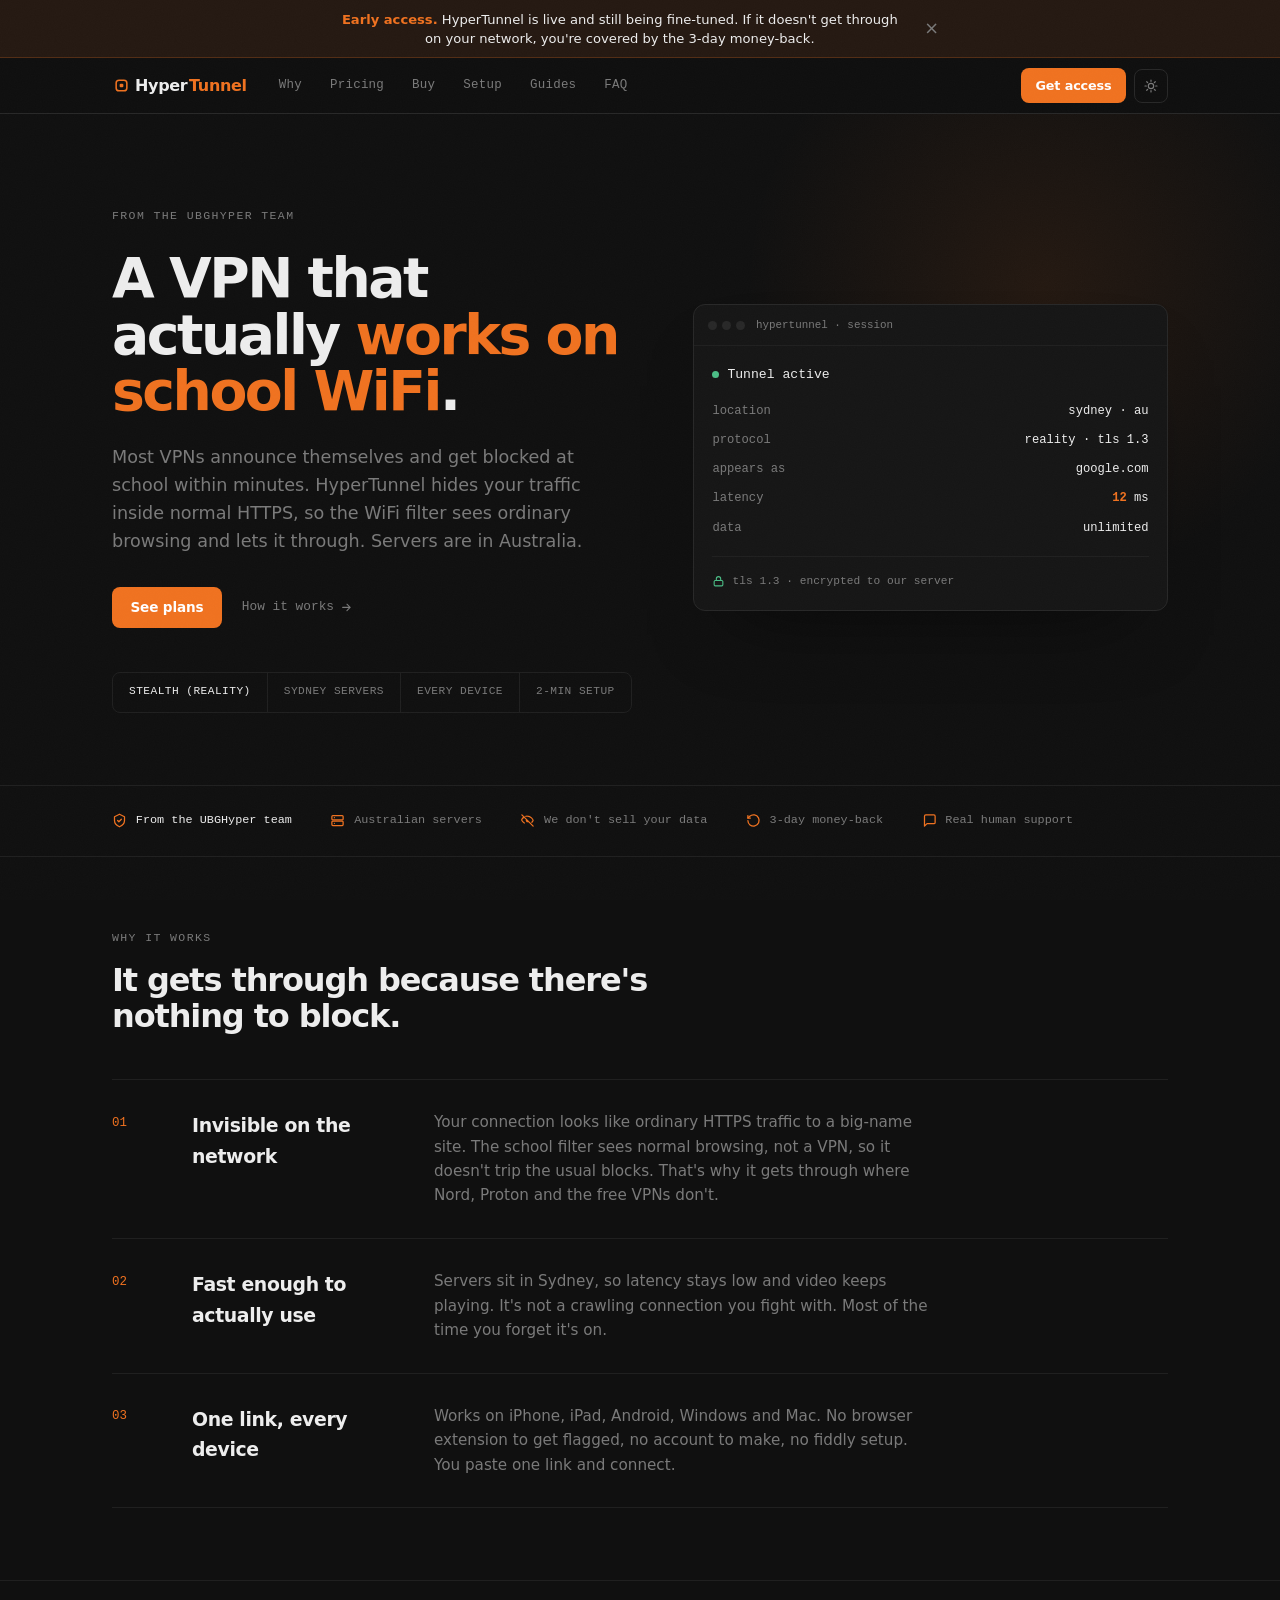
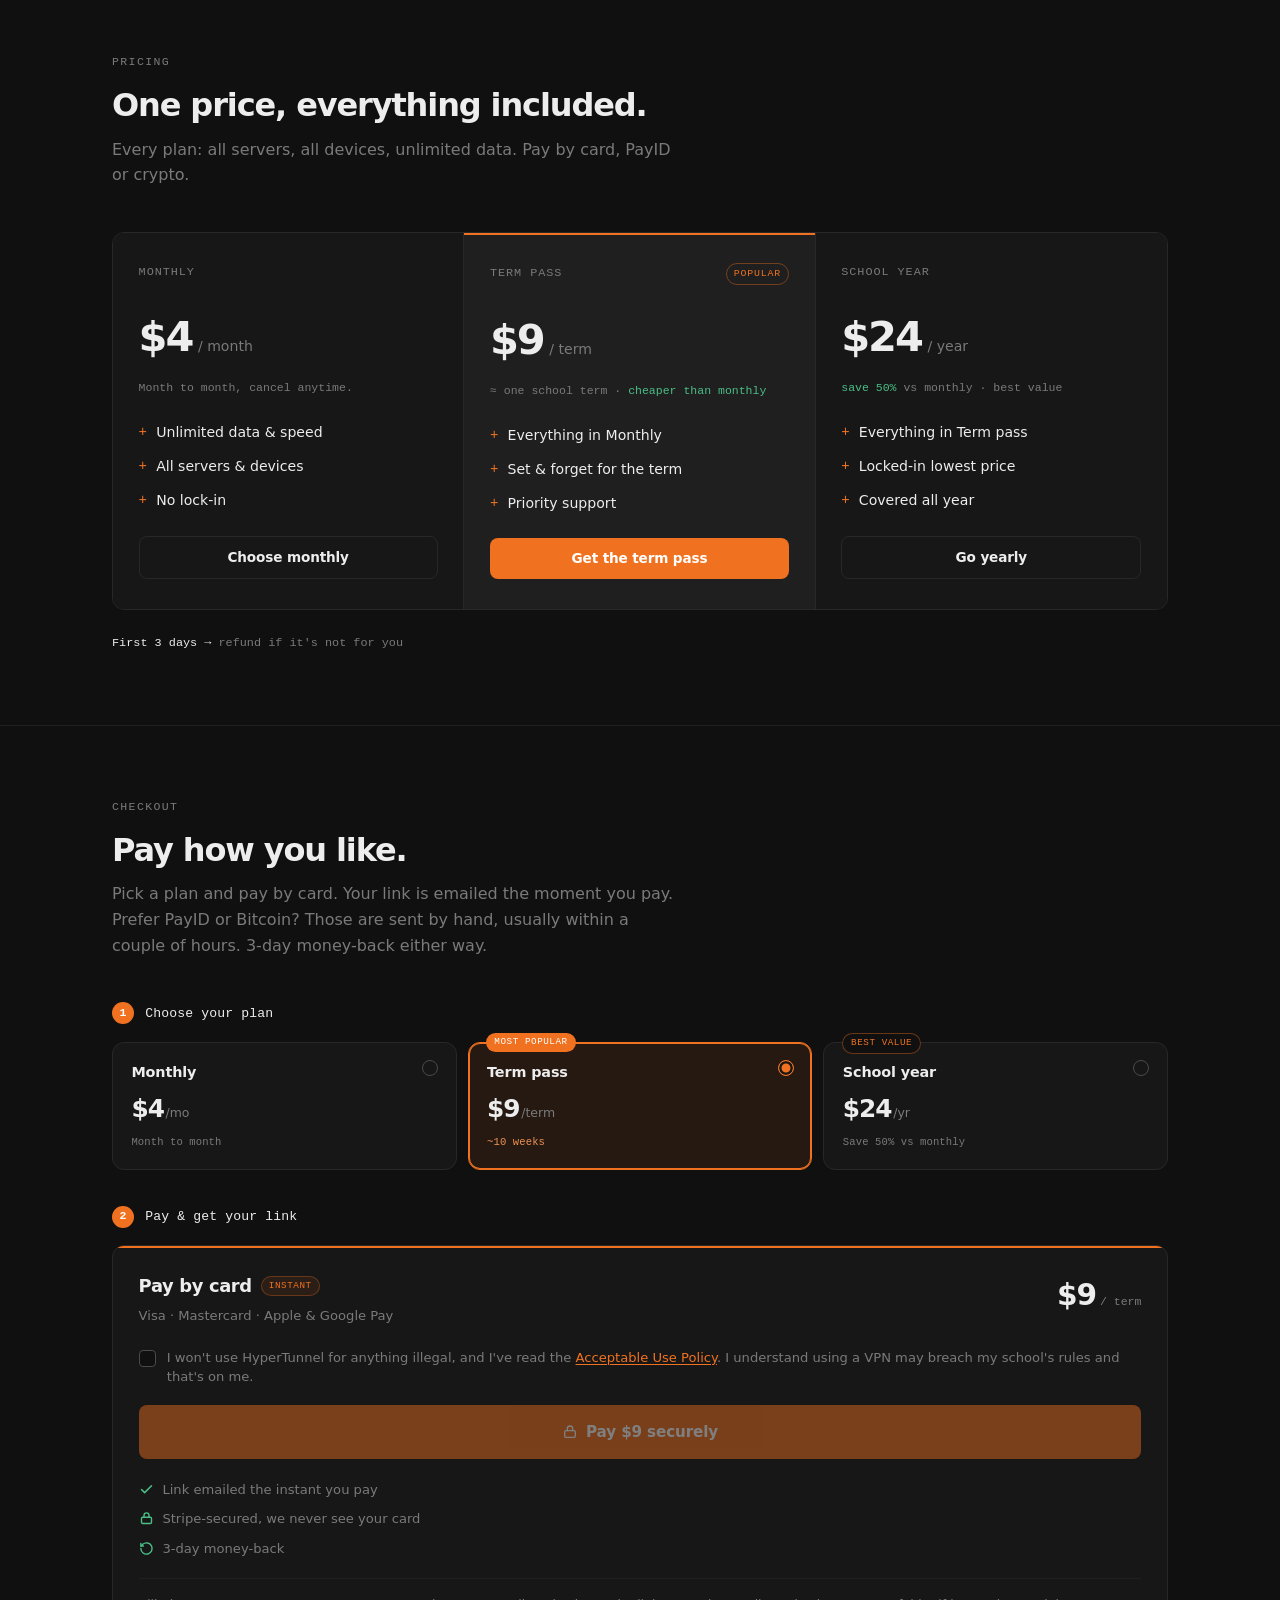
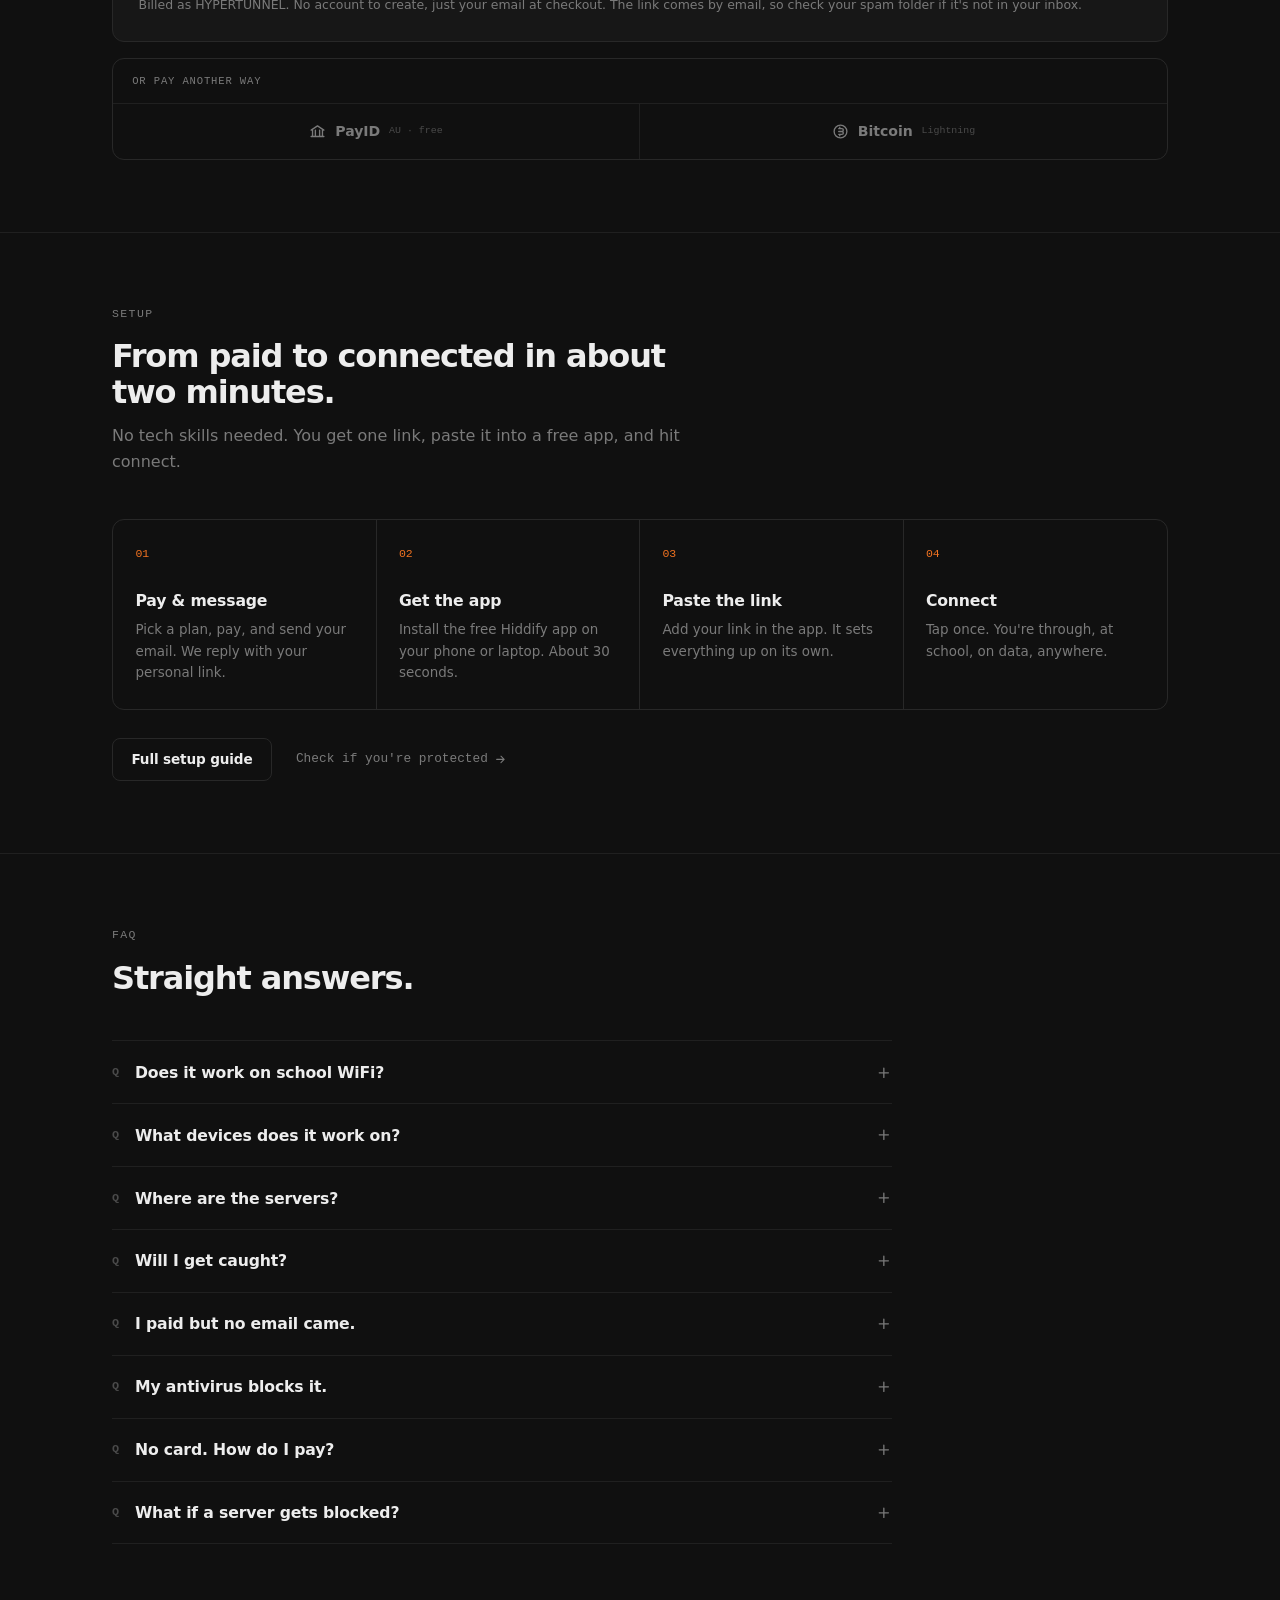
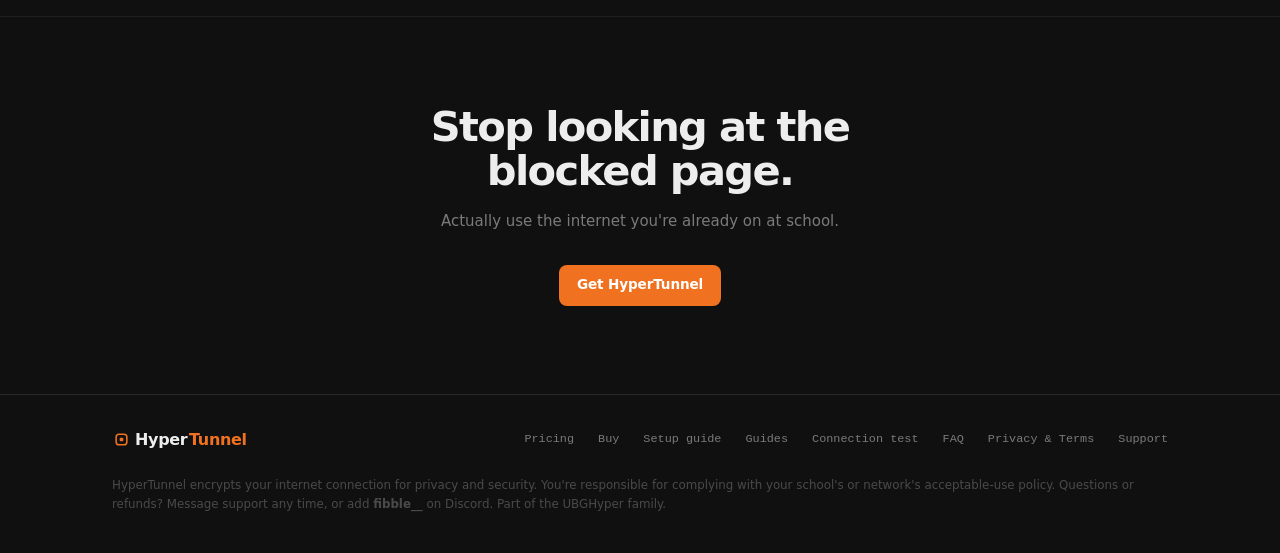
<file: index.html>
<!DOCTYPE html>
<html lang="en" data-theme="dark">
<head>
<meta charset="UTF-8">
<meta name="viewport" content="width=device-width,initial-scale=1.0">
<meta http-equiv="Content-Security-Policy" content="default-src 'self'; base-uri 'self'; object-src 'none'; script-src 'self' https://www.googletagmanager.com; style-src 'self' 'unsafe-inline' https://fonts.googleapis.com; font-src https://fonts.gstatic.com; img-src 'self' data: https://www.google-analytics.com https://www.googletagmanager.com; connect-src 'self' https://www.google-analytics.com https://*.google-analytics.com https://*.analytics.google.com https://www.googletagmanager.com; form-action 'self'; upgrade-insecure-requests">
<meta name="referrer" content="strict-origin-when-cross-origin">
<title>HyperTunnel: a VPN that works on school WiFi</title>
<meta name="description" content="HyperTunnel is a private VPN with Australian servers that gets past school WiFi filters, the ones that block Nord, Proton and the free VPNs. Works on iPhone, Android, Windows and Mac. Setup takes about two minutes.">
<meta name="keywords" content="vpn for school wifi, vpn that works on school wifi, unblock school wifi, school vpn, vpn for chromebook school, get past school filter">
<meta name="robots" content="index,follow">
<meta name="theme-color" content="#f07220">
<!-- Site URL: https://hypertunnel.github.io/ (used by canonical + Open Graph below) -->
<link rel="canonical" href="https://hypertunnel.github.io/">

<!-- icon -->
<link rel="icon" href="favicon.svg" type="image/svg+xml">
<link rel="apple-touch-icon" href="favicon.svg">

<!-- social -->
<meta property="og:type" content="website">
<meta property="og:site_name" content="HyperTunnel">
<meta property="og:url" content="https://hypertunnel.github.io/">
<meta property="og:title" content="HyperTunnel: a VPN that works on school WiFi">
<meta property="og:description" content="A private VPN with Australian servers that gets past school WiFi filters when the usual VPNs are blocked. Any phone or laptop, set up in about two minutes.">
<meta property="og:image" content="https://hypertunnel.github.io/favicon.svg">
<meta name="twitter:card" content="summary">
<meta name="twitter:title" content="HyperTunnel: a VPN that works on school WiFi">
<meta name="twitter:description" content="Gets past school WiFi filters when Nord, Proton and free VPNs are blocked. Any phone or laptop, set up in about two minutes.">
<meta name="twitter:image" content="https://hypertunnel.github.io/favicon.svg">

<script type="application/ld+json">
{
  "@context": "https://schema.org",
  "@type": "Product",
  "name": "HyperTunnel VPN",
  "description": "A private VPN with Australian servers that gets past school WiFi filters. Works on iPhone, Android, Windows and Mac.",
  "brand": { "@type": "Brand", "name": "HyperTunnel" },
  "offers": [
    { "@type": "Offer", "name": "Monthly", "price": "4.00", "priceCurrency": "AUD", "availability": "https://schema.org/InStock" },
    { "@type": "Offer", "name": "Term pass", "price": "9.00", "priceCurrency": "AUD", "availability": "https://schema.org/InStock" },
    { "@type": "Offer", "name": "School year", "price": "24.00", "priceCurrency": "AUD", "availability": "https://schema.org/InStock" }
  ]
}
</script>
<script type="application/ld+json">
{
  "@context": "https://schema.org",
  "@type": "FAQPage",
  "mainEntity": [
    { "@type": "Question", "name": "Does it work on school WiFi?", "acceptedAnswer": { "@type": "Answer", "text": "Yes. Your traffic looks like normal encrypted browsing, so filters that block regular VPNs usually don't detect it. It's been tested on Australian school networks." } },
    { "@type": "Question", "name": "What devices does it work on?", "acceptedAnswer": { "@type": "Answer", "text": "iPhone, iPad, Android, Windows and Mac. Locked-down school Chromebooks that block installs can't run any VPN, so use your own phone on the school WiFi instead." } },
    { "@type": "Question", "name": "How do I pay without a card?", "acceptedAnswer": { "@type": "Answer", "text": "Card is fastest and the link is emailed automatically. PayID from any Australian bank app and Bitcoin over Lightning also work, sent by hand within a couple of hours." } }
  ]
}
</script>

<!-- ============================================================
     LIVE — taking real payments. Prices and Stripe links live in script.js (PLANS).
     Change them there, never here: every amount on this page is rewritten from PLANS
     at load, so the price shown always matches the link that gets charged.
     Amounts must also exist (in cents) in PLAN_DAYS in automation/worker.js, or the
     buyer silently gets the 30-day fallback instead of the plan they paid for.
     Still outstanding:
       FILL:PAYID · the adult's PayID — the PayID panel is broken until this is set
       FILL:STRIPE · href fallback on the card button; only shown if script.js fails
     ============================================================ -->

<link rel="preconnect" href="https://fonts.googleapis.com">
<link rel="preconnect" href="https://fonts.gstatic.com" crossorigin>
<link rel="stylesheet" href="https://fonts.googleapis.com/css2?family=Inter:wght@400;500;600;700;800&family=JetBrains+Mono:wght@400;500;600&display=swap">

<!-- ?v= is a cache-buster. GitHub Pages sends Cache-Control: max-age=600 on every file
     independently, so without this a returning visitor can get a NEW index.html (new
     prices) alongside a STALE cached script.js (old prices + old Payment Links) — which
     is how a customer once saw $2 and got charged $5.
     BUMP THIS whenever script.js or styles.css changes — format YYYYMMDD + 2-digit
     sequence, so several deploys in one day each get a distinct value. Reusing a value
     after changing a file leaves visitors on the stale copy for up to 10 minutes. -->
<link rel="stylesheet" href="styles.css?v=2026072806">

<!-- Google Analytics (GA4) -->
<script async src="https://www.googletagmanager.com/gtag/js?id=G-HCM57K1ZP2"></script>
<script src="analytics.js" defer></script>
</head>
<body>

<div class="devbar" id="devbar">
  <span><b>Early access.</b> HyperTunnel is live and still being fine-tuned. If it doesn't get through on your network, you're covered by the 3-day money-back.</span>
  <button class="devbar-x" id="devbarX" type="button" aria-label="Dismiss notice">&times;</button>
</div>

<nav>
  <div class="nav-in">
    <a href="#top" class="logo"><svg class="logo-mark" viewBox="0 0 512 512" width="19" height="19" aria-hidden="true"><rect x="112" y="112" width="288" height="288" rx="78" fill="none" stroke="currentColor" stroke-width="42"/><rect x="206" y="206" width="100" height="100" rx="30" fill="currentColor"/></svg> Hyper<b>Tunnel</b></a>
    <div class="nav-links" id="navLinks">
      <a href="#why">Why</a>
      <a href="#pricing">Pricing</a>
      <a href="#checkout">Buy</a>
      <a href="#setup">Setup</a>
      <a href="guides.html">Guides</a>
      <a href="#faq">FAQ</a>
    </div>
    <div class="nav-right">
      <a href="#pricing" class="btn btn-sm">Get access</a>
      <button class="icon-btn" id="themeToggle" aria-label="Toggle theme">
        <svg viewBox="0 0 24 24" fill="none" stroke="currentColor" stroke-width="1.8" stroke-linecap="round" stroke-linejoin="round" width="16" height="16"><circle cx="12" cy="12" r="4"/><path d="M12 3v2M12 19v2M5.6 5.6l1.4 1.4M17 17l1.4 1.4M3 12h2M19 12h2M5.6 18.4l1.4-1.4M17 7l1.4-1.4"/></svg>
      </button>
      <button class="icon-btn nav-hamburger" id="hamburger" aria-label="Menu">
        <svg viewBox="0 0 24 24" fill="none" stroke="currentColor" stroke-width="1.8" stroke-linecap="round" width="16" height="16"><path d="M3 6h18M3 12h18M3 18h18"/></svg>
      </button>
    </div>
  </div>
</nav>

<main id="top">

  <!-- HERO -->
  <section class="hero">
    <div class="wrap">
      <div class="hero-grid">
        <div class="hero-copy">
          <span class="kicker hero-kicker rise d1">From the UBGHyper team</span>
          <h1 class="rise d2">A VPN that actually <em>works on school WiFi</em>.</h1>
          <p class="hero-sub rise d3">Most VPNs announce themselves and get blocked at school within minutes. HyperTunnel hides your traffic inside normal HTTPS, so the WiFi filter sees ordinary browsing and lets it through. Servers are in Australia.</p>
          <div class="hero-cta rise d4">
            <a href="#pricing" class="btn">See plans</a>
            <a href="#why" class="tlink">How it works <svg class="icon" viewBox="0 0 24 24" fill="none" stroke="currentColor" stroke-width="2" stroke-linecap="round" stroke-linejoin="round" width="14" height="14"><path d="M5 12h14M13 6l6 6-6 6"/></svg></a>
          </div>
          <div class="spec rise d5">
            <span><b>Stealth (Reality)</b></span>
            <span>Sydney servers</span>
            <span>Every device</span>
            <span>2-min setup</span>
          </div>
        </div>
        <div class="hero-card rise d4" aria-hidden="true">
          <div class="hc-tunnel"><i></i><i></i><i></i></div>
          <div class="hc">
            <div class="hc-bar"><i></i><i></i><i></i><span>hypertunnel · session</span></div>
            <div class="hc-body">
              <div class="hc-status"><span class="hc-live"></span> Tunnel active</div>
              <div class="hc-rows">
                <div class="r"><span class="k">location</span><span class="v">sydney · au</span></div>
                <div class="r"><span class="k">protocol</span><span class="v">reality · tls 1.3</span></div>
                <div class="r"><span class="k">appears as</span><span class="v">google.com</span></div>
                <div class="r"><span class="k">latency</span><span class="v"><b>12</b> ms</span></div>
                <div class="r"><span class="k">data</span><span class="v">unlimited</span></div>
              </div>
              <div class="hc-foot"><svg viewBox="0 0 24 24" fill="none" stroke="currentColor" stroke-width="2" stroke-linecap="round" stroke-linejoin="round"><rect x="4" y="10" width="16" height="10" rx="2"/><path d="M8 10V7a4 4 0 0 1 8 0v3"/></svg> tls 1.3 · encrypted to our server</div>
            </div>
          </div>
        </div>
      </div>
    </div>
  </section>

  <!-- TRUST -->
  <section class="trust">
    <div class="wrap">
      <div class="trust-in">
        <span class="t"><svg viewBox="0 0 24 24" fill="none" stroke="currentColor" stroke-width="2" stroke-linecap="round" stroke-linejoin="round"><path d="M12 2l8 4v6c0 5-3.5 8-8 10-4.5-2-8-5-8-10V6z"/><path d="M9 12l2 2 4-4"/></svg> <b>From the UBGHyper team</b></span>
        <span class="t"><svg viewBox="0 0 24 24" fill="none" stroke="currentColor" stroke-width="2" stroke-linecap="round" stroke-linejoin="round"><rect x="3" y="4" width="18" height="7" rx="1.5"/><rect x="3" y="13" width="18" height="7" rx="1.5"/><path d="M7 7.5h.01M7 16.5h.01"/></svg> Australian servers</span>
        <span class="t"><svg viewBox="0 0 24 24" fill="none" stroke="currentColor" stroke-width="2" stroke-linecap="round" stroke-linejoin="round"><path d="M3 3l18 18M10.6 10.6a2 2 0 0 0 2.8 2.8"/><path d="M9.4 5.2A9.7 9.7 0 0 1 12 5c5 0 9 5 9 7a12 12 0 0 1-2 2.8M6.6 6.6C4 8 2 11 3 12c0 0 1.5 2.5 4 4"/></svg> We don't sell your data</span>
        <span class="t"><svg viewBox="0 0 24 24" fill="none" stroke="currentColor" stroke-width="2" stroke-linecap="round" stroke-linejoin="round"><path d="M3 12a9 9 0 1 0 3-6.7L3 8"/><path d="M3 4v4h4"/></svg> 3-day money-back</span>
        <span class="t"><svg viewBox="0 0 24 24" fill="none" stroke="currentColor" stroke-width="2" stroke-linecap="round" stroke-linejoin="round"><path d="M21 15a2 2 0 0 1-2 2H8l-4 4V5a2 2 0 0 1 2-2h13a2 2 0 0 1 2 2z"/></svg> Real human support</span>
      </div>
    </div>
  </section>

  <!-- WHY -->
  <section class="sec" id="why">
    <div class="wrap">
      <div class="sec-head">
        <span class="kicker">Why it works</span>
        <h2>It gets through because there's nothing to block.</h2>
      </div>
      <div class="rows">
        <div class="row">
          <div class="rn">01</div>
          <h3>Invisible on the network</h3>
          <p>Your connection looks like ordinary HTTPS traffic to a big-name site. The school filter sees normal browsing, not a VPN, so it doesn't trip the usual blocks. That's why it gets through where Nord, Proton and the free VPNs don't.</p>
        </div>
        <div class="row">
          <div class="rn">02</div>
          <h3>Fast enough to actually use</h3>
          <p>Servers sit in Sydney, so latency stays low and video keeps playing. It's not a crawling connection you fight with. Most of the time you forget it's on.</p>
        </div>
        <div class="row">
          <div class="rn">03</div>
          <h3>One link, every device</h3>
          <p>Works on iPhone, iPad, Android, Windows and Mac. No browser extension to get flagged, no account to make, no fiddly setup. You paste one link and connect.</p>
        </div>
      </div>
    </div>
  </section>

  <!-- PRICING -->
  <section class="sec" id="pricing">
    <div class="wrap">
      <div class="sec-head">
        <span class="kicker">Pricing</span>
        <h2>One price, everything included.</h2>
        <p>Every plan: all servers, all devices, unlimited data. Pay by card, PayID or crypto.</p>
      </div>
      <div class="plans">
        <div class="plan">
          <div class="plan-top"><span class="plan-name">Monthly</span></div>
          <div class="plan-price"><span class="amt" data-price-for="monthly">$4</span><span class="per">/ month</span></div>
          <div class="plan-note">Month to month, cancel anytime.</div>
          <ul>
            <li>Unlimited data &amp; speed</li>
            <li>All servers &amp; devices</li>
            <li>No lock-in</li>
          </ul>
          <a href="#checkout" class="btn btn-line btn-block" data-plan-key="monthly">Choose monthly</a>
        </div>
        <div class="plan feat">
          <div class="plan-top"><span class="plan-name">Term pass</span><span class="plan-pop">Popular</span></div>
          <div class="plan-price"><span class="amt" data-price-for="term">$9</span><span class="per">/ term</span></div>
          <div class="plan-note">≈ one school term · <span class="save">cheaper than monthly</span></div>
          <ul>
            <li>Everything in Monthly</li>
            <li>Set &amp; forget for the term</li>
            <li>Priority support</li>
          </ul>
          <a href="#checkout" class="btn btn-block" data-plan-key="term">Get the term pass</a>
        </div>
        <div class="plan">
          <div class="plan-top"><span class="plan-name">School year</span></div>
          <div class="plan-price"><span class="amt" data-price-for="year">$24</span><span class="per">/ year</span></div>
          <div class="plan-note"><span class="save">save 50%</span> vs monthly · best value</div>
          <ul>
            <li>Everything in Term pass</li>
            <li>Locked-in lowest price</li>
            <li>Covered all year</li>
          </ul>
          <a href="#checkout" class="btn btn-line btn-block" data-plan-key="year">Go yearly</a>
        </div>
      </div>
      <div class="pricing-note">
        <span><b>First 3 days →</b> refund if it's not for you</span>
      </div>
    </div>
  </section>

  <!-- CHECKOUT -->
  <section class="sec" id="checkout">
    <div class="wrap">
      <div class="sec-head">
        <span class="kicker">Checkout</span>
        <h2>Pay how you like.</h2>
        <p>Pick a plan and pay by card. Your link is emailed the moment you pay. Prefer PayID or Bitcoin? Those are sent by hand, usually within a couple of hours. 3-day money-back either way.</p>
      </div>

      <div class="pay">
        <!-- STEP 1 — plan -->
        <div class="pay-step">
          <div class="pay-step-h"><span class="pay-num">1</span> Choose your plan</div>
          <div class="pay-plans" id="payPlans" role="radiogroup" aria-label="Choose a plan">
            <button class="pay-plan" data-plan-key="monthly" role="radio" aria-checked="false">
              <span class="pp-check" aria-hidden="true"></span>
              <span class="pp-name">Monthly</span>
              <span class="pp-price"><span data-price-for="monthly">$4</span><span class="pp-per">/mo</span></span>
              <span class="pp-sub">Month to month</span>
            </button>
            <button class="pay-plan on" data-plan-key="term" role="radio" aria-checked="true">
              <span class="pp-tag">Most popular</span>
              <span class="pp-check" aria-hidden="true"></span>
              <span class="pp-name">Term pass</span>
              <span class="pp-price"><span data-price-for="term">$9</span><span class="pp-per">/term</span></span>
              <span class="pp-sub">~10 weeks</span>
            </button>
            <button class="pay-plan" data-plan-key="year" role="radio" aria-checked="false">
              <span class="pp-tag alt">Best value</span>
              <span class="pp-check" aria-hidden="true"></span>
              <span class="pp-name">School year</span>
              <span class="pp-price"><span data-price-for="year">$24</span><span class="pp-per">/yr</span></span>
              <span class="pp-sub">Save 50% vs monthly</span>
            </button>
          </div>
        </div>

        <!-- STEP 2 — pay -->
        <div class="pay-step">
          <div class="pay-step-h"><span class="pay-num">2</span> Pay &amp; get your link</div>

          <!-- Primary: card -->
          <div class="pay-card">
            <div class="pay-card-top">
              <div class="pay-card-id">
                <div class="pay-card-title">Pay by card <span class="pay-chip">Instant</span></div>
                <div class="pay-card-sub">Visa · Mastercard · Apple &amp; Google&nbsp;Pay</div>
              </div>
              <div class="pay-total"><span class="pay-total-amt" id="payTotal">$9</span><span class="pay-total-per" id="payPer">/ term</span></div>
            </div>
            <label class="agree" for="agree">
              <input type="checkbox" id="agree">
              <span>I won't use HyperTunnel for anything illegal, and I've read the <a href="legal.html#acceptable-use" target="_blank" rel="noopener">Acceptable Use Policy</a>. I understand using a VPN may breach my school's rules and that's on me.</span>
            </label>
            <a href="FILL:STRIPE" target="_blank" rel="noopener" class="btn btn-block pay-btn" id="stripe-btn">
              <svg viewBox="0 0 24 24" fill="none" stroke="currentColor" stroke-width="2" stroke-linecap="round" stroke-linejoin="round" width="16" height="16"><rect x="4" y="10" width="16" height="10" rx="2"/><path d="M8 10V7a4 4 0 0 1 8 0v3"/></svg>
              <span>Pay $<span class="ckamt">6</span> securely</span>
            </a>
            <div class="pay-trust">
              <span><svg viewBox="0 0 24 24" fill="none" stroke="currentColor" stroke-width="2.4" stroke-linecap="round" stroke-linejoin="round"><path d="M20 6L9 17l-5-5"/></svg> Link emailed the instant you pay</span>
              <span><svg viewBox="0 0 24 24" fill="none" stroke="currentColor" stroke-width="2.2" stroke-linecap="round" stroke-linejoin="round"><rect x="4" y="10" width="16" height="10" rx="2"/><path d="M8 10V7a4 4 0 0 1 8 0v3"/></svg> Stripe-secured, we never see your card</span>
              <span><svg viewBox="0 0 24 24" fill="none" stroke="currentColor" stroke-width="2.2" stroke-linecap="round" stroke-linejoin="round"><path d="M3 12a9 9 0 1 0 3-6.7L3 8"/><path d="M3 4v4h4"/></svg> 3-day money-back</span>
            </div>
            <p class="pay-fine">Billed as HYPERTUNNEL. No account to create, just your email at checkout. The link comes by email, so check your spam folder if it's not in your inbox.</p>
          </div>

          <!-- Secondary: other ways -->
          <div class="pay-alt">
            <div class="pay-alt-head">Or pay another way</div>
            <div class="pay-alt-tabs" role="tablist">
              <button class="pay-alt-tab" data-pane="payid" role="tab" aria-expanded="false">
                <svg viewBox="0 0 24 24" fill="none" stroke="currentColor" stroke-width="1.9" stroke-linecap="round" stroke-linejoin="round"><path d="M3 10l9-6 9 6M5 10v9M19 10v9M9 10v9M15 10v9M3 19h18"/></svg>
                PayID <span class="pay-alt-note">AU · free</span>
              </button>
              <button class="pay-alt-tab" data-pane="crypto" role="tab" aria-expanded="false">
                <svg viewBox="0 0 24 24" fill="none" stroke="currentColor" stroke-width="1.9" stroke-linecap="round" stroke-linejoin="round"><circle cx="12" cy="12" r="9"/><path d="M9.5 8H14a2 2 0 0 1 0 4H9.5m0 0H14a2 2 0 0 1 0 4H9.5m1.5-10v2m0 8v2"/></svg>
                Bitcoin <span class="pay-alt-note">Lightning</span>
              </button>
            </div>

            <!-- PayID (manual) -->
            <div class="pay-alt-body" id="pane-payid" hidden>
              <p class="co-desc">In your bank app: <b>Pay Someone → PayID</b> and send <b>$<span class="ckamt">6</span></b> to:</p>
              <div class="field"><span class="fl">PayID</span><span class="fv" id="v-payid">FILL:PAYID</span><button class="copy" data-copy="v-payid">Copy</button></div>
              <ol class="co-steps">
                <li>Send exactly <b>$<span class="ckamt">6</span></b>.</li>
                <li>Put <b>your email</b> in the payment description.</li>
                <li>Hit <b>I've paid</b> and send us the reference.</li>
              </ol>
              <div class="co-cta"><a href="#" class="btn btn-line" id="cta-payid">I've paid, send my link</a></div>
              <p class="co-fine">Australian bank apps only. PayID transfers can't be reversed, so double-check the amount. Manual method: we send the link by hand, usually within a couple of hours. Check your spam folder for it.</p>
            </div>

            <!-- Bitcoin / Lightning (manual) -->
            <div class="pay-alt-body" id="pane-crypto" hidden>
              <p class="co-desc">Send <b>$<span class="ckamt">6</span></b> worth of Bitcoin over the <b>Lightning Network</b> to this address, then tap “I've paid”:</p>
              <div class="field"><span class="fl">BTC · Lightning</span><span class="fv" id="v-btc">duebuddy247@walletofsatoshi.com</span><button class="copy" data-copy="v-btc">Copy</button></div>
              <div class="co-cta"><a href="#" class="btn btn-line" id="cta-crypto">I've paid, send my link</a></div>
              <p class="co-fine">This is a Lightning address (Wallet of Satoshi). Pay from any Lightning wallet and include your email with the payment. Manual method: we send the link by hand, usually within a couple of hours. Check your spam folder for it.</p>
            </div>
          </div>
        </div>
      </div>
    </div>
  </section>

  <!-- SETUP -->
  <section class="sec" id="setup">
    <div class="wrap">
      <div class="sec-head">
        <span class="kicker">Setup</span>
        <h2>From paid to connected in about two minutes.</h2>
        <p>No tech skills needed. You get one link, paste it into a free app, and hit connect.</p>
      </div>
      <div class="setup-grid">
        <div class="su"><div class="sn">01</div><h4>Pay &amp; message</h4><p>Pick a plan, pay, and send your email. We reply with your personal link.</p></div>
        <div class="su"><div class="sn">02</div><h4>Get the app</h4><p>Install the free Hiddify app on your phone or laptop. About 30 seconds.</p></div>
        <div class="su"><div class="sn">03</div><h4>Paste the link</h4><p>Add your link in the app. It sets everything up on its own.</p></div>
        <div class="su"><div class="sn">04</div><h4>Connect</h4><p>Tap once. You're through, at school, on data, anywhere.</p></div>
      </div>
      <div class="setup-cta">
        <a href="setup.html" class="btn btn-line">Full setup guide</a>
        <a href="test.html" class="tlink">Check if you're protected <svg class="icon" viewBox="0 0 24 24" fill="none" stroke="currentColor" stroke-width="2" stroke-linecap="round" stroke-linejoin="round" width="14" height="14"><path d="M5 12h14M13 6l6 6-6 6"/></svg></a>
      </div>
    </div>
  </section>

  <!-- FAQ -->
  <section class="sec" id="faq">
    <div class="wrap">
      <div class="sec-head">
        <span class="kicker">FAQ</span>
        <h2>Straight answers.</h2>
      </div>
      <div class="faq">
        <details class="qa"><summary><span class="qn">Q</span> Does it work on school WiFi? <svg class="chev icon" viewBox="0 0 24 24" fill="none" stroke="currentColor" stroke-width="2" stroke-linecap="round" width="15" height="15"><path d="M12 5v14M5 12h14"/></svg></summary><div class="a">Yes, that's what it's built for. Your traffic looks like normal encrypted browsing, so filters that block regular VPNs usually don't detect it. It's been tested on Australian school networks. <a href="vpn-blocked-at-school.html" style="color:var(--accent)">Here's how the filters actually work</a>.</div></details>
        <details class="qa"><summary><span class="qn">Q</span> What devices does it work on? <svg class="chev icon" viewBox="0 0 24 24" fill="none" stroke="currentColor" stroke-width="2" stroke-linecap="round" width="15" height="15"><path d="M12 5v14M5 12h14"/></svg></summary><div class="a">iPhone, iPad, Android, Windows and Mac. It runs best on your own phone or a personal laptop. Heavily locked-down school Chromebooks that block installs can't run any VPN at all, so that's a device limit, not ours. <a href="school-chromebook-vpn.html" style="color:var(--accent)">More on Chromebooks here</a>.</div></details>
        <details class="qa"><summary><span class="qn">Q</span> Where are the servers? <svg class="chev icon" viewBox="0 0 24 24" fill="none" stroke="currentColor" stroke-width="2" stroke-linecap="round" width="15" height="15"><path d="M12 5v14M5 12h14"/></svg></summary><div class="a">All of them are in Australia, in Sydney right now. That keeps latency low if you're in AU, and it's why your connection shows up as an Australian IP once you're on.</div></details>
        <details class="qa"><summary><span class="qn">Q</span> Will I get caught? <svg class="chev icon" viewBox="0 0 24 24" fill="none" stroke="currentColor" stroke-width="2" stroke-linecap="round" width="15" height="15"><path d="M12 5v14M5 12h14"/></svg></summary><div class="a">Your connection is encrypted and looks like ordinary HTTPS, so there's nothing obvious to flag. Using a VPN can still break your school's acceptable-use policy, though. That's between you and your school, so use it responsibly.</div></details>
        <details class="qa"><summary><span class="qn">Q</span> I paid but no email came. <svg class="chev icon" viewBox="0 0 24 24" fill="none" stroke="currentColor" stroke-width="2" stroke-linecap="round" width="15" height="15"><path d="M12 5v14M5 12h14"/></svg></summary><div class="a">Check your spam or junk folder first, the link email lands there sometimes. Still nothing after a bit? Message us with the email you ordered under and we'll resend it.</div></details>
        <details class="qa"><summary><span class="qn">Q</span> My antivirus blocks it. <svg class="chev icon" viewBox="0 0 24 24" fill="none" stroke="currentColor" stroke-width="2" stroke-linecap="round" width="15" height="15"><path d="M12 5v14M5 12h14"/></svg></summary><div class="a">Antivirus with HTTPS or web scanning (Bitdefender, Kaspersky, ESET, Avast) can get in the way of the tunnel. Turn off <code>Encrypted / SSL web scan</code>, or add the app to its exceptions. Message us if you want a hand.</div></details>
        <details class="qa"><summary><span class="qn">Q</span> No card. How do I pay? <svg class="chev icon" viewBox="0 0 24 24" fill="none" stroke="currentColor" stroke-width="2" stroke-linecap="round" width="15" height="15"><path d="M12 5v14M5 12h14"/></svg></summary><div class="a">Card is fastest, the link is emailed automatically the moment you pay. No card? PayID from any Australian bank app and Bitcoin over Lightning both work too, and we send those by hand within a couple of hours.</div></details>
        <details class="qa"><summary><span class="qn">Q</span> What if a server gets blocked? <svg class="chev icon" viewBox="0 0 24 24" fill="none" stroke="currentColor" stroke-width="2" stroke-linecap="round" width="15" height="15"><path d="M12 5v14M5 12h14"/></svg></summary><div class="a">Message us and we'll rotate servers and send a fresh link, usually the same day. Your subscription keeps running, so there's nothing to re-buy.</div></details>
      </div>
    </div>
  </section>

  <!-- CLOSING -->
  <section class="closing">
    <div class="wrap">
      <h2>Stop looking at the blocked page.</h2>
      <p>Actually use the internet you're already on at school.</p>
      <a href="#pricing" class="btn">Get HyperTunnel</a>
    </div>
  </section>

</main>

<footer>
  <div class="foot-in">
    <span class="logo"><svg class="logo-mark" viewBox="0 0 512 512" width="19" height="19" aria-hidden="true"><rect x="112" y="112" width="288" height="288" rx="78" fill="none" stroke="currentColor" stroke-width="42"/><rect x="206" y="206" width="100" height="100" rx="30" fill="currentColor"/></svg> Hyper<b>Tunnel</b></span>
    <div class="foot-links">
      <a href="#pricing">Pricing</a>
      <a href="#checkout">Buy</a>
      <a href="setup.html">Setup guide</a>
      <a href="guides.html">Guides</a>
      <a href="test.html">Connection test</a>
      <a href="#faq">FAQ</a>
      <a href="legal.html">Privacy &amp; Terms</a>
      <a href="#" id="foot-support">Support</a>
    </div>
  </div>
  <p class="foot-fine">HyperTunnel encrypts your internet connection for privacy and security. You're responsible for complying with your school's or network's acceptable-use policy. Questions or refunds? Message support any time, or add <b>fibble__</b> on Discord. Part of the UBGHyper family.</p>
</footer>

<script src="script.js?v=2026072806" defer></script>
</body>
</html>
</file>
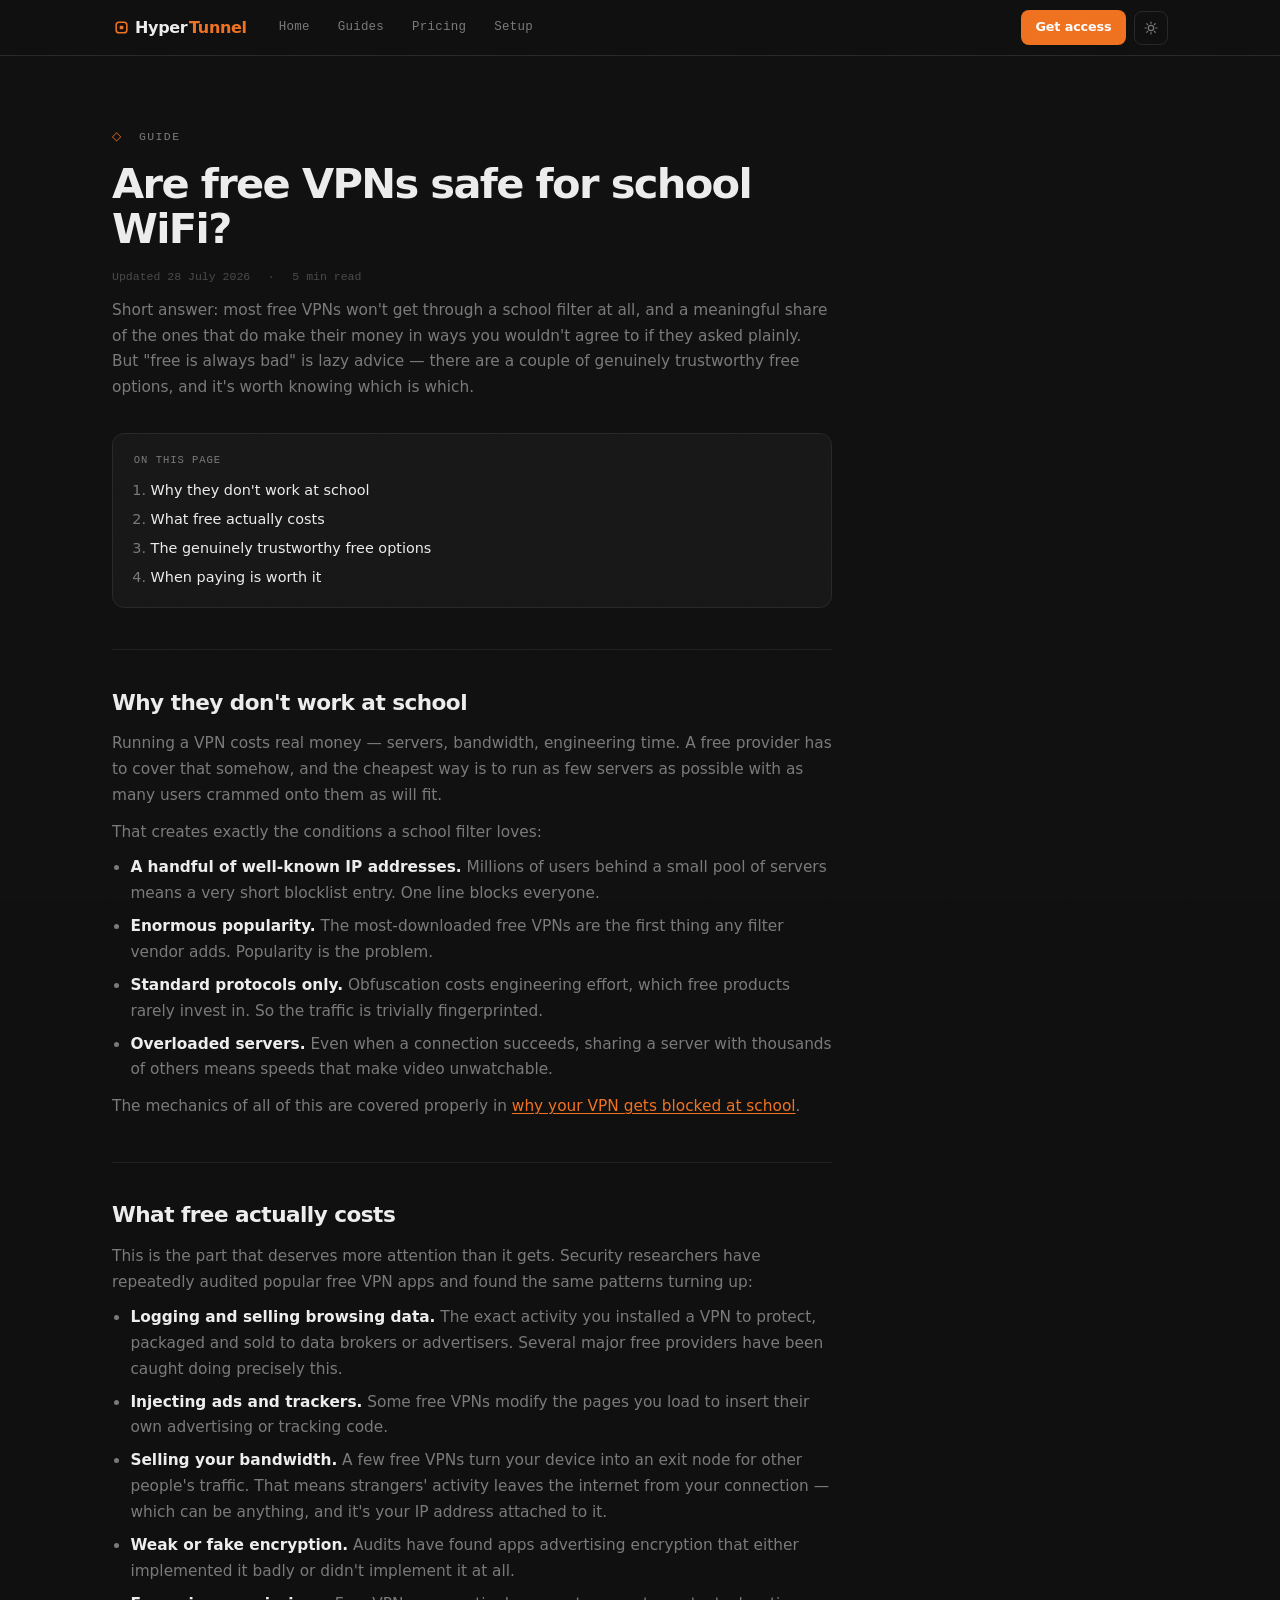
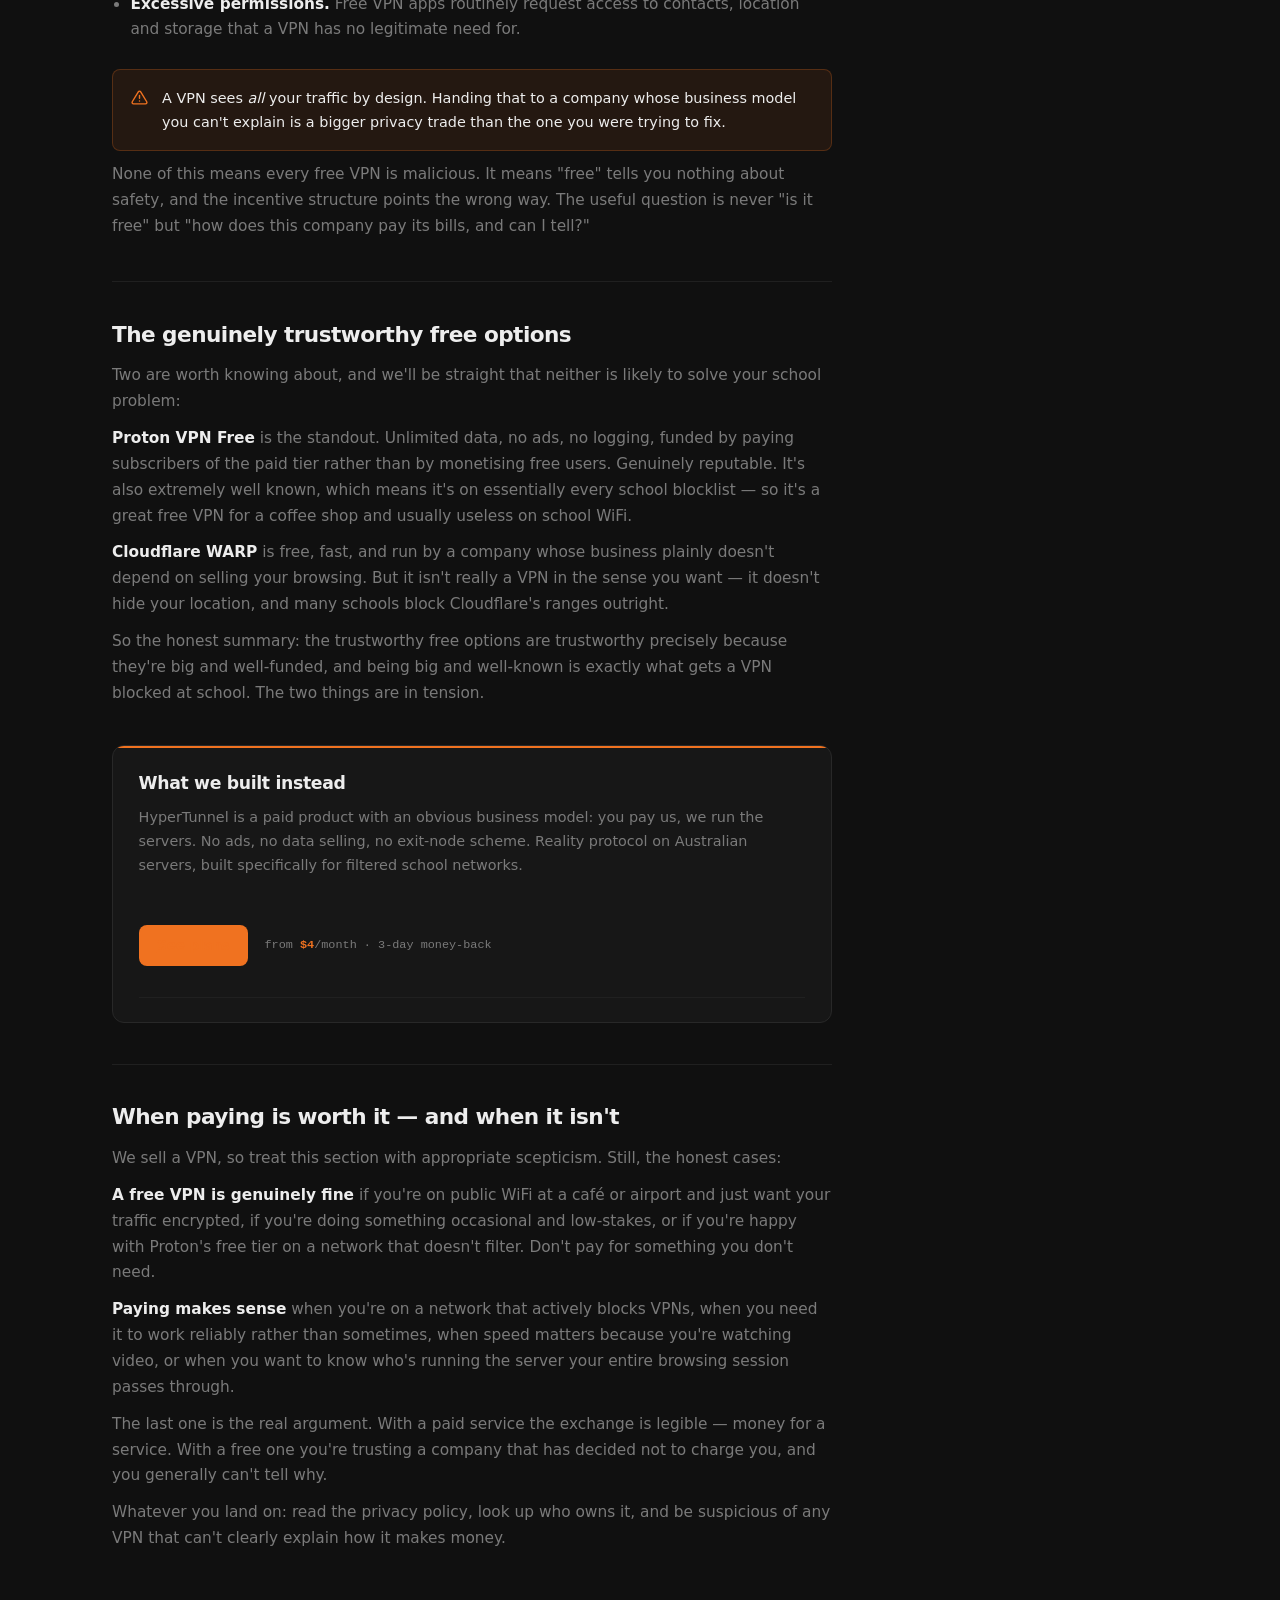
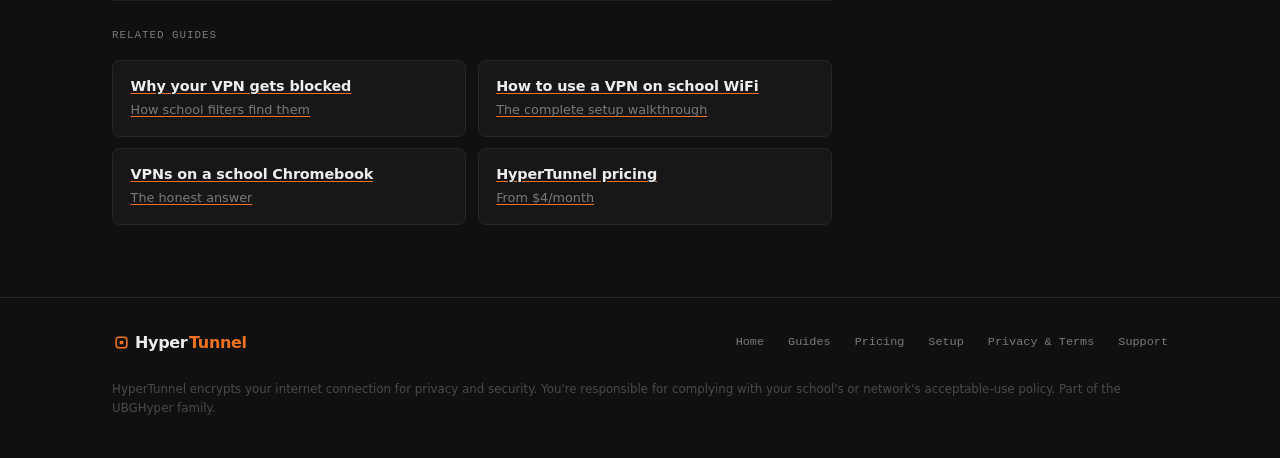
<file: free-vpn-school-wifi.html>
<!DOCTYPE html>
<html lang="en" data-theme="dark">
<head>
<meta charset="UTF-8">
<meta name="viewport" content="width=device-width,initial-scale=1.0">
<meta http-equiv="Content-Security-Policy" content="default-src 'self'; base-uri 'self'; object-src 'none'; script-src 'self' https://www.googletagmanager.com; style-src 'self' 'unsafe-inline' https://fonts.googleapis.com; font-src https://fonts.gstatic.com; img-src 'self' data: https://www.google-analytics.com https://www.googletagmanager.com; connect-src 'self' https://www.google-analytics.com https://*.google-analytics.com https://*.analytics.google.com https://www.googletagmanager.com; form-action 'self'; upgrade-insecure-requests">
<meta name="referrer" content="strict-origin-when-cross-origin">
<title>Are Free VPNs Safe for School WiFi? What You Actually Pay With</title>
<meta name="description" content="Free VPNs rarely work on school WiFi, and the ones that do often fund themselves by selling your data. Here's what the research found, what free actually costs, and when a free VPN is genuinely fine.">
<meta name="robots" content="index,follow">
<meta name="theme-color" content="#f07220">
<link rel="canonical" href="https://hypertunnel.github.io/free-vpn-school-wifi.html">
<link rel="icon" href="favicon.svg" type="image/svg+xml">
<link rel="apple-touch-icon" href="favicon.svg">

<meta property="og:type" content="article">
<meta property="og:site_name" content="HyperTunnel">
<meta property="og:url" content="https://hypertunnel.github.io/free-vpn-school-wifi.html">
<meta property="og:title" content="Are Free VPNs Safe for School WiFi?">
<meta property="og:description" content="Why free VPNs rarely work on school networks, and what you're really paying with when they do.">
<meta property="og:image" content="https://hypertunnel.github.io/favicon.svg">
<meta name="twitter:card" content="summary">
<meta name="twitter:title" content="Are Free VPNs Safe for School WiFi?">
<meta name="twitter:description" content="Why free VPNs rarely work on school networks, and what you're really paying with.">
<meta name="twitter:image" content="https://hypertunnel.github.io/favicon.svg">

<script type="application/ld+json">
{
  "@context": "https://schema.org",
  "@type": "Article",
  "headline": "Are Free VPNs Safe for School WiFi? What You Actually Pay With",
  "description": "Why free VPNs rarely work on school networks, the privacy trade-offs involved, and when free is genuinely fine.",
  "datePublished": "2026-07-28",
  "dateModified": "2026-07-28",
  "author": { "@type": "Organization", "name": "HyperTunnel" },
  "publisher": { "@type": "Organization", "name": "HyperTunnel" },
  "mainEntityOfPage": { "@type": "WebPage", "@id": "https://hypertunnel.github.io/free-vpn-school-wifi.html" }
}
</script>

<link rel="preconnect" href="https://fonts.googleapis.com">
<link rel="preconnect" href="https://fonts.gstatic.com" crossorigin>
<link rel="stylesheet" href="https://fonts.googleapis.com/css2?family=Inter:wght@400;500;600;700;800&family=JetBrains+Mono:wght@400;500;600&display=swap">
<link rel="stylesheet" href="styles.css?v=2026072806">

<script async src="https://www.googletagmanager.com/gtag/js?id=G-HCM57K1ZP2"></script>
<script src="analytics.js" defer></script>
</head>
<body>

<nav>
  <div class="nav-in">
    <a href="index.html" class="logo"><svg class="logo-mark" viewBox="0 0 512 512" width="19" height="19" aria-hidden="true"><rect x="112" y="112" width="288" height="288" rx="78" fill="none" stroke="currentColor" stroke-width="42"/><rect x="206" y="206" width="100" height="100" rx="30" fill="currentColor"/></svg> Hyper<b>Tunnel</b></a>
    <div class="nav-links" id="navLinks">
      <a href="index.html">Home</a>
      <a href="guides.html">Guides</a>
      <a href="index.html#pricing">Pricing</a>
      <a href="setup.html">Setup</a>
    </div>
    <div class="nav-right">
      <a href="index.html#pricing" class="btn btn-sm">Get access</a>
      <button class="icon-btn" id="themeToggle" aria-label="Toggle theme" type="button">
        <svg viewBox="0 0 24 24" fill="none" stroke="currentColor" stroke-width="1.8" stroke-linecap="round" stroke-linejoin="round" width="16" height="16"><circle cx="12" cy="12" r="4"/><path d="M12 3v2M12 19v2M5.6 5.6l1.4 1.4M17 17l1.4 1.4M3 12h2M19 12h2M5.6 18.4l1.4-1.4M17 7l1.4-1.4"/></svg>
      </button>
    </div>
  </div>
</nav>

<main>
<section class="sec" style="border-top:none">
  <div class="wrap">
    <article class="post">
      <span class="kicker"><span class="i">◇</span> &nbsp;Guide</span>
      <h1>Are free VPNs safe for school WiFi?</h1>
      <div class="post-meta"><span>Updated 28 July 2026</span><span>·</span><span>5 min read</span></div>
      <p class="post-lead">Short answer: most free VPNs won't get through a school filter at all, and a meaningful share of the ones that do make their money in ways you wouldn't agree to if they asked plainly. But "free is always bad" is lazy advice — there are a couple of genuinely trustworthy free options, and it's worth knowing which is which.</p>

      <div class="toc">
        <div class="toc-h">On this page</div>
        <ol>
          <li><a href="#why-fail">Why they don't work at school</a></li>
          <li><a href="#cost">What free actually costs</a></li>
          <li><a href="#legit">The genuinely trustworthy free options</a></li>
          <li><a href="#worth">When paying is worth it</a></li>
        </ol>
      </div>

      <h2 id="why-fail">Why they don't work at school</h2>
      <p>Running a VPN costs real money — servers, bandwidth, engineering time. A free provider has to cover that somehow, and the cheapest way is to run as few servers as possible with as many users crammed onto them as will fit.</p>
      <p>That creates exactly the conditions a school filter loves:</p>
      <ul>
        <li><strong>A handful of well-known IP addresses.</strong> Millions of users behind a small pool of servers means a very short blocklist entry. One line blocks everyone.</li>
        <li><strong>Enormous popularity.</strong> The most-downloaded free VPNs are the first thing any filter vendor adds. Popularity is the problem.</li>
        <li><strong>Standard protocols only.</strong> Obfuscation costs engineering effort, which free products rarely invest in. So the traffic is trivially fingerprinted.</li>
        <li><strong>Overloaded servers.</strong> Even when a connection succeeds, sharing a server with thousands of others means speeds that make video unwatchable.</li>
      </ul>
      <p>The mechanics of all of this are covered properly in <a href="vpn-blocked-at-school.html">why your VPN gets blocked at school</a>.</p>

      <h2 id="cost">What free actually costs</h2>
      <p>This is the part that deserves more attention than it gets. Security researchers have repeatedly audited popular free VPN apps and found the same patterns turning up:</p>
      <ul>
        <li><strong>Logging and selling browsing data.</strong> The exact activity you installed a VPN to protect, packaged and sold to data brokers or advertisers. Several major free providers have been caught doing precisely this.</li>
        <li><strong>Injecting ads and trackers.</strong> Some free VPNs modify the pages you load to insert their own advertising or tracking code.</li>
        <li><strong>Selling your bandwidth.</strong> A few free VPNs turn your device into an exit node for other people's traffic. That means strangers' activity leaves the internet from your connection — which can be anything, and it's your IP address attached to it.</li>
        <li><strong>Weak or fake encryption.</strong> Audits have found apps advertising encryption that either implemented it badly or didn't implement it at all.</li>
        <li><strong>Excessive permissions.</strong> Free VPN apps routinely request access to contacts, location and storage that a VPN has no legitimate need for.</li>
      </ul>

      <div class="tldr">
        <svg viewBox="0 0 24 24" fill="none" stroke="currentColor" stroke-width="2" stroke-linecap="round" stroke-linejoin="round"><path d="M12 9v4M12 17h.01M10.3 3.9 1.8 18a2 2 0 0 0 1.7 3h17a2 2 0 0 0 1.7-3L13.7 3.9a2 2 0 0 0-3.4 0z"/></svg>
        <p>A VPN sees <em>all</em> your traffic by design. Handing that to a company whose business model you can't explain is a bigger privacy trade than the one you were trying to fix.</p>
      </div>
      <p>None of this means every free VPN is malicious. It means "free" tells you nothing about safety, and the incentive structure points the wrong way. The useful question is never "is it free" but "how does this company pay its bills, and can I tell?"</p>

      <h2 id="legit">The genuinely trustworthy free options</h2>
      <p>Two are worth knowing about, and we'll be straight that neither is likely to solve your school problem:</p>
      <p><strong>Proton VPN Free</strong> is the standout. Unlimited data, no ads, no logging, funded by paying subscribers of the paid tier rather than by monetising free users. Genuinely reputable. It's also extremely well known, which means it's on essentially every school blocklist — so it's a great free VPN for a coffee shop and usually useless on school WiFi.</p>
      <p><strong>Cloudflare WARP</strong> is free, fast, and run by a company whose business plainly doesn't depend on selling your browsing. But it isn't really a VPN in the sense you want — it doesn't hide your location, and many schools block Cloudflare's ranges outright.</p>
      <p>So the honest summary: the trustworthy free options are trustworthy precisely because they're big and well-funded, and being big and well-known is exactly what gets a VPN blocked at school. The two things are in tension.</p>

      <div class="post-cta">
        <h4>What we built instead</h4>
        <p>HyperTunnel is a paid product with an obvious business model: you pay us, we run the servers. No ads, no data selling, no exit-node scheme. Reality protocol on Australian servers, built specifically for filtered school networks.</p>
        <div class="row">
          <a href="index.html#pricing" class="btn">See plans</a>
          <span class="from">from <b>$4</b>/month · 3-day money-back</span>
        </div>
      </div>

      <h2 id="worth">When paying is worth it — and when it isn't</h2>
      <p>We sell a VPN, so treat this section with appropriate scepticism. Still, the honest cases:</p>
      <p><strong>A free VPN is genuinely fine</strong> if you're on public WiFi at a café or airport and just want your traffic encrypted, if you're doing something occasional and low-stakes, or if you're happy with Proton's free tier on a network that doesn't filter. Don't pay for something you don't need.</p>
      <p><strong>Paying makes sense</strong> when you're on a network that actively blocks VPNs, when you need it to work reliably rather than sometimes, when speed matters because you're watching video, or when you want to know who's running the server your entire browsing session passes through.</p>
      <p>The last one is the real argument. With a paid service the exchange is legible — money for a service. With a free one you're trusting a company that has decided not to charge you, and you generally can't tell why.</p>
      <p>Whatever you land on: read the privacy policy, look up who owns it, and be suspicious of any VPN that can't clearly explain how it makes money.</p>

      <div class="related">
        <div class="related-h">Related guides</div>
        <div class="related-grid">
          <a class="related-card" href="vpn-blocked-at-school.html"><span>Why your VPN gets blocked</span><em>How school filters find them</em></a>
          <a class="related-card" href="vpn-school-wifi-guide.html"><span>How to use a VPN on school WiFi</span><em>The complete setup walkthrough</em></a>
          <a class="related-card" href="school-chromebook-vpn.html"><span>VPNs on a school Chromebook</span><em>The honest answer</em></a>
          <a class="related-card" href="index.html#pricing"><span>HyperTunnel pricing</span><em>From $4/month</em></a>
        </div>
      </div>
    </article>
  </div>
</section>
</main>

<footer>
  <div class="foot-in">
    <a href="index.html" class="logo"><svg class="logo-mark" viewBox="0 0 512 512" width="19" height="19" aria-hidden="true"><rect x="112" y="112" width="288" height="288" rx="78" fill="none" stroke="currentColor" stroke-width="42"/><rect x="206" y="206" width="100" height="100" rx="30" fill="currentColor"/></svg> Hyper<b>Tunnel</b></a>
    <div class="foot-links">
      <a href="index.html">Home</a>
      <a href="guides.html">Guides</a>
      <a href="index.html#pricing">Pricing</a>
      <a href="setup.html">Setup</a>
      <a href="legal.html">Privacy &amp; Terms</a>
      <a href="#" id="foot-support">Support</a>
    </div>
  </div>
  <p class="foot-fine">HyperTunnel encrypts your internet connection for privacy and security. You're responsible for complying with your school's or network's acceptable-use policy. Part of the UBGHyper family.</p>
</footer>

<script src="legal.js" defer></script>
</body>
</html>
</file>
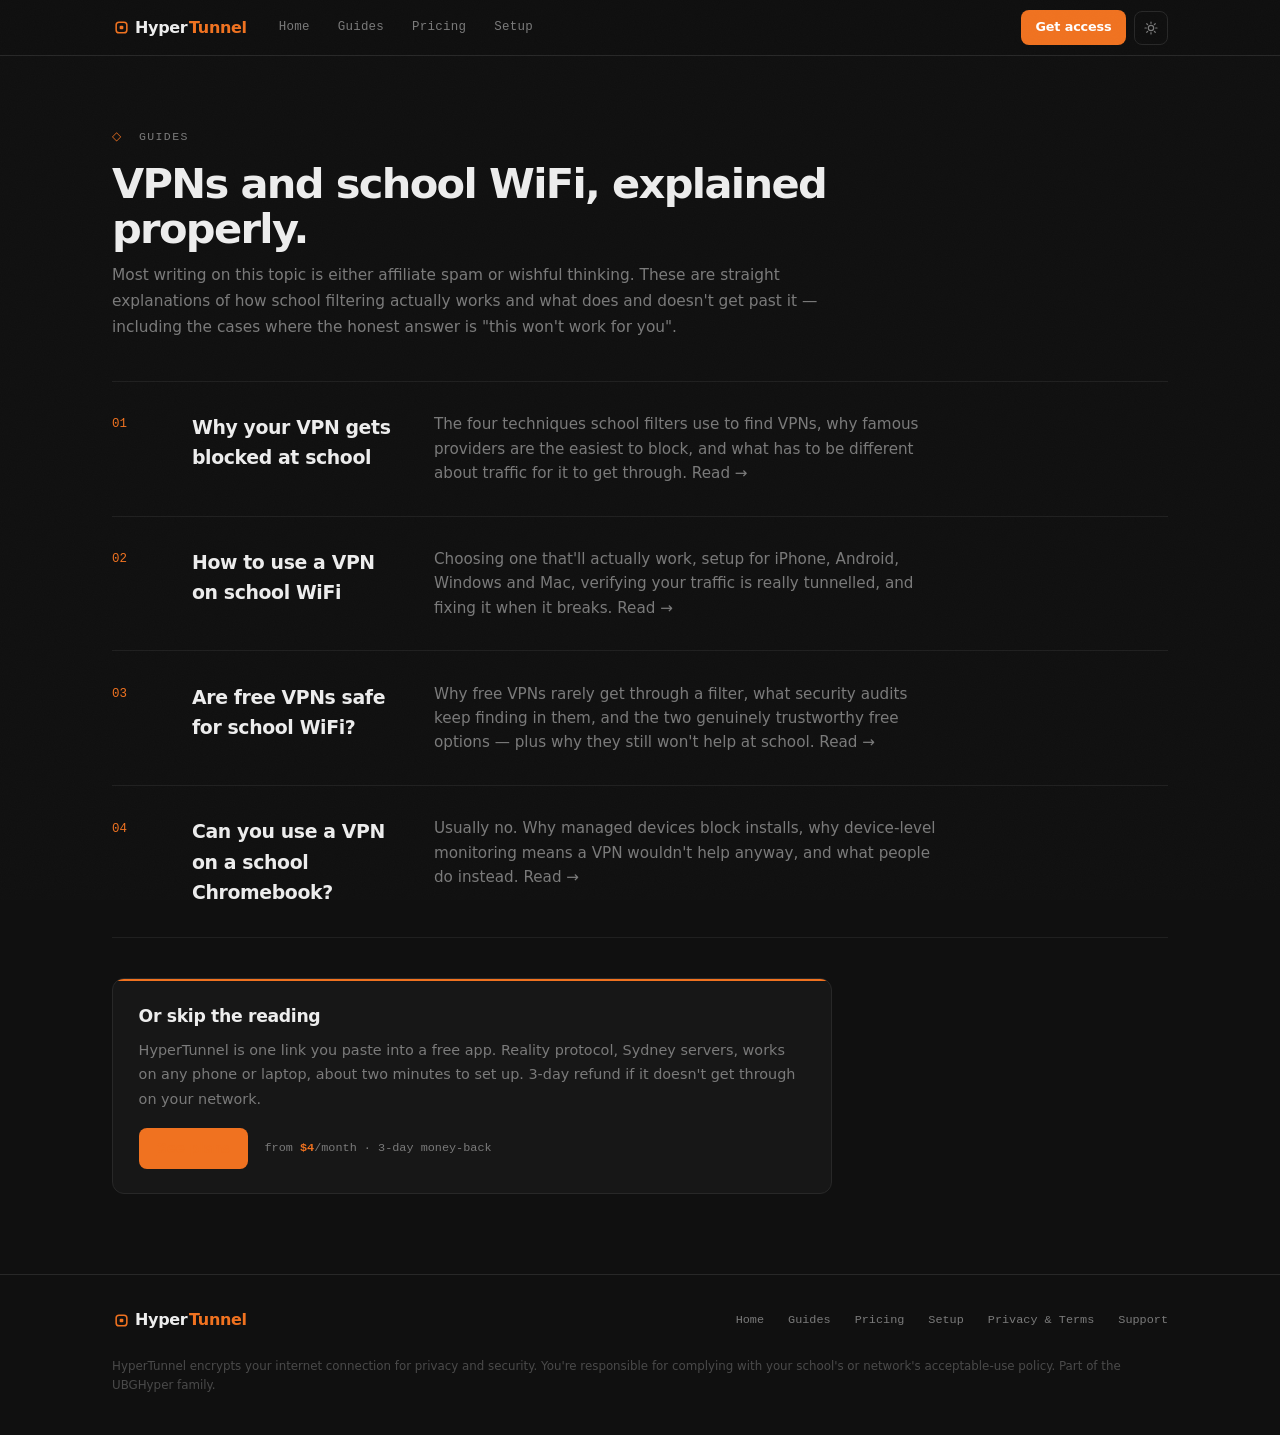
<file: guides.html>
<!DOCTYPE html>
<html lang="en" data-theme="dark">
<head>
<meta charset="UTF-8">
<meta name="viewport" content="width=device-width,initial-scale=1.0">
<meta http-equiv="Content-Security-Policy" content="default-src 'self'; base-uri 'self'; object-src 'none'; script-src 'self' https://www.googletagmanager.com; style-src 'self' 'unsafe-inline' https://fonts.googleapis.com; font-src https://fonts.gstatic.com; img-src 'self' data: https://www.google-analytics.com https://www.googletagmanager.com; connect-src 'self' https://www.google-analytics.com https://*.google-analytics.com https://*.analytics.google.com https://www.googletagmanager.com; form-action 'self'; upgrade-insecure-requests">
<meta name="referrer" content="strict-origin-when-cross-origin">
<title>Guides: VPNs and School WiFi · HyperTunnel</title>
<meta name="description" content="Straight guides to VPNs on school networks: why filters block them, how to set one up on any device, whether free VPNs are safe, and what actually works on a school Chromebook.">
<meta name="robots" content="index,follow">
<meta name="theme-color" content="#f07220">
<link rel="canonical" href="https://hypertunnel.github.io/guides.html">
<link rel="icon" href="favicon.svg" type="image/svg+xml">
<link rel="apple-touch-icon" href="favicon.svg">

<meta property="og:type" content="website">
<meta property="og:site_name" content="HyperTunnel">
<meta property="og:url" content="https://hypertunnel.github.io/guides.html">
<meta property="og:title" content="Guides: VPNs and School WiFi">
<meta property="og:description" content="Straight guides to VPNs on school networks — how filters work, setup on any device, and what's actually true about free VPNs.">
<meta property="og:image" content="https://hypertunnel.github.io/favicon.svg">
<meta name="twitter:card" content="summary">
<meta name="twitter:title" content="Guides: VPNs and School WiFi">
<meta name="twitter:description" content="Straight guides to VPNs on school networks.">
<meta name="twitter:image" content="https://hypertunnel.github.io/favicon.svg">

<link rel="preconnect" href="https://fonts.googleapis.com">
<link rel="preconnect" href="https://fonts.gstatic.com" crossorigin>
<link rel="stylesheet" href="https://fonts.googleapis.com/css2?family=Inter:wght@400;500;600;700;800&family=JetBrains+Mono:wght@400;500;600&display=swap">
<link rel="stylesheet" href="styles.css?v=2026072806">

<script async src="https://www.googletagmanager.com/gtag/js?id=G-HCM57K1ZP2"></script>
<script src="analytics.js" defer></script>
</head>
<body>

<nav>
  <div class="nav-in">
    <a href="index.html" class="logo"><svg class="logo-mark" viewBox="0 0 512 512" width="19" height="19" aria-hidden="true"><rect x="112" y="112" width="288" height="288" rx="78" fill="none" stroke="currentColor" stroke-width="42"/><rect x="206" y="206" width="100" height="100" rx="30" fill="currentColor"/></svg> Hyper<b>Tunnel</b></a>
    <div class="nav-links" id="navLinks">
      <a href="index.html">Home</a>
      <a href="guides.html">Guides</a>
      <a href="index.html#pricing">Pricing</a>
      <a href="setup.html">Setup</a>
    </div>
    <div class="nav-right">
      <a href="index.html#pricing" class="btn btn-sm">Get access</a>
      <button class="icon-btn" id="themeToggle" aria-label="Toggle theme" type="button">
        <svg viewBox="0 0 24 24" fill="none" stroke="currentColor" stroke-width="1.8" stroke-linecap="round" stroke-linejoin="round" width="16" height="16"><circle cx="12" cy="12" r="4"/><path d="M12 3v2M12 19v2M5.6 5.6l1.4 1.4M17 17l1.4 1.4M3 12h2M19 12h2M5.6 18.4l1.4-1.4M17 7l1.4-1.4"/></svg>
      </button>
    </div>
  </div>
</nav>

<main>
<section class="sec" style="border-top:none">
  <div class="wrap">
    <div class="post">
      <span class="kicker"><span class="i">◇</span> &nbsp;Guides</span>
      <h1>VPNs and school WiFi, explained properly.</h1>
      <p class="post-lead">Most writing on this topic is either affiliate spam or wishful thinking. These are straight explanations of how school filtering actually works and what does and doesn't get past it — including the cases where the honest answer is "this won't work for you".</p>
    </div>

    <div class="rows" style="margin-top:2.5rem">
      <div class="row">
        <div class="rn">01</div>
        <h3><a href="vpn-blocked-at-school.html" style="color:inherit">Why your VPN gets blocked at school</a></h3>
        <p>The four techniques school filters use to find VPNs, why famous providers are the easiest to block, and what has to be different about traffic for it to get through. <a href="vpn-blocked-at-school.html">Read →</a></p>
      </div>
      <div class="row">
        <div class="rn">02</div>
        <h3><a href="vpn-school-wifi-guide.html" style="color:inherit">How to use a VPN on school WiFi</a></h3>
        <p>Choosing one that'll actually work, setup for iPhone, Android, Windows and Mac, verifying your traffic is really tunnelled, and fixing it when it breaks. <a href="vpn-school-wifi-guide.html">Read →</a></p>
      </div>
      <div class="row">
        <div class="rn">03</div>
        <h3><a href="free-vpn-school-wifi.html" style="color:inherit">Are free VPNs safe for school WiFi?</a></h3>
        <p>Why free VPNs rarely get through a filter, what security audits keep finding in them, and the two genuinely trustworthy free options — plus why they still won't help at school. <a href="free-vpn-school-wifi.html">Read →</a></p>
      </div>
      <div class="row">
        <div class="rn">04</div>
        <h3><a href="school-chromebook-vpn.html" style="color:inherit">Can you use a VPN on a school Chromebook?</a></h3>
        <p>Usually no. Why managed devices block installs, why device-level monitoring means a VPN wouldn't help anyway, and what people do instead. <a href="school-chromebook-vpn.html">Read →</a></p>
      </div>
    </div>

    <div class="post" style="margin-top:2.5rem">
      <div class="post-cta">
        <h4>Or skip the reading</h4>
        <p>HyperTunnel is one link you paste into a free app. Reality protocol, Sydney servers, works on any phone or laptop, about two minutes to set up. 3-day refund if it doesn't get through on your network.</p>
        <div class="row" style="display:flex;padding:0;border:none">
          <a href="index.html#pricing" class="btn">See plans</a>
          <span class="from">from <b>$4</b>/month · 3-day money-back</span>
        </div>
      </div>
    </div>
  </div>
</section>
</main>

<footer>
  <div class="foot-in">
    <a href="index.html" class="logo"><svg class="logo-mark" viewBox="0 0 512 512" width="19" height="19" aria-hidden="true"><rect x="112" y="112" width="288" height="288" rx="78" fill="none" stroke="currentColor" stroke-width="42"/><rect x="206" y="206" width="100" height="100" rx="30" fill="currentColor"/></svg> Hyper<b>Tunnel</b></a>
    <div class="foot-links">
      <a href="index.html">Home</a>
      <a href="guides.html">Guides</a>
      <a href="index.html#pricing">Pricing</a>
      <a href="setup.html">Setup</a>
      <a href="legal.html">Privacy &amp; Terms</a>
      <a href="#" id="foot-support">Support</a>
    </div>
  </div>
  <p class="foot-fine">HyperTunnel encrypts your internet connection for privacy and security. You're responsible for complying with your school's or network's acceptable-use policy. Part of the UBGHyper family.</p>
</footer>

<script src="legal.js" defer></script>
</body>
</html>
</file>
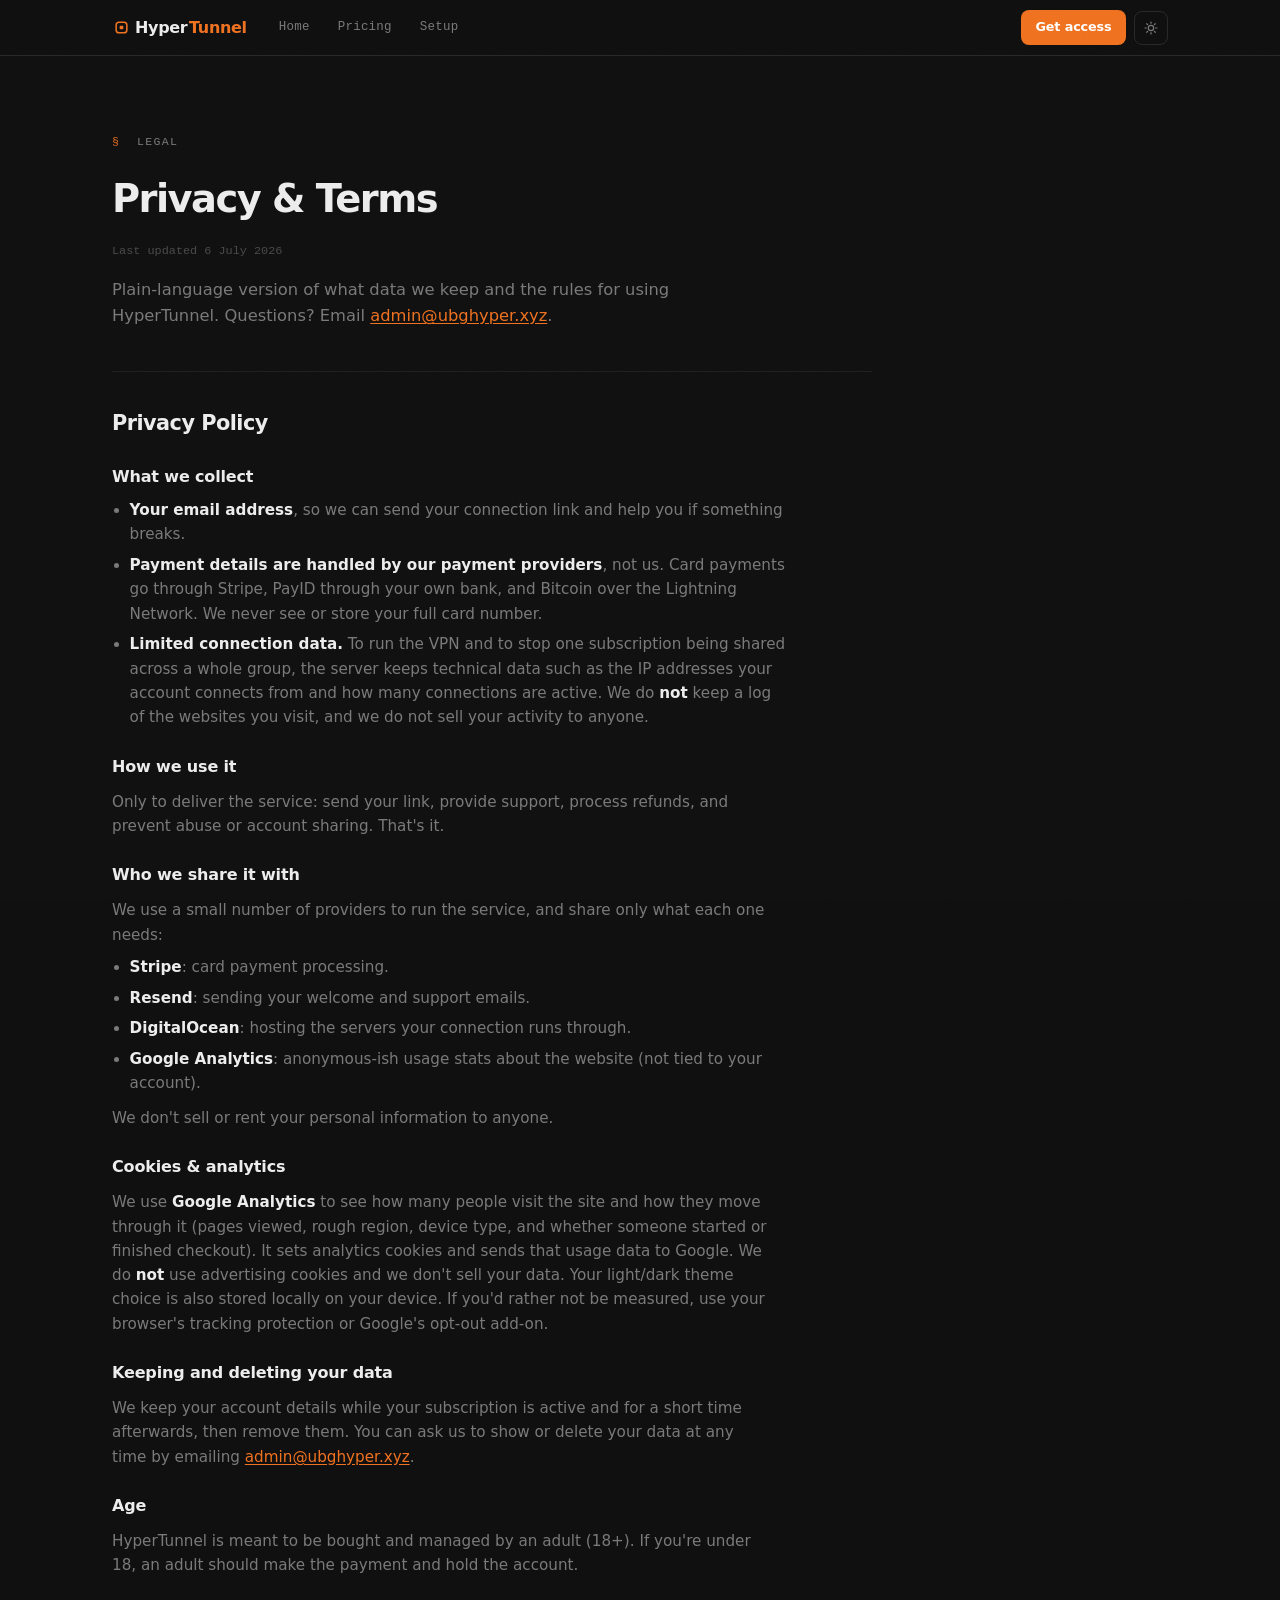
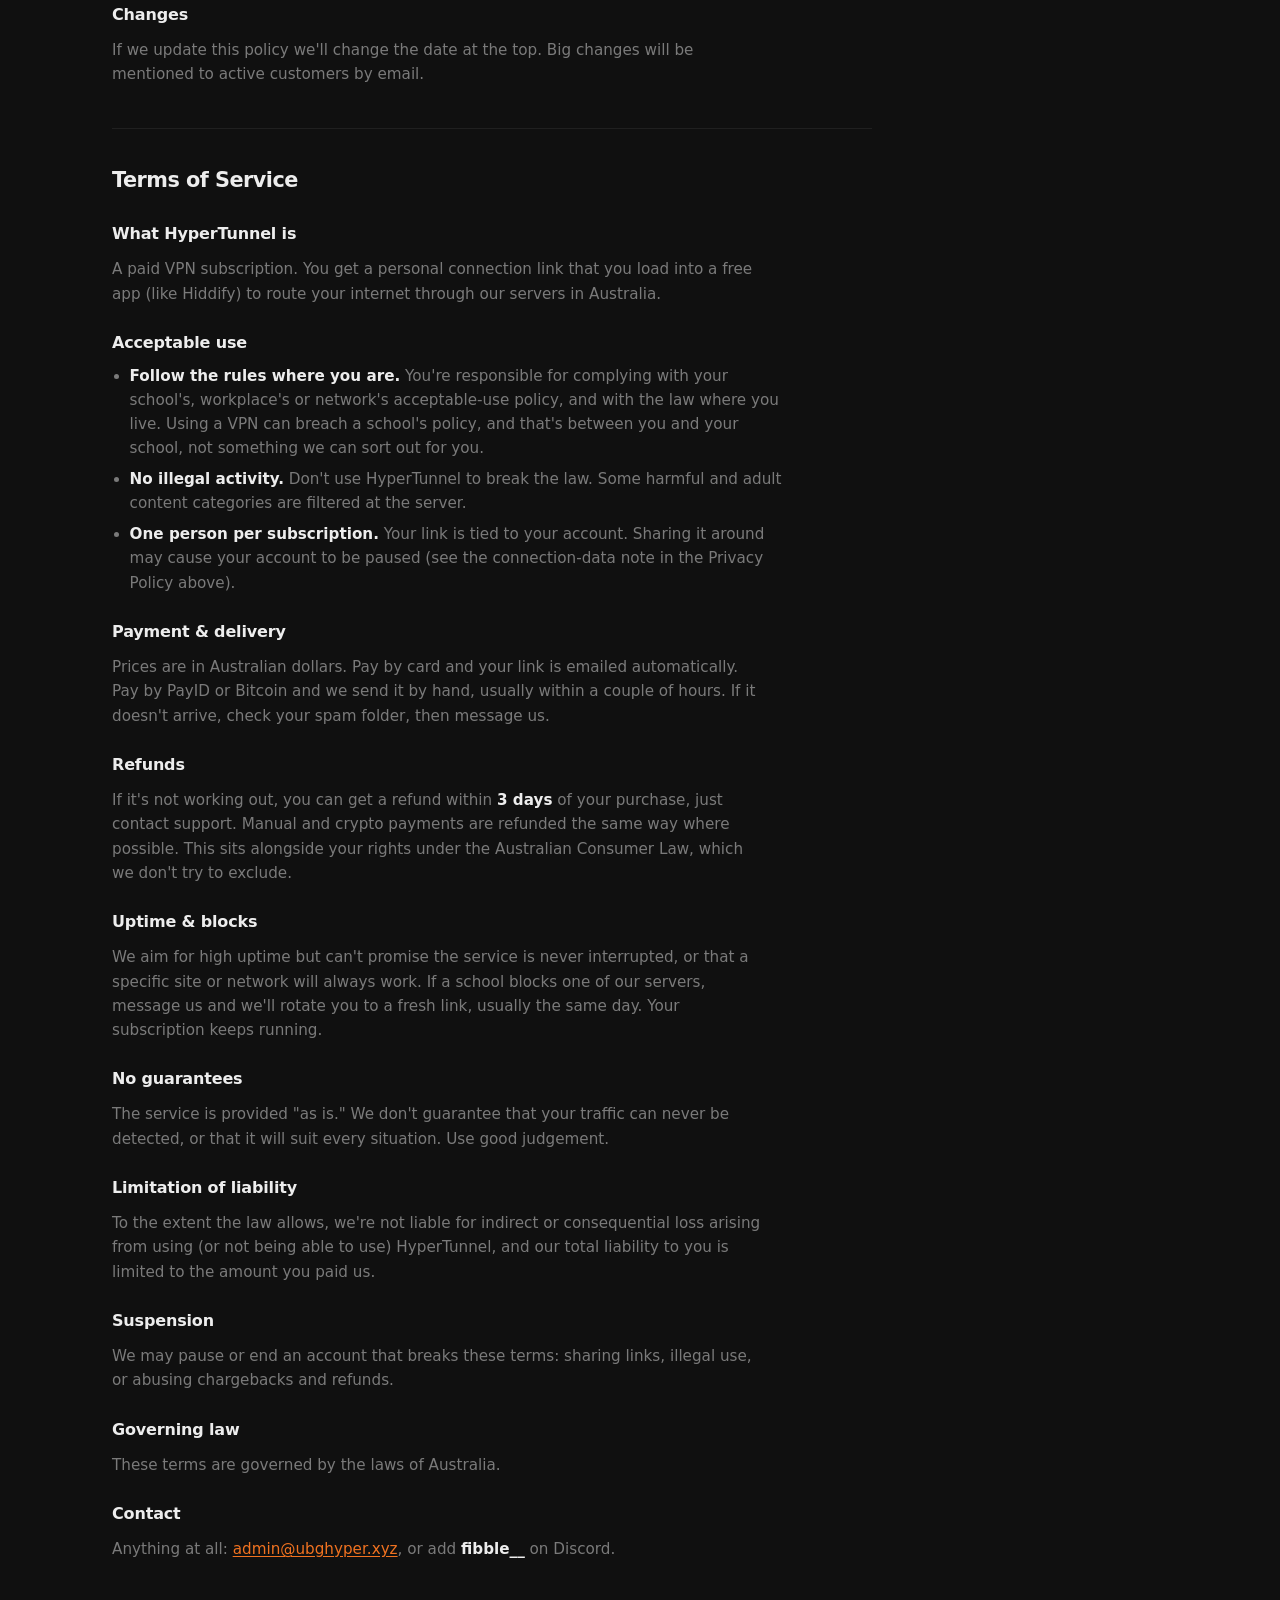
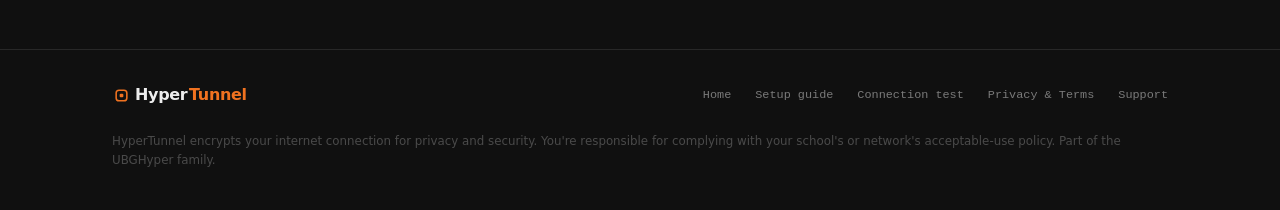
<file: legal.html>
<!DOCTYPE html>
<html lang="en" data-theme="dark">
<head>
<meta charset="UTF-8">
<meta name="viewport" content="width=device-width,initial-scale=1.0">
<meta http-equiv="Content-Security-Policy" content="default-src 'self'; base-uri 'self'; object-src 'none'; script-src 'self'; style-src 'self' 'unsafe-inline' https://fonts.googleapis.com; font-src https://fonts.gstatic.com; img-src 'self' data:; connect-src 'self'; form-action 'self'; upgrade-insecure-requests">
<meta name="referrer" content="strict-origin-when-cross-origin">
<title>Privacy &amp; Terms · HyperTunnel</title>
<meta name="description" content="HyperTunnel privacy policy and terms of service: what data we keep, who handles payments, refunds, acceptable use and the fine print.">
<meta name="theme-color" content="#f07220">
<link rel="canonical" href="https://hypertunnel.github.io/legal.html">
<link rel="icon" href="favicon.svg" type="image/svg+xml">
<link rel="apple-touch-icon" href="favicon.svg">
<link rel="preconnect" href="https://fonts.googleapis.com">
<link rel="preconnect" href="https://fonts.gstatic.com" crossorigin>
<link rel="stylesheet" href="https://fonts.googleapis.com/css2?family=Inter:wght@400;500;600;700;800&family=JetBrains+Mono:wght@400;500;600&display=swap">
<link rel="stylesheet" href="styles.css">
</head>
<body>

<nav>
  <div class="nav-in">
    <a href="index.html" class="logo"><svg class="logo-mark" viewBox="0 0 512 512" width="19" height="19" aria-hidden="true"><rect x="112" y="112" width="288" height="288" rx="78" fill="none" stroke="currentColor" stroke-width="42"/><rect x="206" y="206" width="100" height="100" rx="30" fill="currentColor"/></svg> Hyper<b>Tunnel</b></a>
    <div class="nav-links" id="navLinks">
      <a href="index.html">Home</a>
      <a href="index.html#pricing">Pricing</a>
      <a href="setup.html">Setup</a>
    </div>
    <div class="nav-right">
      <a href="index.html#pricing" class="btn btn-sm">Get access</a>
      <button class="icon-btn" id="themeToggle" aria-label="Toggle theme" type="button">
        <svg viewBox="0 0 24 24" fill="none" stroke="currentColor" stroke-width="1.8" stroke-linecap="round" stroke-linejoin="round" width="16" height="16"><circle cx="12" cy="12" r="4"/><path d="M12 3v2M12 19v2M5.6 5.6l1.4 1.4M17 17l1.4 1.4M3 12h2M19 12h2M5.6 18.4l1.4-1.4M17 7l1.4-1.4"/></svg>
      </button>
    </div>
  </div>
</nav>

<main>
  <section class="sec" style="border-top:none">
    <div class="wrap">
      <div class="legal">
        <span class="kicker"><span class="i">§</span> &nbsp;Legal</span>
        <h1 style="font-size:clamp(1.8rem,4vw,2.4rem);font-weight:800;letter-spacing:-.04em;margin-top:1rem">Privacy &amp; Terms</h1>
        <p class="updated">Last updated 6 July 2026</p>
        <p class="lead">Plain-language version of what data we keep and the rules for using HyperTunnel. Questions? Email <a href="mailto:admin@ubghyper.xyz">admin@ubghyper.xyz</a>.</p>

        <h2>Privacy Policy</h2>

        <h3>What we collect</h3>
        <ul>
          <li><strong>Your email address</strong>, so we can send your connection link and help you if something breaks.</li>
          <li><strong>Payment details are handled by our payment providers</strong>, not us. Card payments go through Stripe, PayID through your own bank, and Bitcoin over the Lightning Network. We never see or store your full card number.</li>
          <li><strong>Limited connection data.</strong> To run the VPN and to stop one subscription being shared across a whole group, the server keeps technical data such as the IP addresses your account connects from and how many connections are active. We do <strong>not</strong> keep a log of the websites you visit, and we do not sell your activity to anyone.</li>
        </ul>

        <h3>How we use it</h3>
        <p>Only to deliver the service: send your link, provide support, process refunds, and prevent abuse or account sharing. That's it.</p>

        <h3>Who we share it with</h3>
        <p>We use a small number of providers to run the service, and share only what each one needs:</p>
        <ul>
          <li><strong>Stripe</strong>: card payment processing.</li>
          <li><strong>Resend</strong>: sending your welcome and support emails.</li>
          <li><strong>DigitalOcean</strong>: hosting the servers your connection runs through.</li>
          <li><strong>Google Analytics</strong>: anonymous-ish usage stats about the website (not tied to your account).</li>
        </ul>
        <p>We don't sell or rent your personal information to anyone.</p>

        <h3>Cookies &amp; analytics</h3>
        <p>We use <strong>Google Analytics</strong> to see how many people visit the site and how they move through it (pages viewed, rough region, device type, and whether someone started or finished checkout). It sets analytics cookies and sends that usage data to Google. We do <strong>not</strong> use advertising cookies and we don't sell your data. Your light/dark theme choice is also stored locally on your device. If you'd rather not be measured, use your browser's tracking protection or Google's opt-out add-on.</p>

        <h3>Keeping and deleting your data</h3>
        <p>We keep your account details while your subscription is active and for a short time afterwards, then remove them. You can ask us to show or delete your data at any time by emailing <a href="mailto:admin@ubghyper.xyz">admin@ubghyper.xyz</a>.</p>

        <h3>Age</h3>
        <p>HyperTunnel is meant to be bought and managed by an adult (18+). If you're under 18, an adult should make the payment and hold the account.</p>

        <h3>Changes</h3>
        <p>If we update this policy we'll change the date at the top. Big changes will be mentioned to active customers by email.</p>

        <h2>Terms of Service</h2>

        <h3>What HyperTunnel is</h3>
        <p>A paid VPN subscription. You get a personal connection link that you load into a free app (like Hiddify) to route your internet through our servers in Australia.</p>

        <h3 id="acceptable-use">Acceptable use</h3>
        <ul>
          <li><strong>Follow the rules where you are.</strong> You're responsible for complying with your school's, workplace's or network's acceptable-use policy, and with the law where you live. Using a VPN can breach a school's policy, and that's between you and your school, not something we can sort out for you.</li>
          <li><strong>No illegal activity.</strong> Don't use HyperTunnel to break the law. Some harmful and adult content categories are filtered at the server.</li>
          <li><strong>One person per subscription.</strong> Your link is tied to your account. Sharing it around may cause your account to be paused (see the connection-data note in the Privacy Policy above).</li>
        </ul>

        <h3>Payment &amp; delivery</h3>
        <p>Prices are in Australian dollars. Pay by card and your link is emailed automatically. Pay by PayID or Bitcoin and we send it by hand, usually within a couple of hours. If it doesn't arrive, check your spam folder, then message us.</p>

        <h3>Refunds</h3>
        <p>If it's not working out, you can get a refund within <strong>3 days</strong> of your purchase, just contact support. Manual and crypto payments are refunded the same way where possible. This sits alongside your rights under the Australian Consumer Law, which we don't try to exclude.</p>

        <h3>Uptime &amp; blocks</h3>
        <p>We aim for high uptime but can't promise the service is never interrupted, or that a specific site or network will always work. If a school blocks one of our servers, message us and we'll rotate you to a fresh link, usually the same day. Your subscription keeps running.</p>

        <h3>No guarantees</h3>
        <p>The service is provided "as is." We don't guarantee that your traffic can never be detected, or that it will suit every situation. Use good judgement.</p>

        <h3>Limitation of liability</h3>
        <p>To the extent the law allows, we're not liable for indirect or consequential loss arising from using (or not being able to use) HyperTunnel, and our total liability to you is limited to the amount you paid us.</p>

        <h3>Suspension</h3>
        <p>We may pause or end an account that breaks these terms: sharing links, illegal use, or abusing chargebacks and refunds.</p>

        <h3>Governing law</h3>
        <p>These terms are governed by the laws of Australia.</p>

        <h3>Contact</h3>
        <p>Anything at all: <a href="mailto:admin@ubghyper.xyz">admin@ubghyper.xyz</a>, or add <b>fibble__</b> on Discord.</p>
      </div>
    </div>
  </section>
</main>

<footer>
  <div class="foot-in">
    <span class="logo"><svg class="logo-mark" viewBox="0 0 512 512" width="19" height="19" aria-hidden="true"><rect x="112" y="112" width="288" height="288" rx="78" fill="none" stroke="currentColor" stroke-width="42"/><rect x="206" y="206" width="100" height="100" rx="30" fill="currentColor"/></svg> Hyper<b>Tunnel</b></span>
    <div class="foot-links">
      <a href="index.html">Home</a>
      <a href="setup.html">Setup guide</a>
      <a href="test.html">Connection test</a>
      <a href="legal.html">Privacy &amp; Terms</a>
      <a href="#" id="foot-support">Support</a>
    </div>
  </div>
  <p class="foot-fine">HyperTunnel encrypts your internet connection for privacy and security. You're responsible for complying with your school's or network's acceptable-use policy. Part of the UBGHyper family.</p>
</footer>

<script src="legal.js" defer></script>
</body>
</html>
</file>
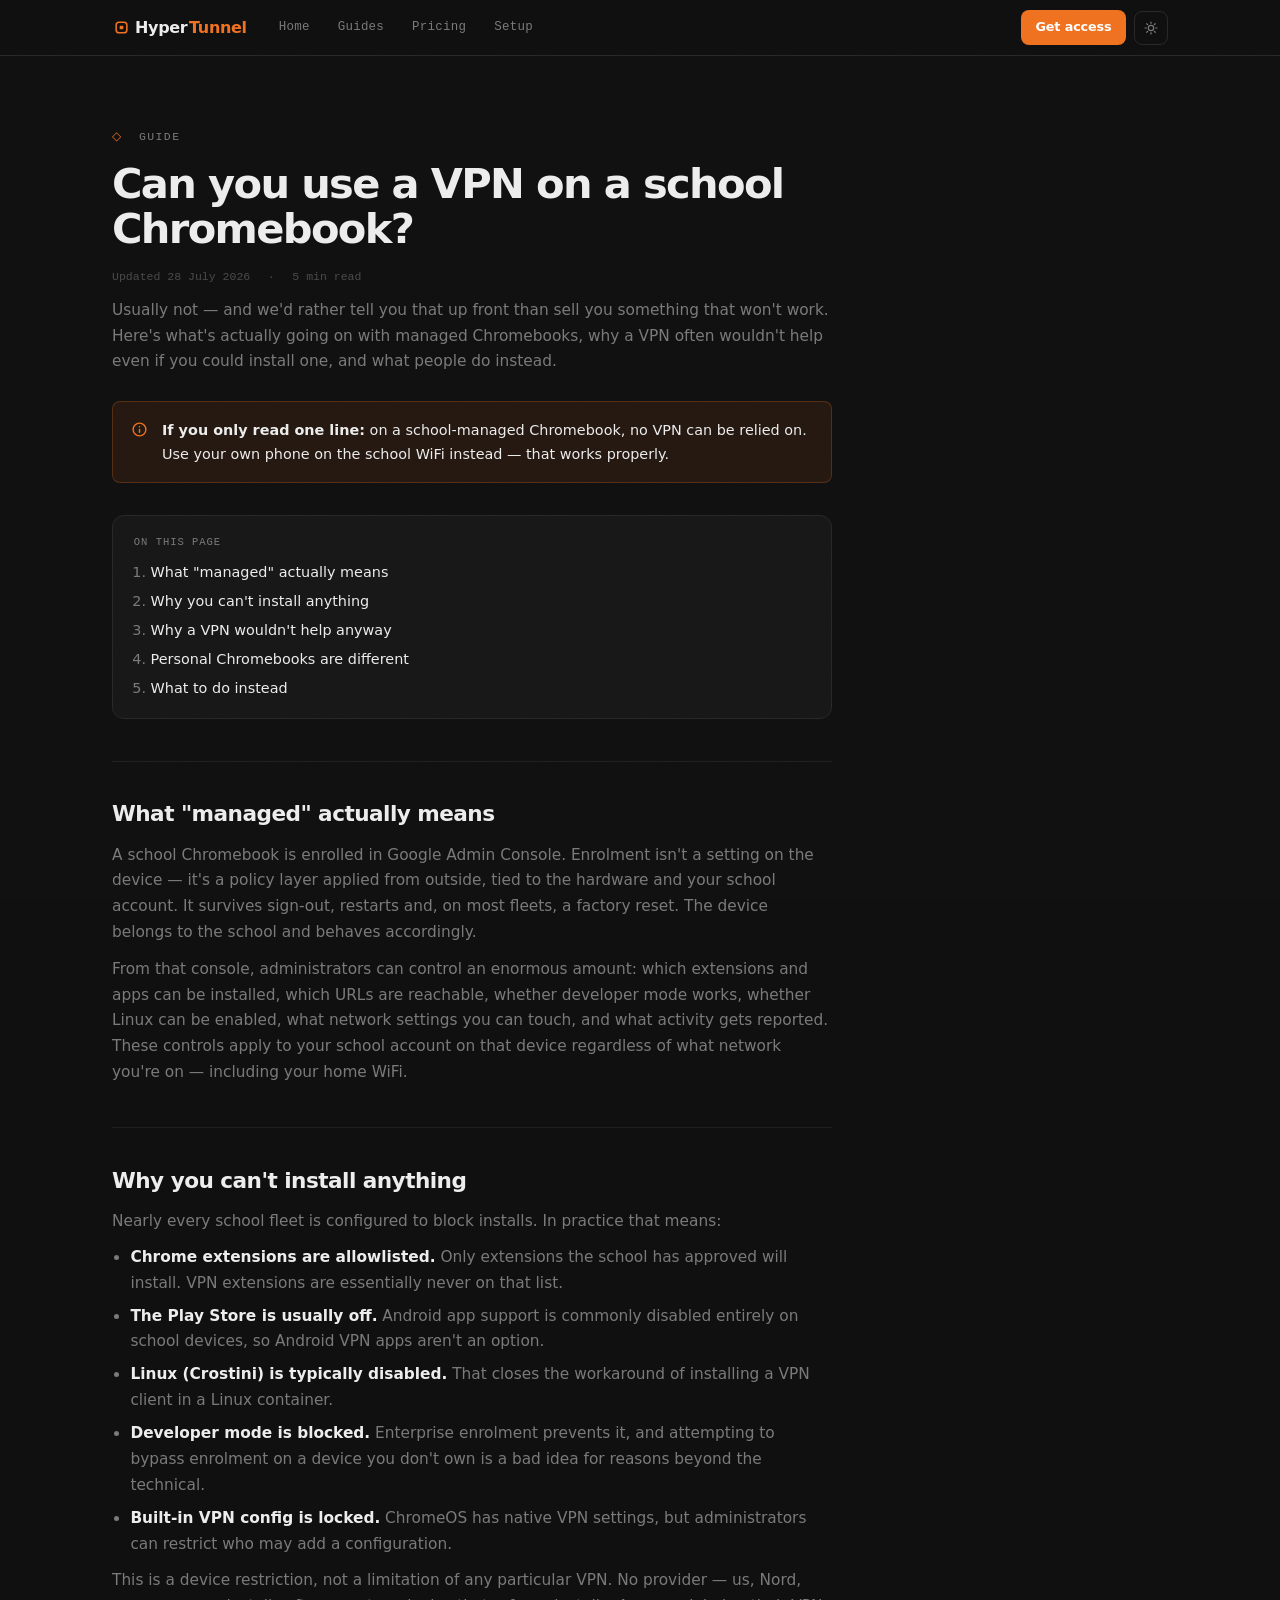
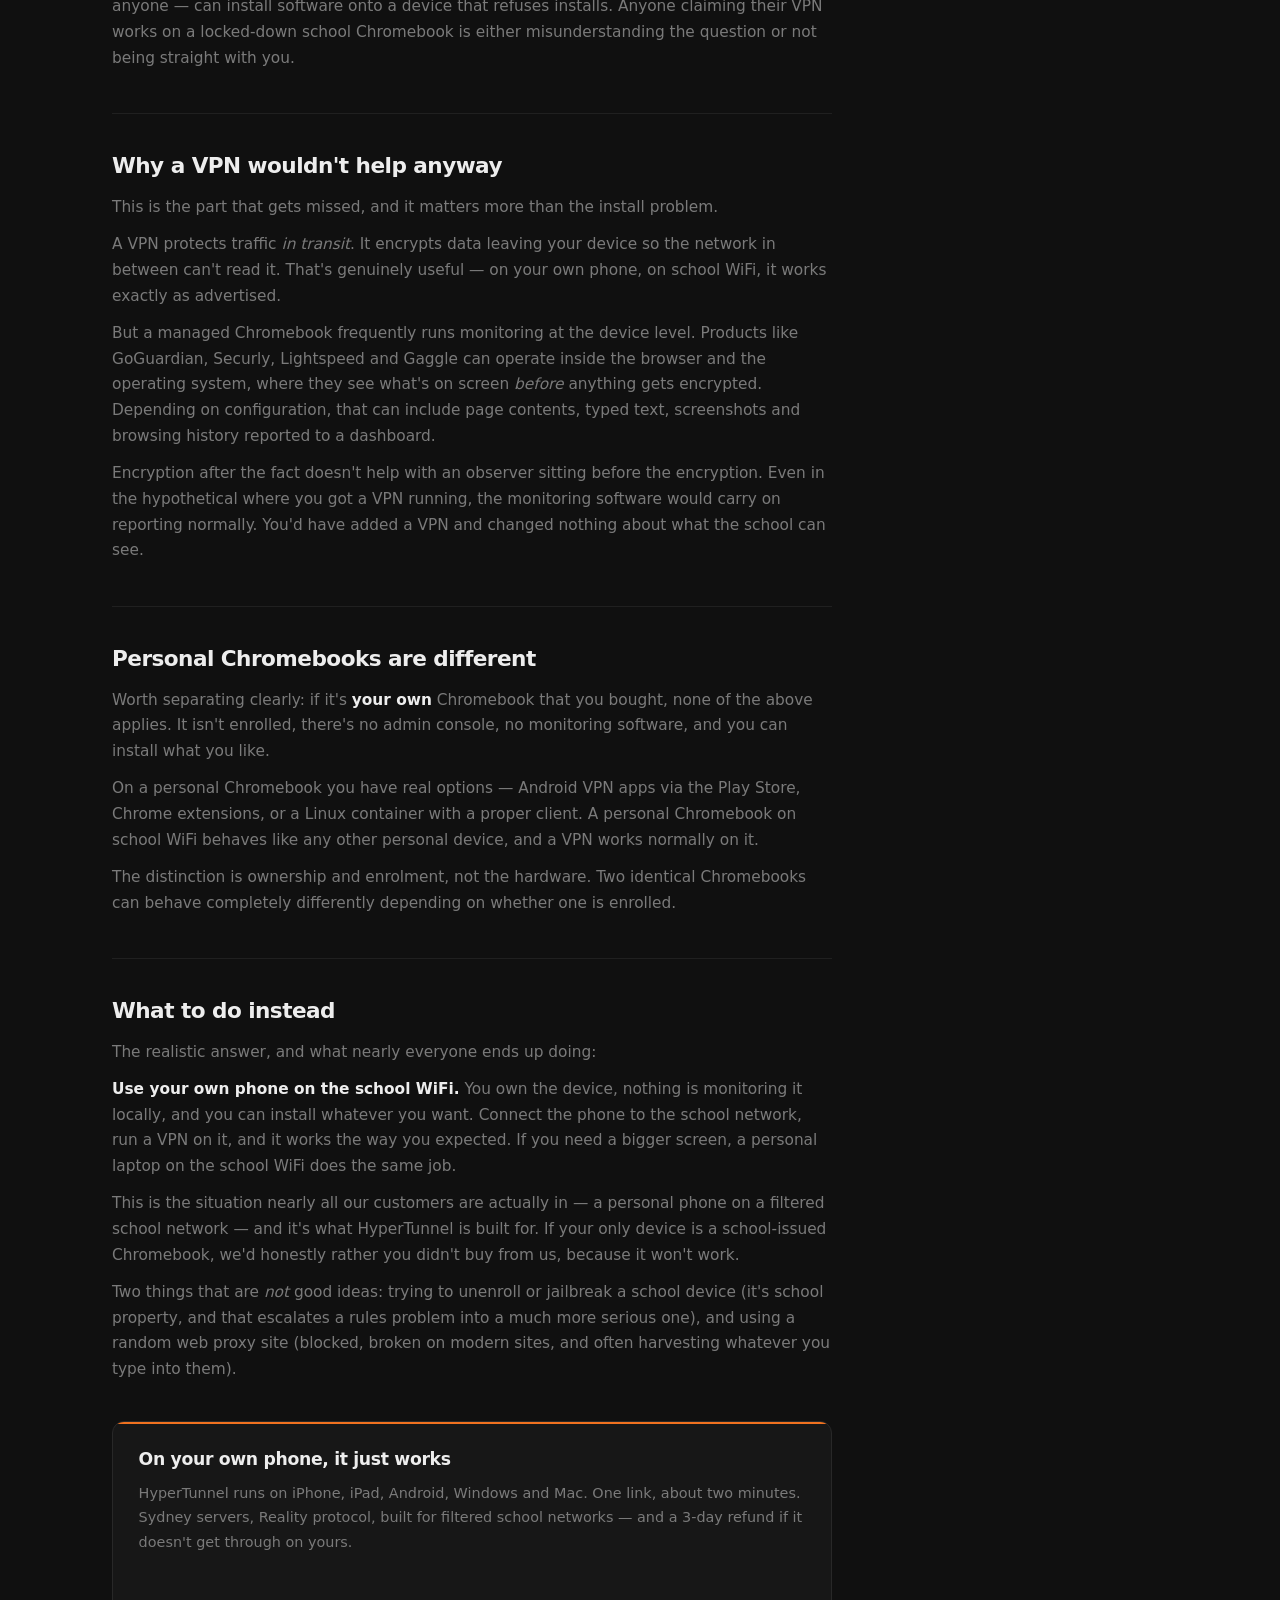
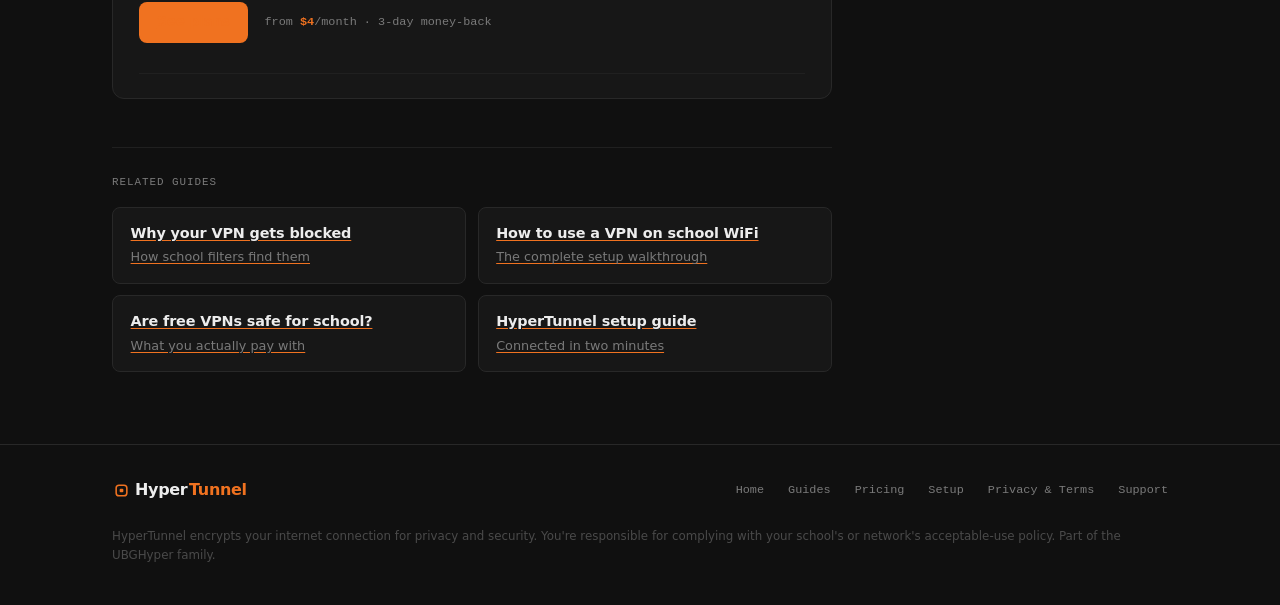
<file: school-chromebook-vpn.html>
<!DOCTYPE html>
<html lang="en" data-theme="dark">
<head>
<meta charset="UTF-8">
<meta name="viewport" content="width=device-width,initial-scale=1.0">
<meta http-equiv="Content-Security-Policy" content="default-src 'self'; base-uri 'self'; object-src 'none'; script-src 'self' https://www.googletagmanager.com; style-src 'self' 'unsafe-inline' https://fonts.googleapis.com; font-src https://fonts.gstatic.com; img-src 'self' data: https://www.google-analytics.com https://www.googletagmanager.com; connect-src 'self' https://www.google-analytics.com https://*.google-analytics.com https://*.analytics.google.com https://www.googletagmanager.com; form-action 'self'; upgrade-insecure-requests">
<meta name="referrer" content="strict-origin-when-cross-origin">
<title>Can You Use a VPN on a School Chromebook? The Honest Answer</title>
<meta name="description" content="Whether a VPN can run on a school-managed Chromebook, why installs are usually blocked, why monitoring software means a VPN wouldn't help anyway, and what actually works instead.">
<meta name="robots" content="index,follow">
<meta name="theme-color" content="#f07220">
<link rel="canonical" href="https://hypertunnel.github.io/school-chromebook-vpn.html">
<link rel="icon" href="favicon.svg" type="image/svg+xml">
<link rel="apple-touch-icon" href="favicon.svg">

<meta property="og:type" content="article">
<meta property="og:site_name" content="HyperTunnel">
<meta property="og:url" content="https://hypertunnel.github.io/school-chromebook-vpn.html">
<meta property="og:title" content="Can You Use a VPN on a School Chromebook?">
<meta property="og:description" content="Why managed Chromebooks block VPNs, why one wouldn't help anyway, and what actually works instead.">
<meta property="og:image" content="https://hypertunnel.github.io/favicon.svg">
<meta name="twitter:card" content="summary">
<meta name="twitter:title" content="Can You Use a VPN on a School Chromebook?">
<meta name="twitter:description" content="Why managed Chromebooks block VPNs, and what works instead.">
<meta name="twitter:image" content="https://hypertunnel.github.io/favicon.svg">

<script type="application/ld+json">
{
  "@context": "https://schema.org",
  "@type": "Article",
  "headline": "Can You Use a VPN on a School Chromebook? The Honest Answer",
  "description": "Why managed Chromebooks block VPN installs, why device-level monitoring means a VPN would not help anyway, and the realistic alternatives.",
  "datePublished": "2026-07-28",
  "dateModified": "2026-07-28",
  "author": { "@type": "Organization", "name": "HyperTunnel" },
  "publisher": { "@type": "Organization", "name": "HyperTunnel" },
  "mainEntityOfPage": { "@type": "WebPage", "@id": "https://hypertunnel.github.io/school-chromebook-vpn.html" }
}
</script>
<script type="application/ld+json">
{
  "@context": "https://schema.org",
  "@type": "FAQPage",
  "mainEntity": [
    { "@type": "Question", "name": "Can you install a VPN on a school Chromebook?", "acceptedAnswer": { "@type": "Answer", "text": "Usually not. School-managed Chromebooks are enrolled in Google Admin Console, where administrators can block installing extensions and Android apps outright. If installs are blocked, no VPN of any kind can run on the device." } },
    { "@type": "Question", "name": "Would a VPN even help on a school Chromebook?", "acceptedAnswer": { "@type": "Answer", "text": "Often no. Managed Chromebooks commonly run monitoring software that inspects activity on the device itself, before traffic is encrypted and sent. A VPN cannot hide activity that is observed before the VPN is involved." } },
    { "@type": "Question", "name": "What works instead of a VPN on a school Chromebook?", "acceptedAnswer": { "@type": "Answer", "text": "Using your own phone or personal laptop on the school WiFi is the practical alternative. You control that device, nothing is monitoring it locally, and a VPN works normally on it." } }
  ]
}
</script>

<link rel="preconnect" href="https://fonts.googleapis.com">
<link rel="preconnect" href="https://fonts.gstatic.com" crossorigin>
<link rel="stylesheet" href="https://fonts.googleapis.com/css2?family=Inter:wght@400;500;600;700;800&family=JetBrains+Mono:wght@400;500;600&display=swap">
<link rel="stylesheet" href="styles.css?v=2026072806">

<script async src="https://www.googletagmanager.com/gtag/js?id=G-HCM57K1ZP2"></script>
<script src="analytics.js" defer></script>
</head>
<body>

<nav>
  <div class="nav-in">
    <a href="index.html" class="logo"><svg class="logo-mark" viewBox="0 0 512 512" width="19" height="19" aria-hidden="true"><rect x="112" y="112" width="288" height="288" rx="78" fill="none" stroke="currentColor" stroke-width="42"/><rect x="206" y="206" width="100" height="100" rx="30" fill="currentColor"/></svg> Hyper<b>Tunnel</b></a>
    <div class="nav-links" id="navLinks">
      <a href="index.html">Home</a>
      <a href="guides.html">Guides</a>
      <a href="index.html#pricing">Pricing</a>
      <a href="setup.html">Setup</a>
    </div>
    <div class="nav-right">
      <a href="index.html#pricing" class="btn btn-sm">Get access</a>
      <button class="icon-btn" id="themeToggle" aria-label="Toggle theme" type="button">
        <svg viewBox="0 0 24 24" fill="none" stroke="currentColor" stroke-width="1.8" stroke-linecap="round" stroke-linejoin="round" width="16" height="16"><circle cx="12" cy="12" r="4"/><path d="M12 3v2M12 19v2M5.6 5.6l1.4 1.4M17 17l1.4 1.4M3 12h2M19 12h2M5.6 18.4l1.4-1.4M17 7l1.4-1.4"/></svg>
      </button>
    </div>
  </div>
</nav>

<main>
<section class="sec" style="border-top:none">
  <div class="wrap">
    <article class="post">
      <span class="kicker"><span class="i">◇</span> &nbsp;Guide</span>
      <h1>Can you use a VPN on a school Chromebook?</h1>
      <div class="post-meta"><span>Updated 28 July 2026</span><span>·</span><span>5 min read</span></div>
      <p class="post-lead">Usually not — and we'd rather tell you that up front than sell you something that won't work. Here's what's actually going on with managed Chromebooks, why a VPN often wouldn't help even if you could install one, and what people do instead.</p>

      <div class="tldr">
        <svg viewBox="0 0 24 24" fill="none" stroke="currentColor" stroke-width="2" stroke-linecap="round" stroke-linejoin="round"><circle cx="12" cy="12" r="9"/><path d="M12 16v-4M12 8h.01"/></svg>
        <p><strong>If you only read one line:</strong> on a school-managed Chromebook, no VPN can be relied on. Use your own phone on the school WiFi instead — that works properly.</p>
      </div>

      <div class="toc">
        <div class="toc-h">On this page</div>
        <ol>
          <li><a href="#managed">What "managed" actually means</a></li>
          <li><a href="#installs">Why you can't install anything</a></li>
          <li><a href="#pointless">Why a VPN wouldn't help anyway</a></li>
          <li><a href="#personal">Personal Chromebooks are different</a></li>
          <li><a href="#instead">What to do instead</a></li>
        </ol>
      </div>

      <h2 id="managed">What "managed" actually means</h2>
      <p>A school Chromebook is enrolled in Google Admin Console. Enrolment isn't a setting on the device — it's a policy layer applied from outside, tied to the hardware and your school account. It survives sign-out, restarts and, on most fleets, a factory reset. The device belongs to the school and behaves accordingly.</p>
      <p>From that console, administrators can control an enormous amount: which extensions and apps can be installed, which URLs are reachable, whether developer mode works, whether Linux can be enabled, what network settings you can touch, and what activity gets reported. These controls apply to your school account on that device regardless of what network you're on — including your home WiFi.</p>

      <h2 id="installs">Why you can't install anything</h2>
      <p>Nearly every school fleet is configured to block installs. In practice that means:</p>
      <ul>
        <li><strong>Chrome extensions are allowlisted.</strong> Only extensions the school has approved will install. VPN extensions are essentially never on that list.</li>
        <li><strong>The Play Store is usually off.</strong> Android app support is commonly disabled entirely on school devices, so Android VPN apps aren't an option.</li>
        <li><strong>Linux (Crostini) is typically disabled.</strong> That closes the workaround of installing a VPN client in a Linux container.</li>
        <li><strong>Developer mode is blocked.</strong> Enterprise enrolment prevents it, and attempting to bypass enrolment on a device you don't own is a bad idea for reasons beyond the technical.</li>
        <li><strong>Built-in VPN config is locked.</strong> ChromeOS has native VPN settings, but administrators can restrict who may add a configuration.</li>
      </ul>
      <p>This is a device restriction, not a limitation of any particular VPN. No provider — us, Nord, anyone — can install software onto a device that refuses installs. Anyone claiming their VPN works on a locked-down school Chromebook is either misunderstanding the question or not being straight with you.</p>

      <h2 id="pointless">Why a VPN wouldn't help anyway</h2>
      <p>This is the part that gets missed, and it matters more than the install problem.</p>
      <p>A VPN protects traffic <em>in transit</em>. It encrypts data leaving your device so the network in between can't read it. That's genuinely useful — on your own phone, on school WiFi, it works exactly as advertised.</p>
      <p>But a managed Chromebook frequently runs monitoring at the device level. Products like GoGuardian, Securly, Lightspeed and Gaggle can operate inside the browser and the operating system, where they see what's on screen <em>before</em> anything gets encrypted. Depending on configuration, that can include page contents, typed text, screenshots and browsing history reported to a dashboard.</p>
      <p>Encryption after the fact doesn't help with an observer sitting before the encryption. Even in the hypothetical where you got a VPN running, the monitoring software would carry on reporting normally. You'd have added a VPN and changed nothing about what the school can see.</p>

      <h2 id="personal">Personal Chromebooks are different</h2>
      <p>Worth separating clearly: if it's <strong>your own</strong> Chromebook that you bought, none of the above applies. It isn't enrolled, there's no admin console, no monitoring software, and you can install what you like.</p>
      <p>On a personal Chromebook you have real options — Android VPN apps via the Play Store, Chrome extensions, or a Linux container with a proper client. A personal Chromebook on school WiFi behaves like any other personal device, and a VPN works normally on it.</p>
      <p>The distinction is ownership and enrolment, not the hardware. Two identical Chromebooks can behave completely differently depending on whether one is enrolled.</p>

      <h2 id="instead">What to do instead</h2>
      <p>The realistic answer, and what nearly everyone ends up doing:</p>
      <p><strong>Use your own phone on the school WiFi.</strong> You own the device, nothing is monitoring it locally, and you can install whatever you want. Connect the phone to the school network, run a VPN on it, and it works the way you expected. If you need a bigger screen, a personal laptop on the school WiFi does the same job.</p>
      <p>This is the situation nearly all our customers are actually in — a personal phone on a filtered school network — and it's what HyperTunnel is built for. If your only device is a school-issued Chromebook, we'd honestly rather you didn't buy from us, because it won't work.</p>
      <p>Two things that are <em>not</em> good ideas: trying to unenroll or jailbreak a school device (it's school property, and that escalates a rules problem into a much more serious one), and using a random web proxy site (blocked, broken on modern sites, and often harvesting whatever you type into them).</p>

      <div class="post-cta">
        <h4>On your own phone, it just works</h4>
        <p>HyperTunnel runs on iPhone, iPad, Android, Windows and Mac. One link, about two minutes. Sydney servers, Reality protocol, built for filtered school networks — and a 3-day refund if it doesn't get through on yours.</p>
        <div class="row">
          <a href="index.html#pricing" class="btn">See plans</a>
          <span class="from">from <b>$4</b>/month · 3-day money-back</span>
        </div>
      </div>

      <div class="related">
        <div class="related-h">Related guides</div>
        <div class="related-grid">
          <a class="related-card" href="vpn-blocked-at-school.html"><span>Why your VPN gets blocked</span><em>How school filters find them</em></a>
          <a class="related-card" href="vpn-school-wifi-guide.html"><span>How to use a VPN on school WiFi</span><em>The complete setup walkthrough</em></a>
          <a class="related-card" href="free-vpn-school-wifi.html"><span>Are free VPNs safe for school?</span><em>What you actually pay with</em></a>
          <a class="related-card" href="setup.html"><span>HyperTunnel setup guide</span><em>Connected in two minutes</em></a>
        </div>
      </div>
    </article>
  </div>
</section>
</main>

<footer>
  <div class="foot-in">
    <a href="index.html" class="logo"><svg class="logo-mark" viewBox="0 0 512 512" width="19" height="19" aria-hidden="true"><rect x="112" y="112" width="288" height="288" rx="78" fill="none" stroke="currentColor" stroke-width="42"/><rect x="206" y="206" width="100" height="100" rx="30" fill="currentColor"/></svg> Hyper<b>Tunnel</b></a>
    <div class="foot-links">
      <a href="index.html">Home</a>
      <a href="guides.html">Guides</a>
      <a href="index.html#pricing">Pricing</a>
      <a href="setup.html">Setup</a>
      <a href="legal.html">Privacy &amp; Terms</a>
      <a href="#" id="foot-support">Support</a>
    </div>
  </div>
  <p class="foot-fine">HyperTunnel encrypts your internet connection for privacy and security. You're responsible for complying with your school's or network's acceptable-use policy. Part of the UBGHyper family.</p>
</footer>

<script src="legal.js" defer></script>
</body>
</html>
</file>
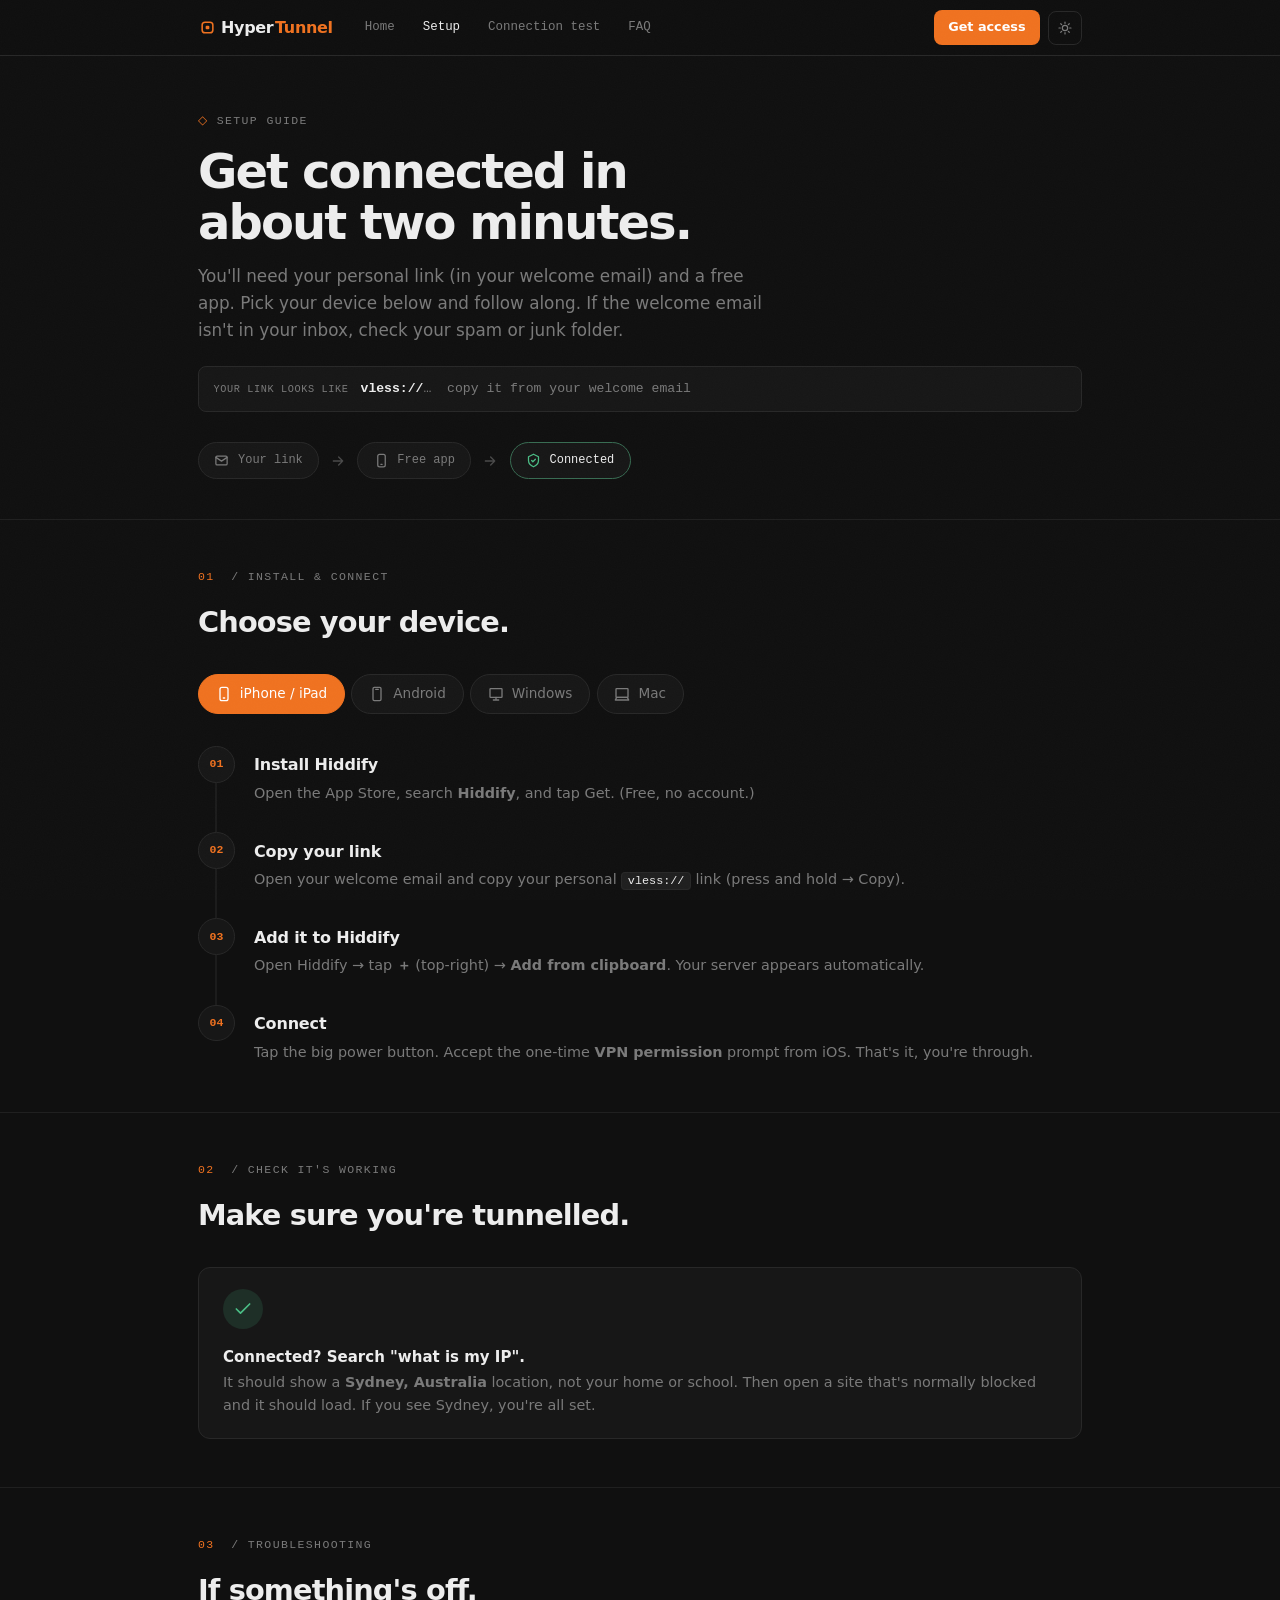
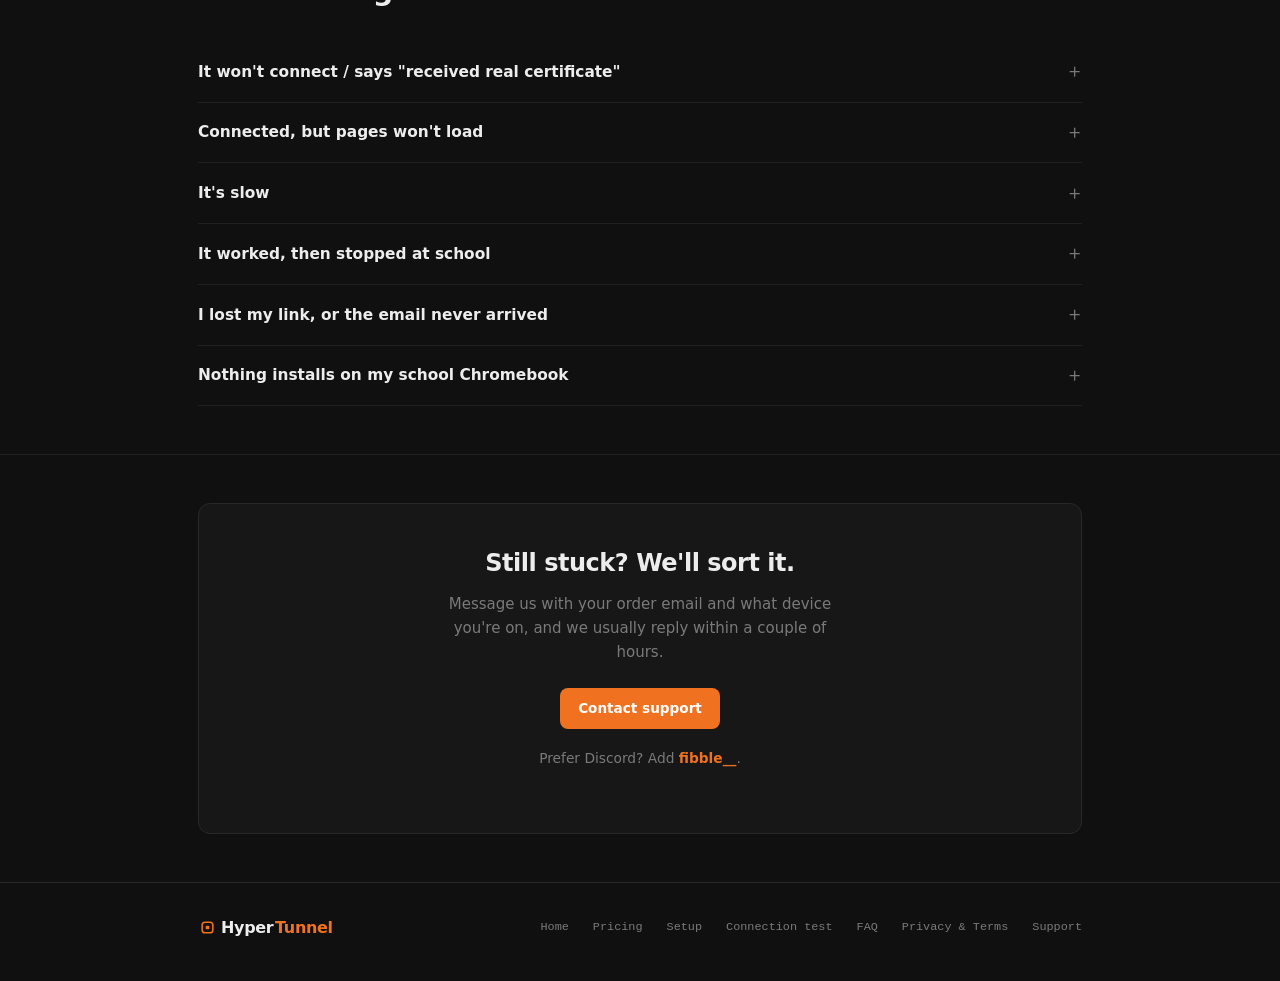
<file: setup.html>
<!DOCTYPE html>
<html lang="en" data-theme="dark">
<head>
<meta charset="UTF-8">
<meta name="viewport" content="width=device-width,initial-scale=1.0">
<meta http-equiv="Content-Security-Policy" content="default-src 'self'; base-uri 'self'; object-src 'none'; script-src 'self' https://www.googletagmanager.com; style-src 'self' 'unsafe-inline' https://fonts.googleapis.com; font-src https://fonts.gstatic.com; img-src 'self' data: https://www.google-analytics.com https://www.googletagmanager.com; connect-src 'self' https://hypertunnel-provision.ames-pearson.workers.dev https://www.google-analytics.com https://*.google-analytics.com https://*.analytics.google.com https://www.googletagmanager.com; form-action 'self'; upgrade-insecure-requests">
<meta name="referrer" content="strict-origin-when-cross-origin">
<title>HyperTunnel Setup Guide</title>
<meta name="description" content="Get connected to HyperTunnel in about two minutes. Step-by-step setup for iPhone, Android, Windows and Mac, plus troubleshooting.">
<meta name="theme-color" content="#f07220">
<meta name="robots" content="noindex">
<link rel="icon" href="favicon.svg" type="image/svg+xml">
<link rel="apple-touch-icon" href="favicon.svg">

<!-- Support contact (CONTACT) is set in the script at the bottom, currently admin@ubghyper.xyz. -->

<link rel="preconnect" href="https://fonts.googleapis.com">
<link rel="preconnect" href="https://fonts.gstatic.com" crossorigin>
<link rel="stylesheet" href="https://fonts.googleapis.com/css2?family=Inter:wght@400;500;600;700;800&family=JetBrains+Mono:wght@400;500;600&display=swap">

<!-- Google Analytics (GA4) -->
<script async src="https://www.googletagmanager.com/gtag/js?id=G-HCM57K1ZP2"></script>
<script src="analytics.js" defer></script>

<style>
:root {
  --bg: #101010; --surface: #171717; --surface-2: #1f1f1f; --border: #282828; --line: #202020;
  --text: #ededed; --muted: #7a7a7a; --faint: #4a4a4a;
  --accent: #f07220; --accent-soft: rgba(240,114,32,.09); --good: #4bbe86; --warn: #e8a852;
  --font: 'Inter', system-ui, -apple-system, sans-serif;
  --mono: 'JetBrains Mono', ui-monospace, 'SF Mono', Menlo, monospace;
  --r: 8px; --r-lg: 12px; --nav-h: 56px; --maxw: 940px;
  --ease: cubic-bezier(.22,1,.36,1); --dur: 180ms;
}
:root[data-theme="light"] {
  --bg: #fbfbfa; --surface: #fff; --surface-2: #f4f3f1; --border: #e6e4e1; --line: #ecebe8;
  --text: #16130f; --muted: #78736c; --faint: #b8b4ad; --accent-soft: rgba(240,114,32,.07);
}
*, *::before, *::after { box-sizing: border-box; margin: 0; padding: 0; }
svg { display: block; }
button { font: inherit; cursor: pointer; border: none; background: none; color: inherit; }
a { color: inherit; text-decoration: none; }
html { scroll-behavior: smooth; }
body { font-family: var(--font); background: var(--bg); color: var(--text); min-height: 100vh; font-size: 15px; line-height: 1.6; display: flex; flex-direction: column; overflow-x: hidden; -webkit-font-smoothing: antialiased; }
:focus-visible { outline: 2px solid var(--accent); outline-offset: 2px; border-radius: 3px; }
body::after { content: ""; position: fixed; inset: 0; z-index: 300; pointer-events: none; opacity: .035; background-image: url("data:image/svg+xml,%3Csvg xmlns='http://www.w3.org/2000/svg' width='120' height='120'%3E%3Cfilter id='n'%3E%3CfeTurbulence type='fractalNoise' baseFrequency='.85' numOctaves='2' stitchTiles='stitch'/%3E%3CfeColorMatrix type='saturate' values='0'/%3E%3C/filter%3E%3Crect width='100%25' height='100%25' filter='url(%23n)' opacity='.6'/%3E%3C/svg%3E"); }
:root[data-theme="light"] body::after { opacity: .05; }
.icon { display: inline-block; width: 1em; height: 1em; vertical-align: -.125em; stroke: currentColor; fill: none; flex-shrink: 0; }
.wrap { max-width: var(--maxw); margin: 0 auto; padding: 0 1.75rem; width: 100%; }
.mono { font-family: var(--mono); }
.kicker { font-family: var(--mono); font-size: .72rem; font-weight: 500; letter-spacing: .12em; text-transform: uppercase; color: var(--muted); }
.kicker .i { color: var(--accent); }

/* nav */
nav { position: sticky; top: 0; z-index: 100; background: color-mix(in srgb, var(--bg) 82%, transparent); backdrop-filter: blur(12px); border-bottom: 1px solid var(--border); height: var(--nav-h); display: flex; align-items: center; }
.nav-in { max-width: var(--maxw); margin: 0 auto; padding: 0 1.75rem; width: 100%; display: flex; align-items: center; gap: 2rem; }
.logo { font-weight: 700; font-size: 1rem; letter-spacing: -.02em; display: inline-flex; align-items: center; gap: .1rem; }
.logo b { color: var(--accent); }
.logo-mark { color: var(--accent); flex-shrink: 0; margin-right: .15rem; }
.nav-links { display: flex; gap: 1.75rem; flex: 1; }
.nav-links a { font-family: var(--mono); font-size: .78rem; color: var(--muted); transition: color var(--dur); }
.nav-links a:hover, .nav-links a.on { color: var(--text); }
.nav-right { display: flex; align-items: center; gap: .5rem; margin-left: auto; }
.btn { display: inline-flex; align-items: center; justify-content: center; gap: .5rem; padding: .6rem 1.15rem; background: var(--accent); color: #fff; border-radius: var(--r); font-weight: 600; font-size: .85rem; transition: background var(--dur), transform var(--dur); }
.btn-line { background: transparent; color: var(--text); border: 1px solid var(--border); }
.btn-line:hover { background: var(--surface-2); border-color: var(--faint); }
.btn:hover { background: color-mix(in srgb, var(--accent) 88%, #fff); }
.btn-sm { padding: .45rem .9rem; font-size: .8rem; }
.icon-btn { border: 1px solid var(--border); color: var(--muted); width: 34px; height: 34px; border-radius: var(--r); display: grid; place-items: center; transition: color var(--dur), border-color var(--dur); }
.icon-btn:hover { color: var(--text); border-color: var(--faint); }

/* post-payment banner */
.paid-banner { background: color-mix(in srgb, var(--good) 10%, transparent); border-bottom: 1px solid color-mix(in srgb, var(--good) 30%, transparent); padding: 1.1rem 0; }
.paid-banner[hidden] { display: none; }
.paid-in { display: flex; gap: .9rem; align-items: flex-start; }
.paid-ico { width: 30px; height: 30px; border-radius: 50%; flex-shrink: 0; display: grid; place-items: center; background: color-mix(in srgb, var(--good) 18%, transparent); color: var(--good); }
.paid-ico svg { width: 16px; height: 16px; }
.paid-in b { font-weight: 600; }
.paid-in p { color: var(--muted); font-size: .88rem; margin-top: .2rem; max-width: 62ch; }
.paid-in p b { color: var(--text); }

/* doc hero */
.doc-hero { padding: 3.5rem 0 2.5rem; }
.doc-hero .kicker { display: block; margin-bottom: 1rem; }
.doc-hero h1 { font-size: clamp(2rem, 5vw, 3rem); font-weight: 800; letter-spacing: -.04em; line-height: 1.05; max-width: 16ch; }
.doc-hero p { color: var(--muted); margin-top: 1rem; font-size: 1.05rem; max-width: 54ch; }
.flow { display: inline-flex; align-items: center; gap: .7rem; flex-wrap: wrap; margin-top: 1.9rem; }
.flow-step { display: inline-flex; align-items: center; gap: .55rem; font-family: var(--mono); font-size: .75rem; color: var(--muted); border: 1px solid var(--border); border-radius: 999px; padding: .5rem .95rem; background: var(--surface); }
.flow-step svg { width: 15px; height: 15px; color: var(--muted); }
.flow-step.dest { color: var(--text); border-color: color-mix(in srgb, var(--good) 45%, var(--border)); }
.flow-step.dest svg { color: var(--good); }
.flow-arrow { color: var(--faint); width: 16px; height: 16px; }

/* sections */
.sec { border-top: 1px solid var(--line); padding: 3rem 0; }
.sec-head { margin-bottom: 1.8rem; }
.sec-head .kicker { display: block; margin-bottom: .8rem; }
.sec-head h2 { font-size: clamp(1.4rem, 3vw, 1.8rem); font-weight: 700; letter-spacing: -.03em; }
.sec-head p { color: var(--muted); margin-top: .5rem; max-width: 58ch; }

/* link callout */
.field { display: flex; align-items: center; gap: .75rem; background: var(--surface); border: 1px solid var(--border); border-radius: var(--r); padding: .7rem .9rem; margin-top: 1.4rem; }
.field .fl { font-family: var(--mono); font-size: .64rem; text-transform: uppercase; letter-spacing: .06em; color: var(--muted); flex-shrink: 0; }
.field .fv { font-family: var(--mono); font-size: .82rem; color: var(--muted); overflow-x: auto; white-space: nowrap; scrollbar-width: none; }
.field .fv b { color: var(--text); }

/* platform tabs */
.tabs { display: flex; gap: .4rem; flex-wrap: wrap; margin-bottom: 2rem; }
.tab { display: inline-flex; align-items: center; gap: .5rem; border: 1px solid var(--border); background: var(--surface); border-radius: 999px; padding: .5rem 1.05rem; font-size: .85rem; font-weight: 500; color: var(--muted); transition: all var(--dur); }
.tab:hover { color: var(--text); border-color: var(--faint); }
.tab.on { background: var(--accent); border-color: var(--accent); color: #fff; }
.tab svg { width: 16px; height: 16px; }
.pane { display: none; }
.pane.on { display: block; animation: fade var(--dur) var(--ease); }
@keyframes fade { from { opacity: 0; transform: translateY(6px); } to { opacity: 1; transform: none; } }

/* steps */
.steps { list-style: none; counter-reset: st; }
.steps > li { counter-increment: st; position: relative; display: grid; grid-template-columns: 2.3rem 1fr; gap: 1.2rem; padding-bottom: 1.7rem; }
.steps > li::before { content: counter(st, decimal-leading-zero); width: 2.3rem; height: 2.3rem; border-radius: 50%; border: 1px solid var(--border); background: var(--surface); color: var(--accent); font-family: var(--mono); font-size: .72rem; font-weight: 600; display: grid; place-items: center; position: relative; z-index: 1; }
.steps > li::after { content: ""; position: absolute; left: 1.15rem; top: 2.3rem; height: calc(100% - 2.3rem); width: 1px; background: var(--border); transform: translateX(-.5px); }
.steps > li:last-child { padding-bottom: 0; }
.steps > li:last-child::after { display: none; }
.steps > li > div { padding-top: .4rem; }
.steps h4 { font-size: 1rem; font-weight: 600; letter-spacing: -.01em; margin-bottom: .25rem; }
.steps p { color: var(--muted); font-size: .9rem; }
.steps code, .field code, .qa code { font-family: var(--mono); font-size: .82em; background: var(--surface-2); border: 1px solid var(--border); border-radius: 4px; padding: .05rem .35rem; color: var(--text); white-space: nowrap; }
.steps a.inline { color: var(--accent); text-decoration: underline; text-underline-offset: 2px; }

/* callout */
.note { display: flex; gap: .8rem; align-items: flex-start; border-radius: var(--r); padding: 1rem 1.1rem; margin-top: 1.6rem; font-size: .88rem; line-height: 1.55; }
.note svg { width: 18px; height: 18px; flex-shrink: 0; margin-top: .15rem; }
.note.accent { background: var(--accent-soft); border: 1px solid color-mix(in srgb, var(--accent) 24%, transparent); }
.note.accent svg { color: var(--accent); }
.note.warn { background: color-mix(in srgb, var(--warn) 10%, transparent); border: 1px solid color-mix(in srgb, var(--warn) 30%, transparent); }
.note.warn svg { color: var(--warn); }
.note b { font-weight: 600; }

/* verify strip */
.verify { display: flex; gap: 1rem; align-items: center; flex-wrap: wrap; background: var(--surface); border: 1px solid var(--border); border-radius: var(--r-lg); padding: 1.3rem 1.5rem; }
.verify .vi { width: 40px; height: 40px; border-radius: 50%; background: color-mix(in srgb, var(--good) 14%, transparent); color: var(--good); display: grid; place-items: center; flex-shrink: 0; }
.verify .vi svg { width: 20px; height: 20px; }
.verify .vt b { font-weight: 600; }
.verify .vt p { color: var(--muted); font-size: .9rem; margin-top: .15rem; }

/* faq */
.qa { border-bottom: 1px solid var(--line); }
.qa summary { list-style: none; cursor: pointer; padding: 1.1rem 0; display: flex; align-items: center; gap: 1rem; font-weight: 600; font-size: .96rem; transition: color var(--dur); }
.qa summary::-webkit-details-marker { display: none; }
.qa summary:hover { color: var(--accent); }
.qa summary .chev { margin-left: auto; color: var(--muted); transition: transform var(--dur); }
.qa[open] summary .chev { transform: rotate(45deg); color: var(--accent); }
.qa .a { padding: 0 0 1.15rem; color: var(--muted); font-size: .9rem; max-width: 68ch; }
.qa .a a { color: var(--accent); text-decoration: underline; text-underline-offset: 2px; }

/* self-serve resend */
.resend { display: flex; gap: .5rem; margin: .9rem 0 .6rem; flex-wrap: wrap; }
.resend input { flex: 1 1 220px; min-width: 0; background: var(--bg); border: 1px solid var(--border); border-radius: var(--r); padding: .55rem .8rem; color: var(--text); font: inherit; font-size: .88rem; }
.resend input:focus { outline: 2px solid var(--accent); outline-offset: 1px; }
.resend button[disabled] { opacity: .5; cursor: not-allowed; }
.resend-msg { font-size: .86rem; margin: .3rem 0 .5rem; color: var(--good); }
.resend-msg[hidden] { display: none; }
.resend-fine { display: block; font-size: .78rem; color: var(--faint); line-height: 1.5; }

/* help */
.help { text-align: center; background: var(--surface); border: 1px solid var(--border); border-radius: var(--r-lg); padding: 2.5rem 1.5rem; }
.help h2 { font-size: 1.5rem; font-weight: 700; letter-spacing: -.02em; }
.help p { color: var(--muted); margin: .6rem auto 1.5rem; max-width: 44ch; }

/* footer */
footer { border-top: 1px solid var(--border); padding: 2rem 0 2.5rem; margin-top: auto; }
.foot-in { max-width: var(--maxw); margin: 0 auto; padding: 0 1.75rem; display: flex; align-items: center; justify-content: space-between; gap: 1rem; flex-wrap: wrap; }
.foot-links { display: flex; gap: 1.5rem; flex-wrap: wrap; }
.foot-links a { font-family: var(--mono); font-size: .74rem; color: var(--muted); transition: color var(--dur); }
.foot-links a:hover { color: var(--text); }

@media (max-width: 620px) {
  .nav-links { display: none; }
  .steps > li { grid-template-columns: 1.8rem 1fr; gap: .8rem; }
  .doc-hero { padding: 2.5rem 0 2rem; }
}
@media (prefers-reduced-motion: reduce) { .pane.on { animation: none; } html { scroll-behavior: auto; } }
</style>
</head>
<body>

<nav>
  <div class="nav-in">
    <a href="index.html" class="logo"><svg class="logo-mark" viewBox="0 0 512 512" width="19" height="19" aria-hidden="true"><rect x="112" y="112" width="288" height="288" rx="78" fill="none" stroke="currentColor" stroke-width="42"/><rect x="206" y="206" width="100" height="100" rx="30" fill="currentColor"/></svg> Hyper<b>Tunnel</b></a>
    <div class="nav-links">
      <a href="index.html">Home</a>
      <a href="setup.html" class="on">Setup</a>
      <a href="test.html">Connection test</a>
      <a href="index.html#faq">FAQ</a>
    </div>
    <div class="nav-right">
      <a href="index.html#pricing" class="btn btn-sm">Get access</a>
      <button class="icon-btn" id="themeToggle" aria-label="Toggle theme">
        <svg viewBox="0 0 24 24" fill="none" stroke="currentColor" stroke-width="1.8" stroke-linecap="round" stroke-linejoin="round" width="16" height="16"><circle cx="12" cy="12" r="4"/><path d="M12 3v2M12 19v2M5.6 5.6l1.4 1.4M17 17l1.4 1.4M3 12h2M19 12h2M5.6 18.4l1.4-1.4M17 7l1.4-1.4"/></svg>
      </button>
    </div>
  </div>
</nav>

<main>
  <!-- Shown only when Stripe redirects here after a successful payment (?purchased=1).
       Without it a customer who has just paid lands on a generic guide with no sign the
       payment worked — which reads as "did it go through?" and generates support mail. -->
  <section class="paid-banner" id="paidBanner" hidden>
    <div class="wrap">
      <div class="paid-in">
        <div class="paid-ico"><svg viewBox="0 0 24 24" fill="none" stroke="currentColor" stroke-width="2.4" stroke-linecap="round" stroke-linejoin="round"><path d="M20 6L9 17l-5-5"/></svg></div>
        <div>
          <b>Payment received — you're all set.</b>
          <p>Your personal link is on its way by email, usually within a minute. <b>Check your spam or junk folder</b> if it's not in your inbox. Then follow the steps below.</p>
        </div>
      </div>
    </div>
  </section>

  <section class="doc-hero">
    <div class="wrap">
      <span class="kicker"><span class="i">◇</span> Setup guide</span>
      <h1>Get connected in about two minutes.</h1>
      <p>You'll need your personal link (in your welcome email) and a free app. Pick your device below and follow along. If the welcome email isn't in your inbox, check your spam or junk folder.</p>
      <div class="field"><span class="fl">Your link looks like</span><span class="fv"><b>vless://</b>…&nbsp; copy it from your welcome email</span></div>
      <div class="flow">
        <span class="flow-step"><svg viewBox="0 0 24 24" fill="none" stroke="currentColor" stroke-width="2" stroke-linecap="round" stroke-linejoin="round"><rect x="3" y="5" width="18" height="14" rx="2"/><path d="m3 7 9 6 9-6"/></svg> Your link</span>
        <svg class="flow-arrow" viewBox="0 0 24 24" fill="none" stroke="currentColor" stroke-width="2" stroke-linecap="round" stroke-linejoin="round"><path d="M5 12h14M13 6l6 6-6 6"/></svg>
        <span class="flow-step"><svg viewBox="0 0 24 24" fill="none" stroke="currentColor" stroke-width="2" stroke-linecap="round" stroke-linejoin="round"><rect x="6" y="2" width="12" height="20" rx="3"/><path d="M11 18h2"/></svg> Free app</span>
        <svg class="flow-arrow" viewBox="0 0 24 24" fill="none" stroke="currentColor" stroke-width="2" stroke-linecap="round" stroke-linejoin="round"><path d="M5 12h14M13 6l6 6-6 6"/></svg>
        <span class="flow-step dest"><svg viewBox="0 0 24 24" fill="none" stroke="currentColor" stroke-width="2" stroke-linecap="round" stroke-linejoin="round"><path d="M12 2l8 4v6c0 5-3.5 8-8 10-4.5-2-8-5-8-10V6z"/><path d="M9 12l2 2 4-4"/></svg> Connected</span>
      </div>
    </div>
  </section>

  <!-- PLATFORMS -->
  <section class="sec">
    <div class="wrap">
      <div class="sec-head">
        <span class="kicker"><span class="i">01</span> &nbsp;/&nbsp;Install &amp; connect</span>
        <h2>Choose your device.</h2>
      </div>

      <div class="tabs" role="tablist">
        <button class="tab on" data-pane="ios"><svg viewBox="0 0 24 24" fill="none" stroke="currentColor" stroke-width="2" stroke-linecap="round" stroke-linejoin="round"><rect x="6" y="2" width="12" height="20" rx="3"/><path d="M11 18h2"/></svg> iPhone / iPad</button>
        <button class="tab" data-pane="android"><svg viewBox="0 0 24 24" fill="none" stroke="currentColor" stroke-width="2" stroke-linecap="round" stroke-linejoin="round"><rect x="6" y="2" width="12" height="20" rx="2"/><path d="M10 5h4"/></svg> Android</button>
        <button class="tab" data-pane="windows"><svg viewBox="0 0 24 24" fill="none" stroke="currentColor" stroke-width="2" stroke-linecap="round" stroke-linejoin="round"><rect x="3" y="4" width="18" height="13" rx="1"/><path d="M8 21h8M12 17v4"/></svg> Windows</button>
        <button class="tab" data-pane="mac"><svg viewBox="0 0 24 24" fill="none" stroke="currentColor" stroke-width="2" stroke-linecap="round" stroke-linejoin="round"><rect x="3" y="4" width="18" height="13" rx="1"/><path d="M2 21h20l-2-4H4z"/></svg> Mac</button>
      </div>

      <!-- iOS -->
      <div class="pane on" id="pane-ios">
        <ol class="steps">
          <li><div><h4>Install Hiddify</h4><p>Open the App Store, search <b>Hiddify</b>, and tap Get. (Free, no account.)</p></div></li>
          <li><div><h4>Copy your link</h4><p>Open your welcome email and copy your personal <code>vless://</code> link (press and hold → Copy).</p></div></li>
          <li><div><h4>Add it to Hiddify</h4><p>Open Hiddify → tap <b>＋</b> (top-right) → <b>Add from clipboard</b>. Your server appears automatically.</p></div></li>
          <li><div><h4>Connect</h4><p>Tap the big power button. Accept the one-time <b>VPN permission</b> prompt from iOS. That's it, you're through.</p></div></li>
        </ol>
      </div>

      <!-- Android -->
      <div class="pane" id="pane-android">
        <ol class="steps">
          <li><div><h4>Install Hiddify</h4><p>Open the Play Store, search <b>Hiddify</b>, install it. (If your store blocks it, message us for the APK.)</p></div></li>
          <li><div><h4>Copy your link</h4><p>Open your welcome email and copy your personal <code>vless://</code> link.</p></div></li>
          <li><div><h4>Add it to Hiddify</h4><p>Open Hiddify → <b>＋</b> → <b>Add from clipboard</b> (or Import from URL). It imports your server.</p></div></li>
          <li><div><h4>Connect</h4><p>Tap the power button, accept the <b>VPN permission</b> prompt. Connected.</p></div></li>
        </ol>
      </div>

      <!-- Windows -->
      <div class="pane" id="pane-windows">
        <ol class="steps">
          <li><div><h4>Download Hiddify</h4><p>Go to <a class="inline" href="https://hiddify.com/" target="_blank" rel="noopener">hiddify.com</a> → Download → Windows, and run the installer.</p></div></li>
          <li><div><h4>Copy your link</h4><p>Copy your personal <code>vless://</code> link from your welcome email.</p></div></li>
          <li><div><h4>Add it to Hiddify</h4><p>Open Hiddify → <b>New profile</b> → <b>Add from clipboard</b> → it loads your server.</p></div></li>
          <li><div><h4>Connect</h4><p>Click the connect button. If Windows asks, allow it to add a VPN/tunnel adapter.</p></div></li>
        </ol>
        <div class="note warn">
          <svg viewBox="0 0 24 24" fill="none" stroke="currentColor" stroke-width="2" stroke-linecap="round" stroke-linejoin="round"><path d="M12 9v4M12 17h.01M10.3 3.9 1.8 18a2 2 0 0 0 1.7 3h17a2 2 0 0 0 1.7-3L13.7 3.9a2 2 0 0 0-3.4 0z"/></svg>
          <span><b>Snapdragon / ARM laptop?</b> (Surface, most new Copilot+ PCs.) Hiddify has no ARM build yet. Use <b>v2rayN</b> instead: download the <code>arm64</code> build from <a class="inline" href="https://github.com/2dust/v2rayN/releases" target="_blank" rel="noopener">v2rayN releases</a>, then <b>Servers → Import bulk URL from clipboard</b>, right-click your server → <b>Set as active</b>, set the proxy to <b>Set system proxy</b>, and connect. Stuck? Message us and we'll send the exact file.</span>
        </div>
      </div>

      <!-- Mac -->
      <div class="pane" id="pane-mac">
        <ol class="steps">
          <li><div><h4>Install Hiddify</h4><p>Get <b>Hiddify</b> from the Mac App Store, or from <a class="inline" href="https://hiddify.com/" target="_blank" rel="noopener">hiddify.com</a> → Download → macOS.</p></div></li>
          <li><div><h4>Copy your link</h4><p>Copy your personal <code>vless://</code> link from your welcome email.</p></div></li>
          <li><div><h4>Add it to Hiddify</h4><p>Open Hiddify → <b>＋</b> → <b>Add from clipboard</b> → your server appears.</p></div></li>
          <li><div><h4>Connect</h4><p>Click connect and allow the one-time <b>VPN permission</b>. You're on.</p></div></li>
        </ol>
      </div>
    </div>
  </section>

  <!-- VERIFY -->
  <section class="sec">
    <div class="wrap">
      <div class="sec-head">
        <span class="kicker"><span class="i">02</span> &nbsp;/&nbsp;Check it's working</span>
        <h2>Make sure you're tunnelled.</h2>
      </div>
      <div class="verify">
        <div class="vi"><svg viewBox="0 0 24 24" fill="none" stroke="currentColor" stroke-width="2" stroke-linecap="round" stroke-linejoin="round"><path d="M20 6L9 17l-5-5"/></svg></div>
        <div class="vt">
          <b>Connected? Search "what is my IP".</b>
          <p>It should show a <b>Sydney, Australia</b> location, not your home or school. Then open a site that's normally blocked and it should load. If you see Sydney, you're all set.</p>
        </div>
      </div>
    </div>
  </section>

  <!-- TROUBLESHOOTING -->
  <section class="sec">
    <div class="wrap">
      <div class="sec-head">
        <span class="kicker"><span class="i">03</span> &nbsp;/&nbsp;Troubleshooting</span>
        <h2>If something's off.</h2>
      </div>
      <details class="qa"><summary>It won't connect / says "received real certificate" <svg class="chev icon" viewBox="0 0 24 24" fill="none" stroke="currentColor" stroke-width="2" stroke-linecap="round" width="15" height="15"><path d="M12 5v14M5 12h14"/></svg></summary><div class="a">Your antivirus is almost certainly scanning HTTPS and getting in the way. In <b>Bitdefender / Kaspersky / ESET / Avast</b>, turn off <code>Encrypted / SSL web scan</code>, or add the Hiddify (or v2rayN) app to its exceptions. Reconnect. Still stuck? <a href="#help">Message us</a>.</div></details>
      <details class="qa"><summary>Connected, but pages won't load <svg class="chev icon" viewBox="0 0 24 24" fill="none" stroke="currentColor" stroke-width="2" stroke-linecap="round" width="15" height="15"><path d="M12 5v14M5 12h14"/></svg></summary><div class="a">Toggle the connection off and back on. Make sure your device's clock is set to <b>automatic</b> (a wrong clock breaks the tunnel). On a laptop, try switching Hiddify to <b>Proxy</b> mode in its settings.</div></details>
      <details class="qa"><summary>It's slow <svg class="chev icon" viewBox="0 0 24 24" fill="none" stroke="currentColor" stroke-width="2" stroke-linecap="round" width="15" height="15"><path d="M12 5v14M5 12h14"/></svg></summary><div class="a">Disconnect and reconnect first. If it's still slow, <a href="#help">message us</a> and we can move you to a fresher server.</div></details>
      <details class="qa"><summary>It worked, then stopped at school <svg class="chev icon" viewBox="0 0 24 24" fill="none" stroke="currentColor" stroke-width="2" stroke-linecap="round" width="15" height="15"><path d="M12 5v14M5 12h14"/></svg></summary><div class="a">The school may have blocked that server. <a href="#help">Message us</a> and we'll rotate you to a fresh link, usually the same day. Your subscription keeps running, so there's nothing to re-buy.</div></details>
      <details class="qa"><summary>I lost my link, or the email never arrived <svg class="chev icon" viewBox="0 0 24 24" fill="none" stroke="currentColor" stroke-width="2" stroke-linecap="round" width="15" height="15"><path d="M12 5v14M5 12h14"/></svg></summary><div class="a">
        Check your spam or junk folder first — that's where it usually is. Otherwise enter the email you ordered with and we'll send it again straight away:
        <form class="resend" id="resendForm">
          <input type="email" id="resendEmail" placeholder="you@example.com" autocomplete="email" required aria-label="Your order email">
          <button type="submit" class="btn btn-sm" id="resendBtn">Resend my link</button>
        </form>
        <p class="resend-msg" id="resendMsg" hidden></p>
        <span class="resend-fine">For your privacy the link is only ever emailed to the address you type — it's never shown on screen, so entering someone else's address won't reveal anything. Limited to one resend per address every 10 minutes.</span>
      </div></details>
      <details class="qa"><summary>Nothing installs on my school Chromebook <svg class="chev icon" viewBox="0 0 24 24" fill="none" stroke="currentColor" stroke-width="2" stroke-linecap="round" width="15" height="15"><path d="M12 5v14M5 12h14"/></svg></summary><div class="a">Fully locked-down, school-managed Chromebooks block all app installs, so no VPN can run on them. That's a device restriction, not HyperTunnel. Use your <b>own phone</b> on the school WiFi instead and it works fine.</div></details>
    </div>
  </section>

  <!-- HELP -->
  <section class="sec" id="help">
    <div class="wrap">
      <div class="help">
        <h2>Still stuck? We'll sort it.</h2>
        <p>Message us with your order email and what device you're on, and we usually reply within a couple of hours.</p>
        <a href="#" class="btn" id="help-btn">Contact support</a>
        <p style="margin-top:1.1rem;font-size:.86rem;color:var(--muted)">Prefer Discord? Add <b style="color:var(--accent)">fibble__</b>.</p>
      </div>
    </div>
  </section>
</main>

<footer>
  <div class="foot-in">
    <a href="index.html" class="logo"><svg class="logo-mark" viewBox="0 0 512 512" width="19" height="19" aria-hidden="true"><rect x="112" y="112" width="288" height="288" rx="78" fill="none" stroke="currentColor" stroke-width="42"/><rect x="206" y="206" width="100" height="100" rx="30" fill="currentColor"/></svg> Hyper<b>Tunnel</b></a>
    <div class="foot-links">
      <a href="index.html">Home</a>
      <a href="index.html#pricing">Pricing</a>
      <a href="setup.html">Setup</a>
      <a href="test.html">Connection test</a>
      <a href="index.html#faq">FAQ</a>
      <a href="legal.html">Privacy &amp; Terms</a>
      <a href="#" id="foot-support">Support</a>
    </div>
  </div>
</footer>

<script src="setup.js" defer></script>
</body>
</html>
</file>
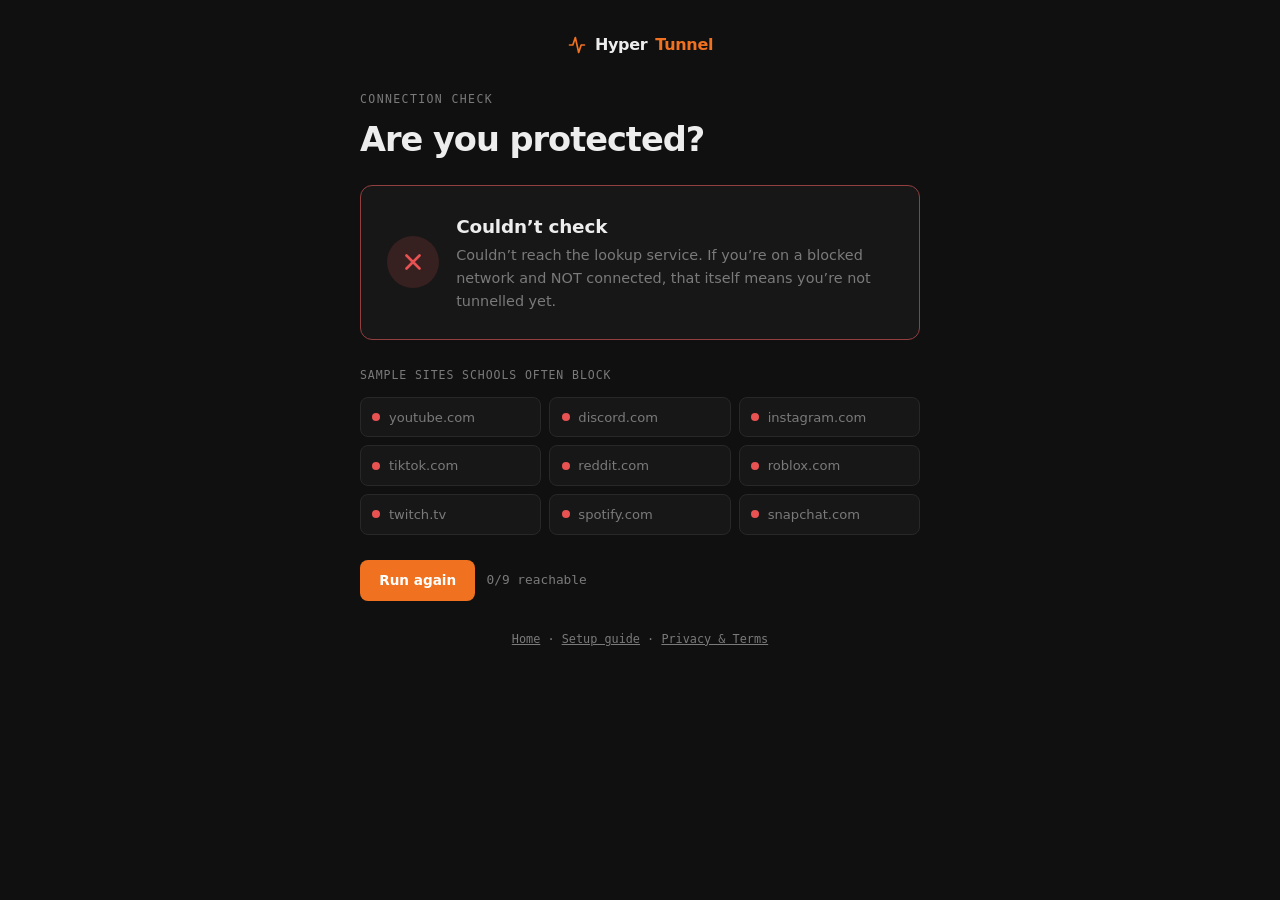
<file: test.html>
<!DOCTYPE html>
<html lang="en" data-theme="dark">
<head>
<meta charset="UTF-8">
<meta name="viewport" content="width=device-width,initial-scale=1.0">
<meta http-equiv="Content-Security-Policy" content="default-src 'self'; base-uri 'self'; object-src 'none'; script-src 'self'; style-src 'self' 'unsafe-inline' https://fonts.googleapis.com; font-src https://fonts.gstatic.com; img-src 'self' data:; connect-src https:; form-action 'self'; upgrade-insecure-requests">
<meta name="referrer" content="strict-origin-when-cross-origin">
<title>HyperTunnel Connection Check</title>
<meta name="theme-color" content="#f07220">
<meta name="robots" content="noindex">
<link rel="icon" href="favicon.svg" type="image/svg+xml">
<link rel="apple-touch-icon" href="favicon.svg">
<link rel="preconnect" href="https://fonts.googleapis.com">
<link rel="preconnect" href="https://fonts.gstatic.com" crossorigin>
<link rel="stylesheet" href="https://fonts.googleapis.com/css2?family=Inter:wght@400;500;600;700;800&family=JetBrains+Mono:wght@400;500;600&display=swap">
<style>
:root{--bg:#101010;--surface:#171717;--surface-2:#1f1f1f;--border:#282828;--line:#202020;--text:#ededed;--muted:#7a7a7a;--faint:#4a4a4a;--accent:#f07220;--accent-soft:rgba(240,114,32,.09);--good:#4bbe86;--bad:#e85252;--font:'Inter',system-ui,sans-serif;--mono:'JetBrains Mono',ui-monospace,monospace;--r:8px;--r-lg:12px}
:root[data-theme="light"]{--bg:#fbfbfa;--surface:#fff;--surface-2:#f4f3f1;--border:#e6e4e1;--line:#ecebe8;--text:#16130f;--muted:#78736c;--faint:#b8b4ad;--accent-soft:rgba(240,114,32,.07)}
*{box-sizing:border-box;margin:0;padding:0}
body{font-family:var(--font);background:var(--bg);color:var(--text);min-height:100vh;font-size:15px;line-height:1.6;-webkit-font-smoothing:antialiased;display:flex;flex-direction:column;align-items:center;padding:2rem 1.25rem}
.mono{font-family:var(--mono)}
.brand{display:flex;align-items:center;gap:.5rem;font-weight:700;font-size:1rem;letter-spacing:-.02em;margin-bottom:2rem}
.brand b{color:var(--accent)}
.brand svg{width:20px;height:20px;color:var(--accent)}
.card{width:100%;max-width:560px}
.kicker{font-family:var(--mono);font-size:.72rem;letter-spacing:.12em;text-transform:uppercase;color:var(--muted);margin-bottom:.9rem}
h1{font-size:clamp(1.6rem,4vw,2.1rem);font-weight:800;letter-spacing:-.03em;line-height:1.1;margin-bottom:1.6rem}
/* verdict */
.verdict{border:1px solid var(--border);border-radius:var(--r-lg);padding:1.6rem;background:var(--surface);display:flex;gap:1.1rem;align-items:center;transition:border-color .3s}
.verdict.ok{border-color:color-mix(in srgb,var(--good) 55%,var(--border))}
.verdict.bad{border-color:color-mix(in srgb,var(--bad) 55%,var(--border))}
.v-ico{width:52px;height:52px;border-radius:50%;flex-shrink:0;display:grid;place-items:center;background:var(--surface-2)}
.v-ico svg{width:26px;height:26px}
.verdict.ok .v-ico{background:color-mix(in srgb,var(--good) 15%,transparent);color:var(--good)}
.verdict.bad .v-ico{background:color-mix(in srgb,var(--bad) 15%,transparent);color:var(--bad)}
.verdict.checking .v-ico{color:var(--muted)}
.v-title{font-size:1.15rem;font-weight:700;letter-spacing:-.01em}
.v-sub{color:var(--muted);font-size:.9rem;margin-top:.2rem}
.spin{width:22px;height:22px;border:2.5px solid var(--border);border-top-color:var(--accent);border-radius:50%;animation:sp .7s linear infinite}
@keyframes sp{to{transform:rotate(360deg)}}
/* details */
.rows{border:1px solid var(--border);border-radius:var(--r-lg);margin-top:1rem;overflow:hidden}
.row{display:flex;justify-content:space-between;gap:1rem;padding:.75rem 1.1rem;border-bottom:1px solid var(--line);font-size:.86rem}
.row:last-child{border-bottom:none}
.row .k{color:var(--muted);font-family:var(--mono);font-size:.74rem;text-transform:uppercase;letter-spacing:.05em}
.row .val{font-family:var(--mono);text-align:right;word-break:break-all}
.row .val.hit{color:var(--good)}
/* reachability */
.reach-h{font-family:var(--mono);font-size:.72rem;letter-spacing:.08em;text-transform:uppercase;color:var(--muted);margin:1.6rem 0 .8rem}
.grid{display:grid;grid-template-columns:repeat(auto-fill,minmax(150px,1fr));gap:.5rem}
.site{display:flex;align-items:center;gap:.55rem;border:1px solid var(--border);border-radius:var(--r);padding:.55rem .7rem;font-size:.82rem;background:var(--surface)}
.site .dot{width:8px;height:8px;border-radius:50%;background:var(--faint);flex-shrink:0}
.site.ok .dot{background:var(--good)}
.site.bad .dot{background:var(--bad)}
.site.ok{color:var(--text)}.site.bad{color:var(--muted)}
.actions{margin-top:1.6rem;display:flex;gap:.7rem;align-items:center;flex-wrap:wrap}
.btn{display:inline-flex;align-items:center;gap:.5rem;padding:.6rem 1.2rem;background:var(--accent);color:#fff;border:none;border-radius:var(--r);font:inherit;font-weight:600;font-size:.85rem;cursor:pointer}
.btn:hover{background:color-mix(in srgb,var(--accent) 88%,#fff)}
.hint{color:var(--muted);font-size:.8rem;font-family:var(--mono)}
a{color:var(--accent)}
.backlinks{margin-top:1.8rem;text-align:center;font-family:var(--mono);font-size:.74rem;color:var(--muted)}
.backlinks a{color:var(--muted)}
.backlinks a:hover{color:var(--accent)}
</style>
</head>
<body>
  <div class="brand"><svg viewBox="0 0 24 24" fill="none" stroke="currentColor" stroke-width="2" stroke-linecap="round" stroke-linejoin="round"><path d="M3 12h4l3-9 4 18 3-9h4"/></svg> Hyper<b>Tunnel</b></div>
  <div class="card">
    <div class="kicker">Connection check</div>
    <h1>Are you protected?</h1>

    <div class="verdict checking" id="verdict">
      <div class="v-ico" id="vico"><div class="spin"></div></div>
      <div><div class="v-title" id="vtitle">Checking…</div><div class="v-sub" id="vsub">Looking up where your traffic is coming from.</div></div>
    </div>

    <div class="rows" id="rows" hidden>
      <div class="row"><span class="k">Your IP</span><span class="val" id="r-ip">—</span></div>
      <div class="row"><span class="k">Location</span><span class="val" id="r-loc">—</span></div>
      <div class="row"><span class="k">Network</span><span class="val" id="r-isp">—</span></div>
    </div>

    <div class="reach-h">Sample sites schools often block</div>
    <div class="grid" id="grid"></div>

    <div class="actions">
      <button class="btn" id="rerun">Run again</button>
      <span class="hint" id="reachcount">testing…</span>
    </div>

    <div class="backlinks"><a href="index.html">Home</a> · <a href="setup.html">Setup guide</a> · <a href="legal.html">Privacy &amp; Terms</a></div>
  </div>

<script src="test.js" defer></script>
</body>
</html>
</file>
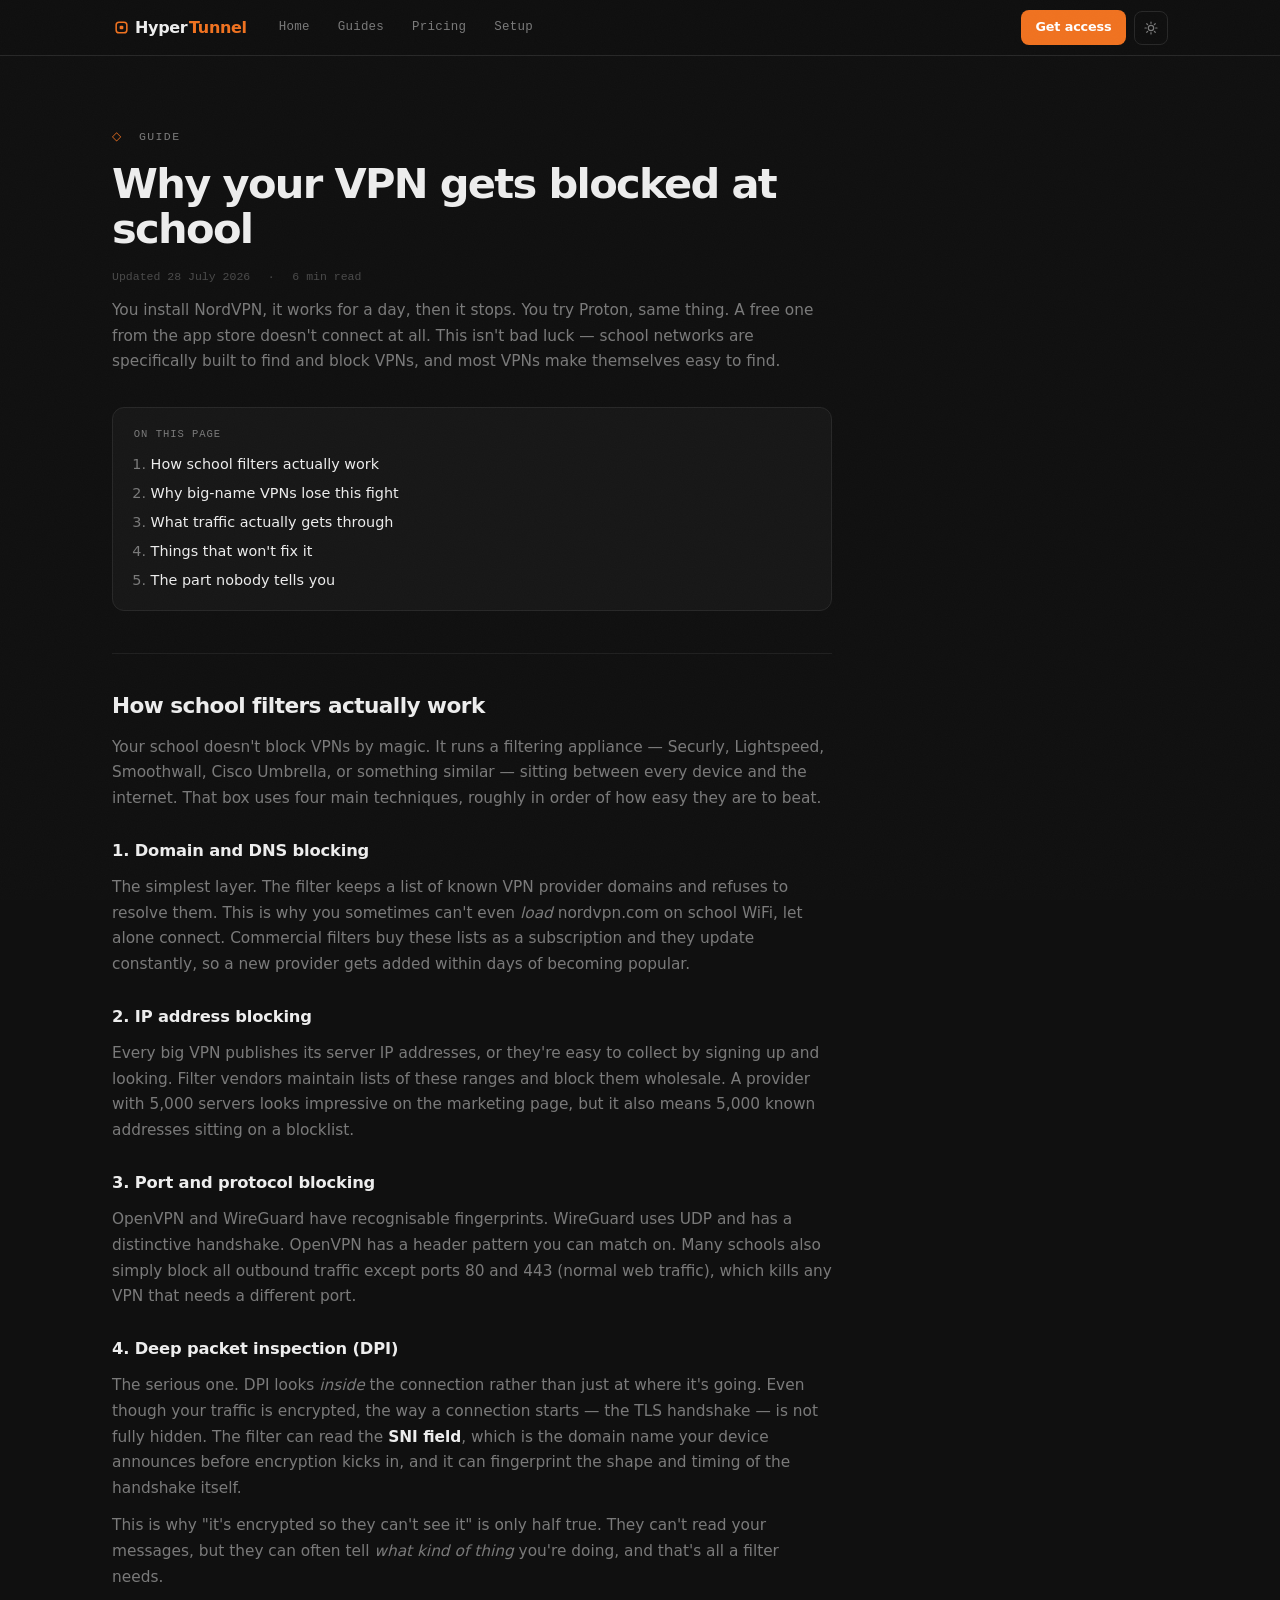
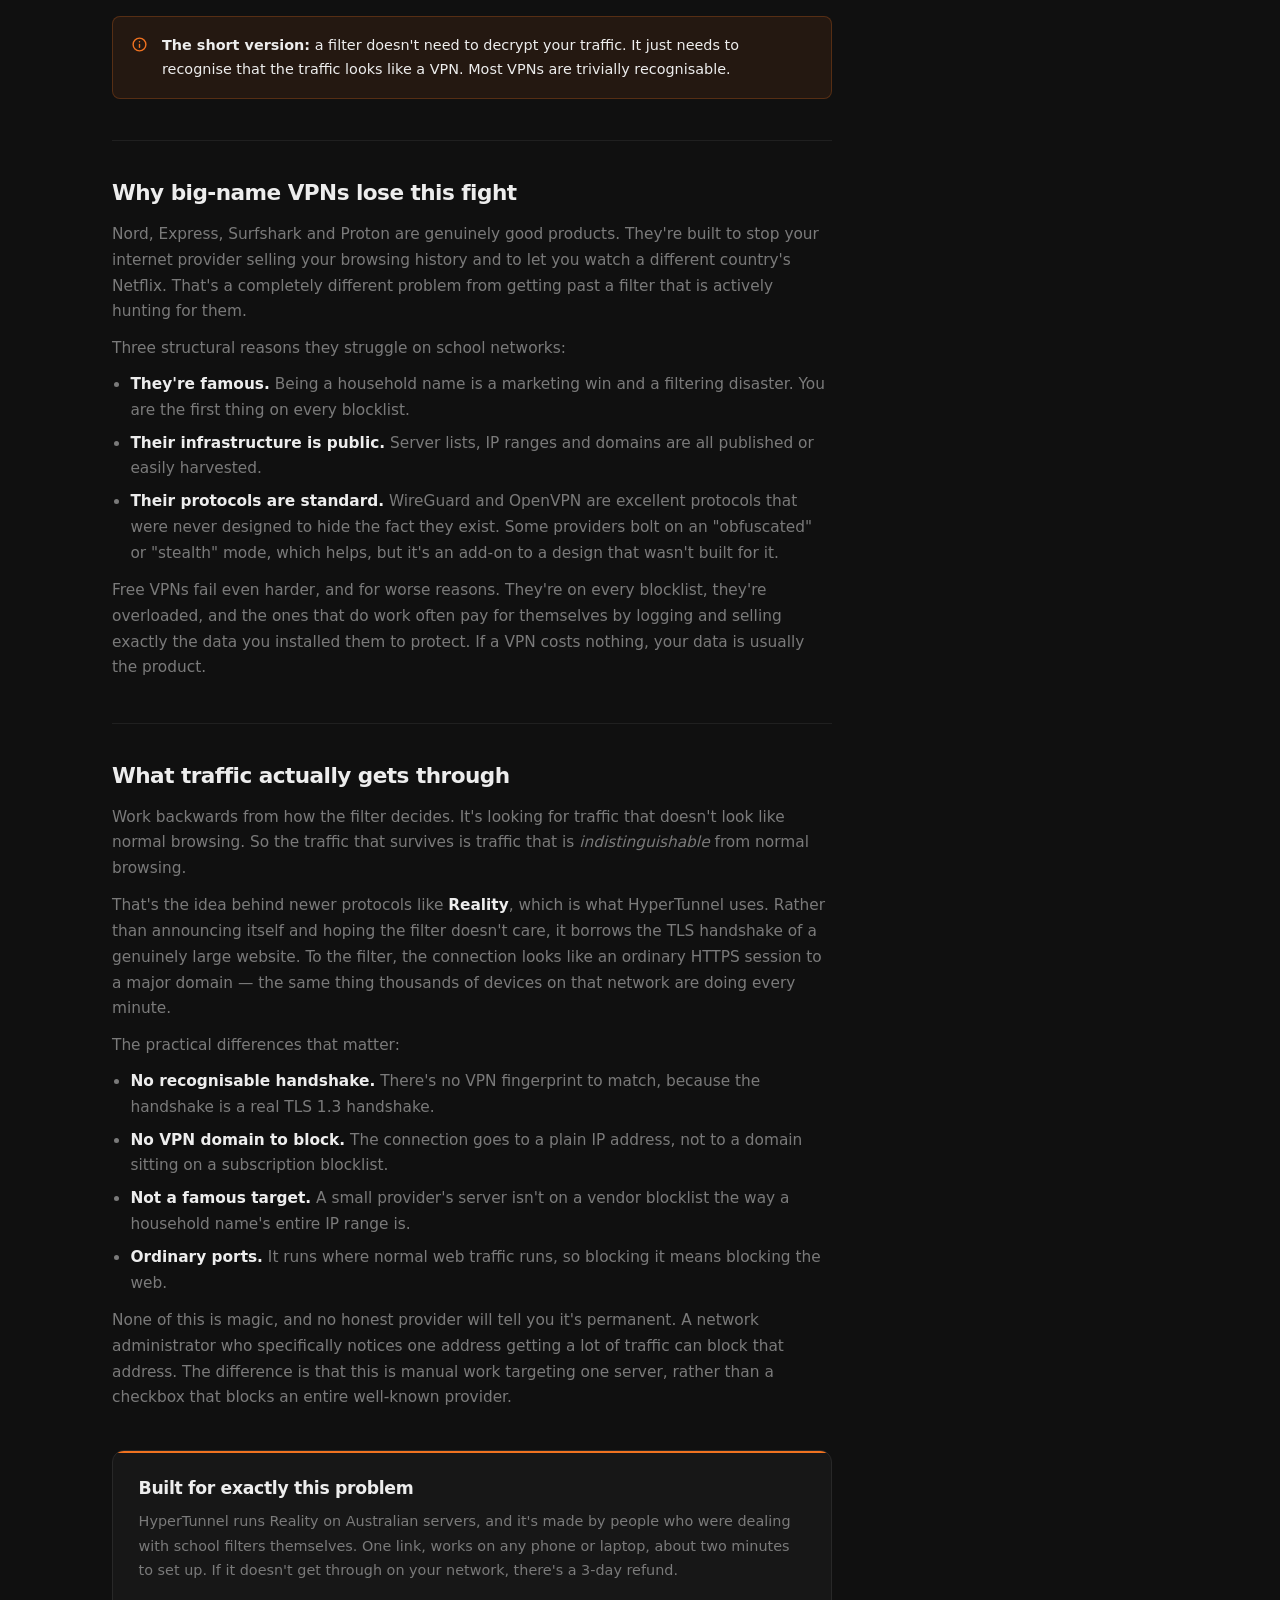
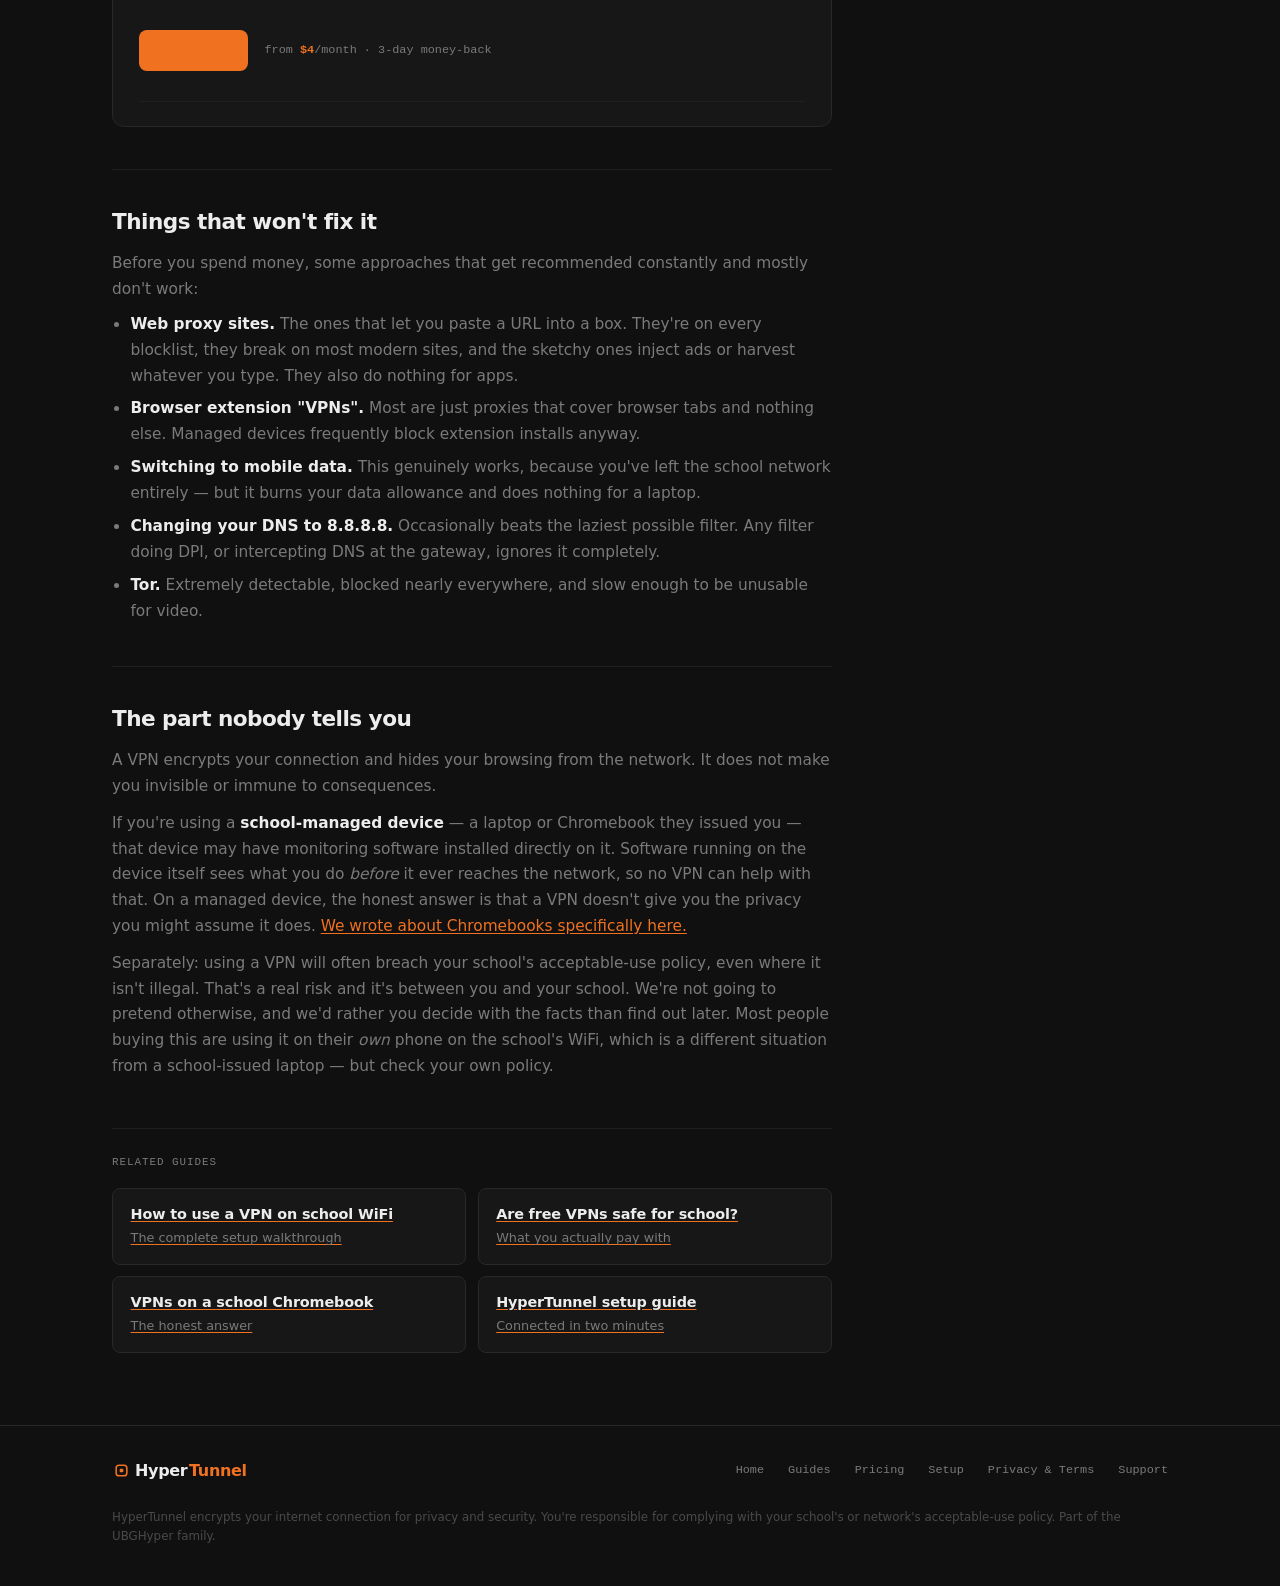
<file: vpn-blocked-at-school.html>
<!DOCTYPE html>
<html lang="en" data-theme="dark">
<head>
<meta charset="UTF-8">
<meta name="viewport" content="width=device-width,initial-scale=1.0">
<meta http-equiv="Content-Security-Policy" content="default-src 'self'; base-uri 'self'; object-src 'none'; script-src 'self' https://www.googletagmanager.com; style-src 'self' 'unsafe-inline' https://fonts.googleapis.com; font-src https://fonts.gstatic.com; img-src 'self' data: https://www.google-analytics.com https://www.googletagmanager.com; connect-src 'self' https://www.google-analytics.com https://*.google-analytics.com https://*.analytics.google.com https://www.googletagmanager.com; form-action 'self'; upgrade-insecure-requests">
<meta name="referrer" content="strict-origin-when-cross-origin">
<title>Why Your VPN Gets Blocked at School (And What Actually Works)</title>
<meta name="description" content="School WiFi blocks Nord, Proton and free VPNs within minutes. Here's exactly how the filter spots them, why most VPNs are easy to detect, and what a VPN needs to do to get through.">
<meta name="robots" content="index,follow">
<meta name="theme-color" content="#f07220">
<link rel="canonical" href="https://hypertunnel.github.io/vpn-blocked-at-school.html">
<link rel="icon" href="favicon.svg" type="image/svg+xml">
<link rel="apple-touch-icon" href="favicon.svg">

<meta property="og:type" content="article">
<meta property="og:site_name" content="HyperTunnel">
<meta property="og:url" content="https://hypertunnel.github.io/vpn-blocked-at-school.html">
<meta property="og:title" content="Why Your VPN Gets Blocked at School (And What Actually Works)">
<meta property="og:description" content="How school filters detect and block VPNs, why the big-name ones fail, and what's different about the traffic that gets through.">
<meta property="og:image" content="https://hypertunnel.github.io/favicon.svg">
<meta name="twitter:card" content="summary">
<meta name="twitter:title" content="Why Your VPN Gets Blocked at School">
<meta name="twitter:description" content="How school filters detect VPNs, and what's different about the traffic that gets through.">
<meta name="twitter:image" content="https://hypertunnel.github.io/favicon.svg">

<script type="application/ld+json">
{
  "@context": "https://schema.org",
  "@type": "Article",
  "headline": "Why Your VPN Gets Blocked at School (And What Actually Works)",
  "description": "How school filters detect and block VPNs, why the big-name ones fail, and what a VPN needs to do differently.",
  "datePublished": "2026-07-28",
  "dateModified": "2026-07-28",
  "author": { "@type": "Organization", "name": "HyperTunnel" },
  "publisher": { "@type": "Organization", "name": "HyperTunnel" },
  "mainEntityOfPage": { "@type": "WebPage", "@id": "https://hypertunnel.github.io/vpn-blocked-at-school.html" }
}
</script>

<link rel="preconnect" href="https://fonts.googleapis.com">
<link rel="preconnect" href="https://fonts.gstatic.com" crossorigin>
<link rel="stylesheet" href="https://fonts.googleapis.com/css2?family=Inter:wght@400;500;600;700;800&family=JetBrains+Mono:wght@400;500;600&display=swap">
<link rel="stylesheet" href="styles.css?v=2026072806">

<script async src="https://www.googletagmanager.com/gtag/js?id=G-HCM57K1ZP2"></script>
<script src="analytics.js" defer></script>
</head>
<body>

<nav>
  <div class="nav-in">
    <a href="index.html" class="logo"><svg class="logo-mark" viewBox="0 0 512 512" width="19" height="19" aria-hidden="true"><rect x="112" y="112" width="288" height="288" rx="78" fill="none" stroke="currentColor" stroke-width="42"/><rect x="206" y="206" width="100" height="100" rx="30" fill="currentColor"/></svg> Hyper<b>Tunnel</b></a>
    <div class="nav-links" id="navLinks">
      <a href="index.html">Home</a>
      <a href="guides.html">Guides</a>
      <a href="index.html#pricing">Pricing</a>
      <a href="setup.html">Setup</a>
    </div>
    <div class="nav-right">
      <a href="index.html#pricing" class="btn btn-sm">Get access</a>
      <button class="icon-btn" id="themeToggle" aria-label="Toggle theme" type="button">
        <svg viewBox="0 0 24 24" fill="none" stroke="currentColor" stroke-width="1.8" stroke-linecap="round" stroke-linejoin="round" width="16" height="16"><circle cx="12" cy="12" r="4"/><path d="M12 3v2M12 19v2M5.6 5.6l1.4 1.4M17 17l1.4 1.4M3 12h2M19 12h2M5.6 18.4l1.4-1.4M17 7l1.4-1.4"/></svg>
      </button>
    </div>
  </div>
</nav>

<main>
<section class="sec" style="border-top:none">
  <div class="wrap">
    <article class="post">
      <span class="kicker"><span class="i">◇</span> &nbsp;Guide</span>
      <h1>Why your VPN gets blocked at school</h1>
      <div class="post-meta"><span>Updated 28 July 2026</span><span>·</span><span>6 min read</span></div>
      <p class="post-lead">You install NordVPN, it works for a day, then it stops. You try Proton, same thing. A free one from the app store doesn't connect at all. This isn't bad luck — school networks are specifically built to find and block VPNs, and most VPNs make themselves easy to find.</p>

      <div class="toc">
        <div class="toc-h">On this page</div>
        <ol>
          <li><a href="#how-filters-work">How school filters actually work</a></li>
          <li><a href="#why-vpns-lose">Why big-name VPNs lose this fight</a></li>
          <li><a href="#what-gets-through">What traffic actually gets through</a></li>
          <li><a href="#fixes">Things that won't fix it</a></li>
          <li><a href="#rules">The part nobody tells you</a></li>
        </ol>
      </div>

      <h2 id="how-filters-work">How school filters actually work</h2>
      <p>Your school doesn't block VPNs by magic. It runs a filtering appliance — Securly, Lightspeed, Smoothwall, Cisco Umbrella, or something similar — sitting between every device and the internet. That box uses four main techniques, roughly in order of how easy they are to beat.</p>

      <h3>1. Domain and DNS blocking</h3>
      <p>The simplest layer. The filter keeps a list of known VPN provider domains and refuses to resolve them. This is why you sometimes can't even <em>load</em> nordvpn.com on school WiFi, let alone connect. Commercial filters buy these lists as a subscription and they update constantly, so a new provider gets added within days of becoming popular.</p>

      <h3>2. IP address blocking</h3>
      <p>Every big VPN publishes its server IP addresses, or they're easy to collect by signing up and looking. Filter vendors maintain lists of these ranges and block them wholesale. A provider with 5,000 servers looks impressive on the marketing page, but it also means 5,000 known addresses sitting on a blocklist.</p>

      <h3>3. Port and protocol blocking</h3>
      <p>OpenVPN and WireGuard have recognisable fingerprints. WireGuard uses UDP and has a distinctive handshake. OpenVPN has a header pattern you can match on. Many schools also simply block all outbound traffic except ports 80 and 443 (normal web traffic), which kills any VPN that needs a different port.</p>

      <h3>4. Deep packet inspection (DPI)</h3>
      <p>The serious one. DPI looks <em>inside</em> the connection rather than just at where it's going. Even though your traffic is encrypted, the way a connection starts — the TLS handshake — is not fully hidden. The filter can read the <strong>SNI field</strong>, which is the domain name your device announces before encryption kicks in, and it can fingerprint the shape and timing of the handshake itself.</p>
      <p>This is why "it's encrypted so they can't see it" is only half true. They can't read your messages, but they can often tell <em>what kind of thing</em> you're doing, and that's all a filter needs.</p>

      <div class="tldr">
        <svg viewBox="0 0 24 24" fill="none" stroke="currentColor" stroke-width="2" stroke-linecap="round" stroke-linejoin="round"><circle cx="12" cy="12" r="9"/><path d="M12 16v-4M12 8h.01"/></svg>
        <p><strong>The short version:</strong> a filter doesn't need to decrypt your traffic. It just needs to recognise that the traffic looks like a VPN. Most VPNs are trivially recognisable.</p>
      </div>

      <h2 id="why-vpns-lose">Why big-name VPNs lose this fight</h2>
      <p>Nord, Express, Surfshark and Proton are genuinely good products. They're built to stop your internet provider selling your browsing history and to let you watch a different country's Netflix. That's a completely different problem from getting past a filter that is actively hunting for them.</p>
      <p>Three structural reasons they struggle on school networks:</p>
      <ul>
        <li><strong>They're famous.</strong> Being a household name is a marketing win and a filtering disaster. You are the first thing on every blocklist.</li>
        <li><strong>Their infrastructure is public.</strong> Server lists, IP ranges and domains are all published or easily harvested.</li>
        <li><strong>Their protocols are standard.</strong> WireGuard and OpenVPN are excellent protocols that were never designed to hide the fact they exist. Some providers bolt on an "obfuscated" or "stealth" mode, which helps, but it's an add-on to a design that wasn't built for it.</li>
      </ul>
      <p>Free VPNs fail even harder, and for worse reasons. They're on every blocklist, they're overloaded, and the ones that do work often pay for themselves by logging and selling exactly the data you installed them to protect. If a VPN costs nothing, your data is usually the product.</p>

      <h2 id="what-gets-through">What traffic actually gets through</h2>
      <p>Work backwards from how the filter decides. It's looking for traffic that doesn't look like normal browsing. So the traffic that survives is traffic that is <em>indistinguishable</em> from normal browsing.</p>
      <p>That's the idea behind newer protocols like <strong>Reality</strong>, which is what HyperTunnel uses. Rather than announcing itself and hoping the filter doesn't care, it borrows the TLS handshake of a genuinely large website. To the filter, the connection looks like an ordinary HTTPS session to a major domain — the same thing thousands of devices on that network are doing every minute.</p>
      <p>The practical differences that matter:</p>
      <ul>
        <li><strong>No recognisable handshake.</strong> There's no VPN fingerprint to match, because the handshake is a real TLS 1.3 handshake.</li>
        <li><strong>No VPN domain to block.</strong> The connection goes to a plain IP address, not to a domain sitting on a subscription blocklist.</li>
        <li><strong>Not a famous target.</strong> A small provider's server isn't on a vendor blocklist the way a household name's entire IP range is.</li>
        <li><strong>Ordinary ports.</strong> It runs where normal web traffic runs, so blocking it means blocking the web.</li>
      </ul>
      <p>None of this is magic, and no honest provider will tell you it's permanent. A network administrator who specifically notices one address getting a lot of traffic can block that address. The difference is that this is manual work targeting one server, rather than a checkbox that blocks an entire well-known provider.</p>

      <div class="post-cta">
        <h4>Built for exactly this problem</h4>
        <p>HyperTunnel runs Reality on Australian servers, and it's made by people who were dealing with school filters themselves. One link, works on any phone or laptop, about two minutes to set up. If it doesn't get through on your network, there's a 3-day refund.</p>
        <div class="row">
          <a href="index.html#pricing" class="btn">See plans</a>
          <span class="from">from <b>$4</b>/month · 3-day money-back</span>
        </div>
      </div>

      <h2 id="fixes">Things that won't fix it</h2>
      <p>Before you spend money, some approaches that get recommended constantly and mostly don't work:</p>
      <ul>
        <li><strong>Web proxy sites.</strong> The ones that let you paste a URL into a box. They're on every blocklist, they break on most modern sites, and the sketchy ones inject ads or harvest whatever you type. They also do nothing for apps.</li>
        <li><strong>Browser extension "VPNs".</strong> Most are just proxies that cover browser tabs and nothing else. Managed devices frequently block extension installs anyway.</li>
        <li><strong>Switching to mobile data.</strong> This genuinely works, because you've left the school network entirely — but it burns your data allowance and does nothing for a laptop.</li>
        <li><strong>Changing your DNS to 8.8.8.8.</strong> Occasionally beats the laziest possible filter. Any filter doing DPI, or intercepting DNS at the gateway, ignores it completely.</li>
        <li><strong>Tor.</strong> Extremely detectable, blocked nearly everywhere, and slow enough to be unusable for video.</li>
      </ul>

      <h2 id="rules">The part nobody tells you</h2>
      <p>A VPN encrypts your connection and hides your browsing from the network. It does not make you invisible or immune to consequences.</p>
      <p>If you're using a <strong>school-managed device</strong> — a laptop or Chromebook they issued you — that device may have monitoring software installed directly on it. Software running on the device itself sees what you do <em>before</em> it ever reaches the network, so no VPN can help with that. On a managed device, the honest answer is that a VPN doesn't give you the privacy you might assume it does. <a href="school-chromebook-vpn.html">We wrote about Chromebooks specifically here.</a></p>
      <p>Separately: using a VPN will often breach your school's acceptable-use policy, even where it isn't illegal. That's a real risk and it's between you and your school. We're not going to pretend otherwise, and we'd rather you decide with the facts than find out later. Most people buying this are using it on their <em>own</em> phone on the school's WiFi, which is a different situation from a school-issued laptop — but check your own policy.</p>

      <div class="related">
        <div class="related-h">Related guides</div>
        <div class="related-grid">
          <a class="related-card" href="vpn-school-wifi-guide.html"><span>How to use a VPN on school WiFi</span><em>The complete setup walkthrough</em></a>
          <a class="related-card" href="free-vpn-school-wifi.html"><span>Are free VPNs safe for school?</span><em>What you actually pay with</em></a>
          <a class="related-card" href="school-chromebook-vpn.html"><span>VPNs on a school Chromebook</span><em>The honest answer</em></a>
          <a class="related-card" href="setup.html"><span>HyperTunnel setup guide</span><em>Connected in two minutes</em></a>
        </div>
      </div>
    </article>
  </div>
</section>
</main>

<footer>
  <div class="foot-in">
    <a href="index.html" class="logo"><svg class="logo-mark" viewBox="0 0 512 512" width="19" height="19" aria-hidden="true"><rect x="112" y="112" width="288" height="288" rx="78" fill="none" stroke="currentColor" stroke-width="42"/><rect x="206" y="206" width="100" height="100" rx="30" fill="currentColor"/></svg> Hyper<b>Tunnel</b></a>
    <div class="foot-links">
      <a href="index.html">Home</a>
      <a href="guides.html">Guides</a>
      <a href="index.html#pricing">Pricing</a>
      <a href="setup.html">Setup</a>
      <a href="legal.html">Privacy &amp; Terms</a>
      <a href="#" id="foot-support">Support</a>
    </div>
  </div>
  <p class="foot-fine">HyperTunnel encrypts your internet connection for privacy and security. You're responsible for complying with your school's or network's acceptable-use policy. Part of the UBGHyper family.</p>
</footer>

<script src="legal.js" defer></script>
</body>
</html>
</file>
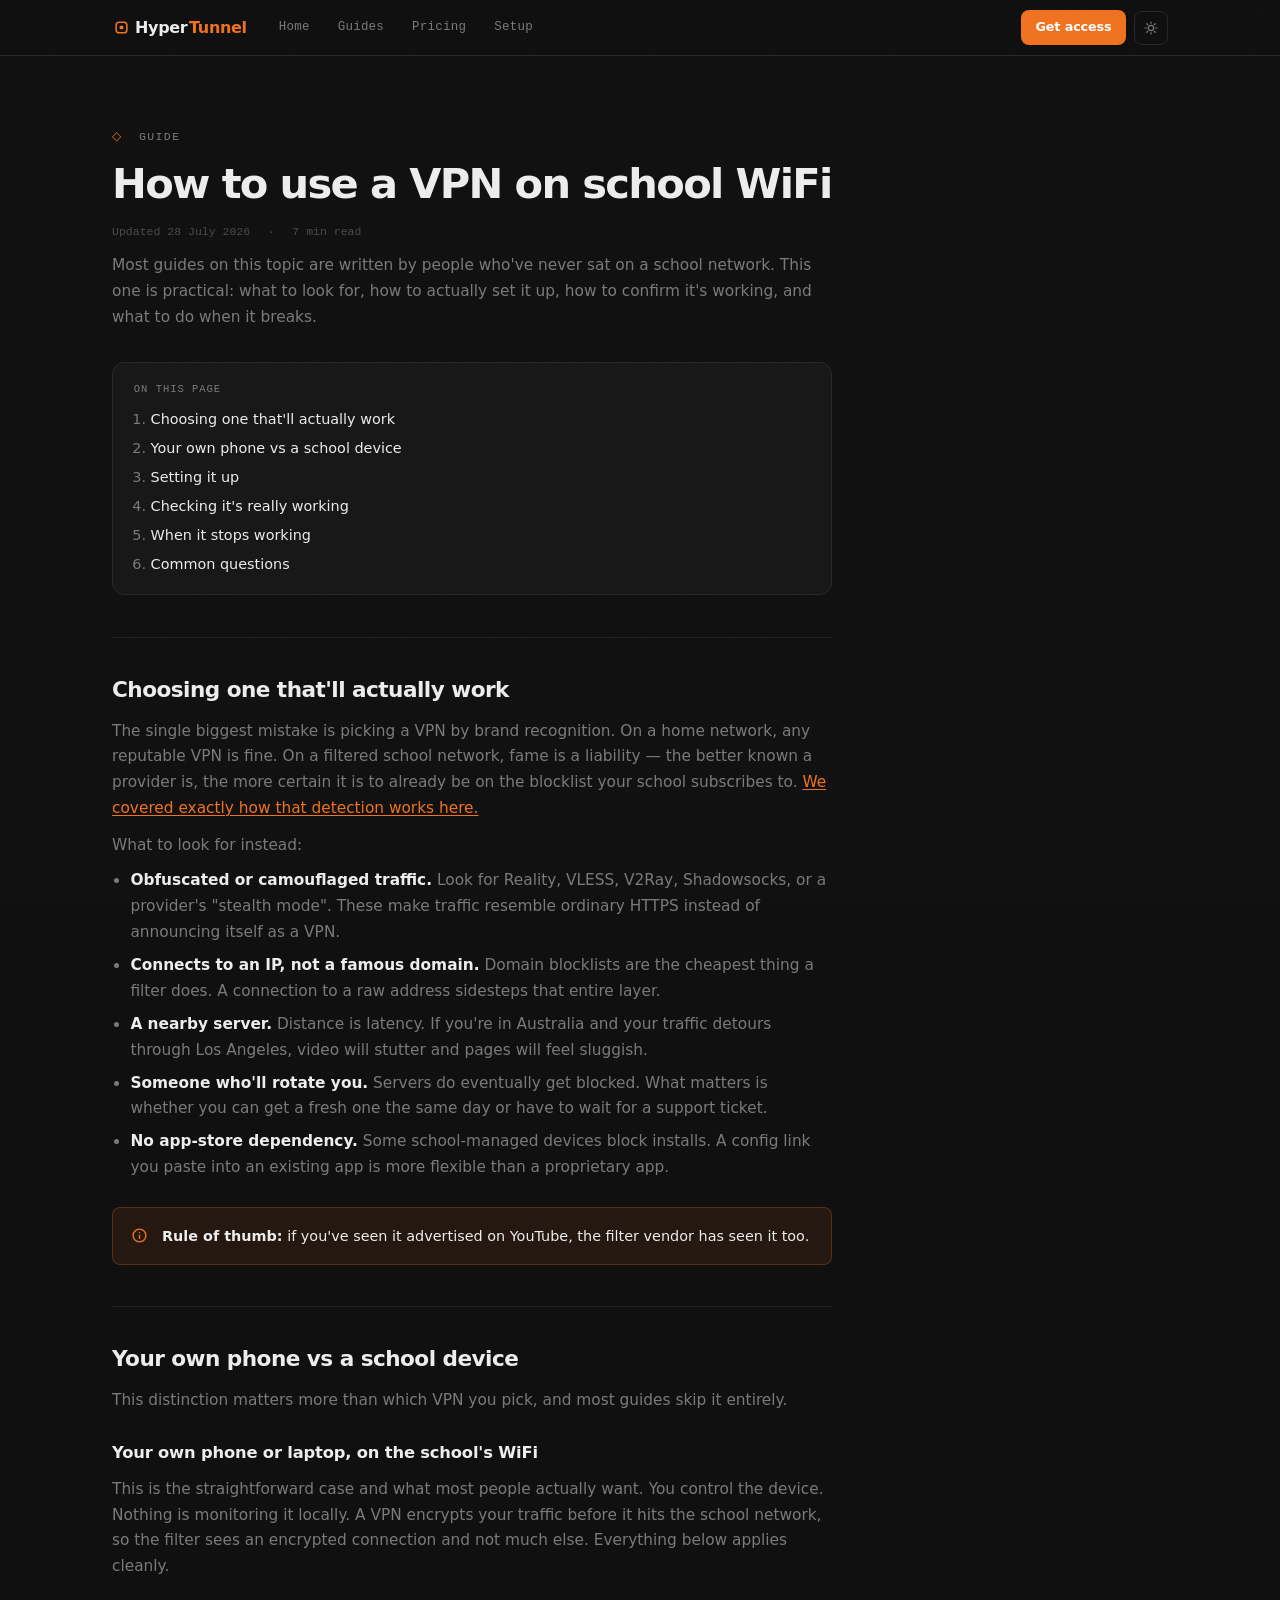
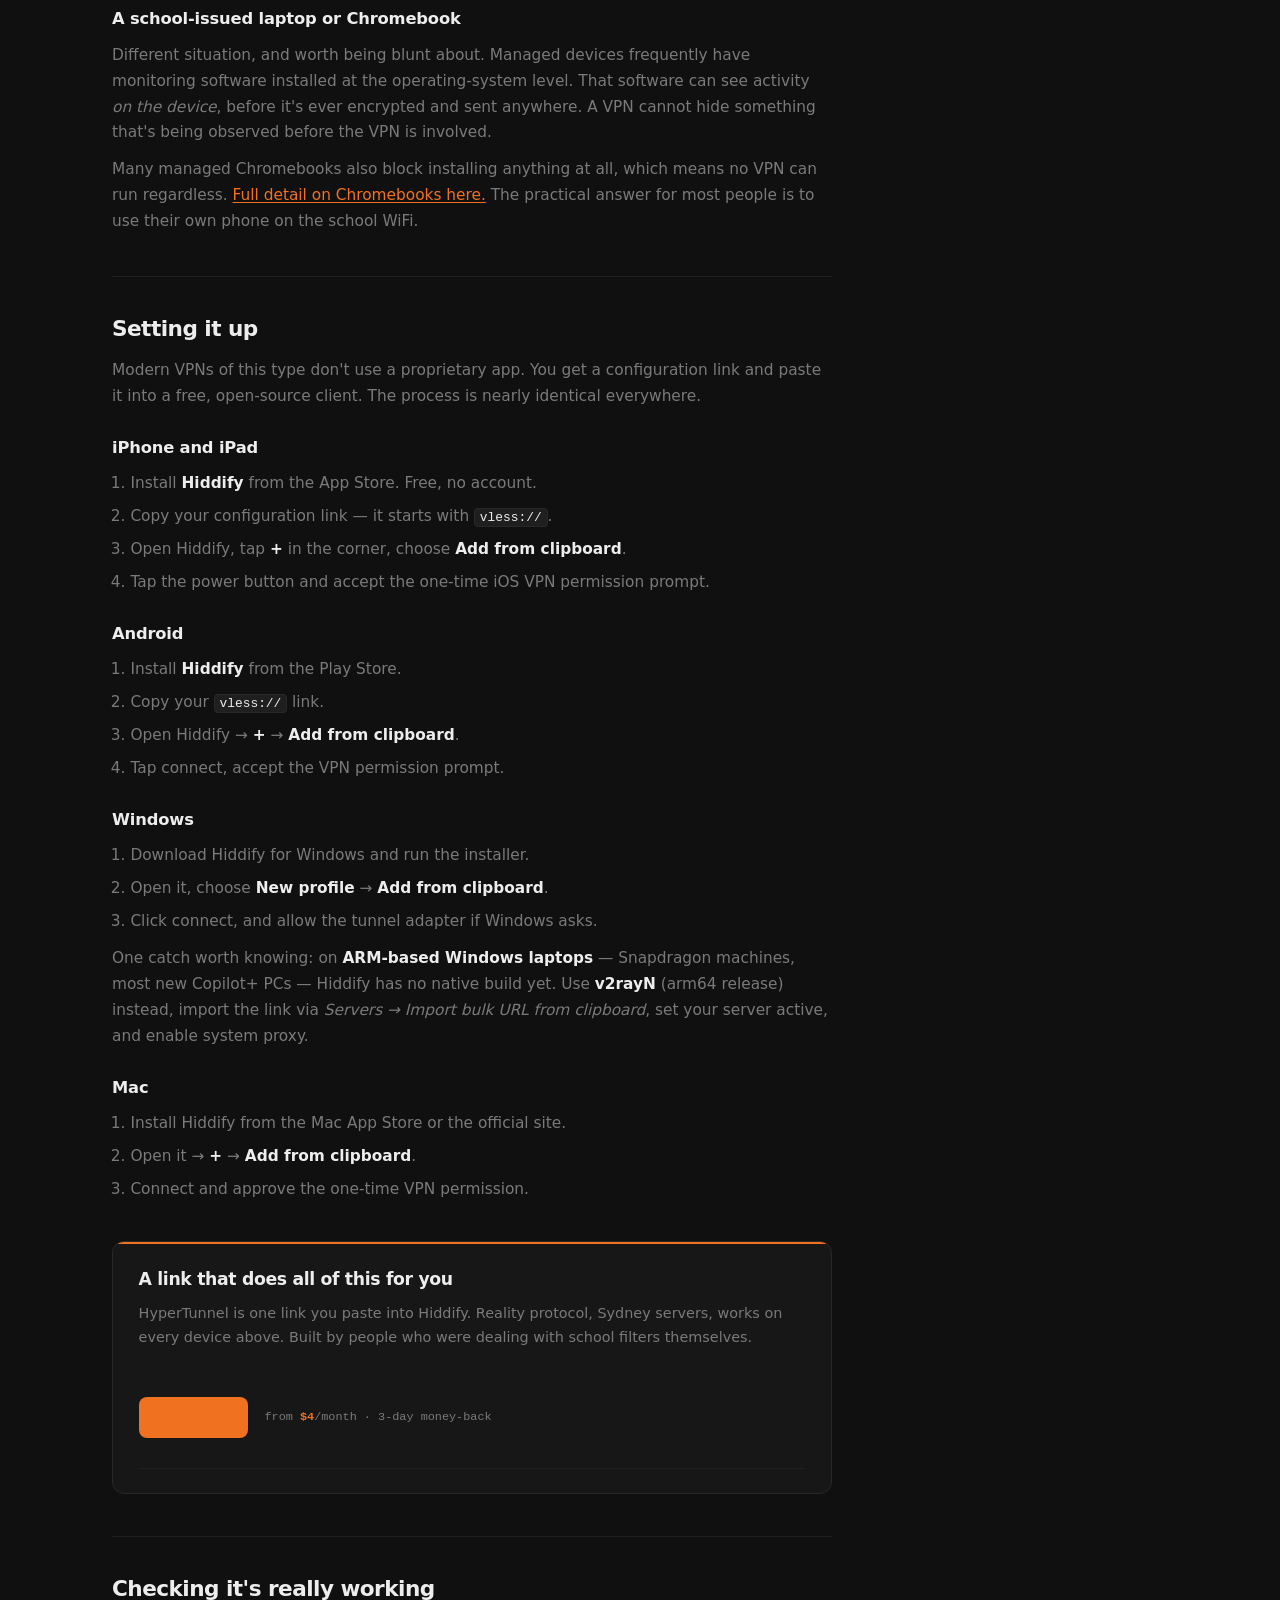
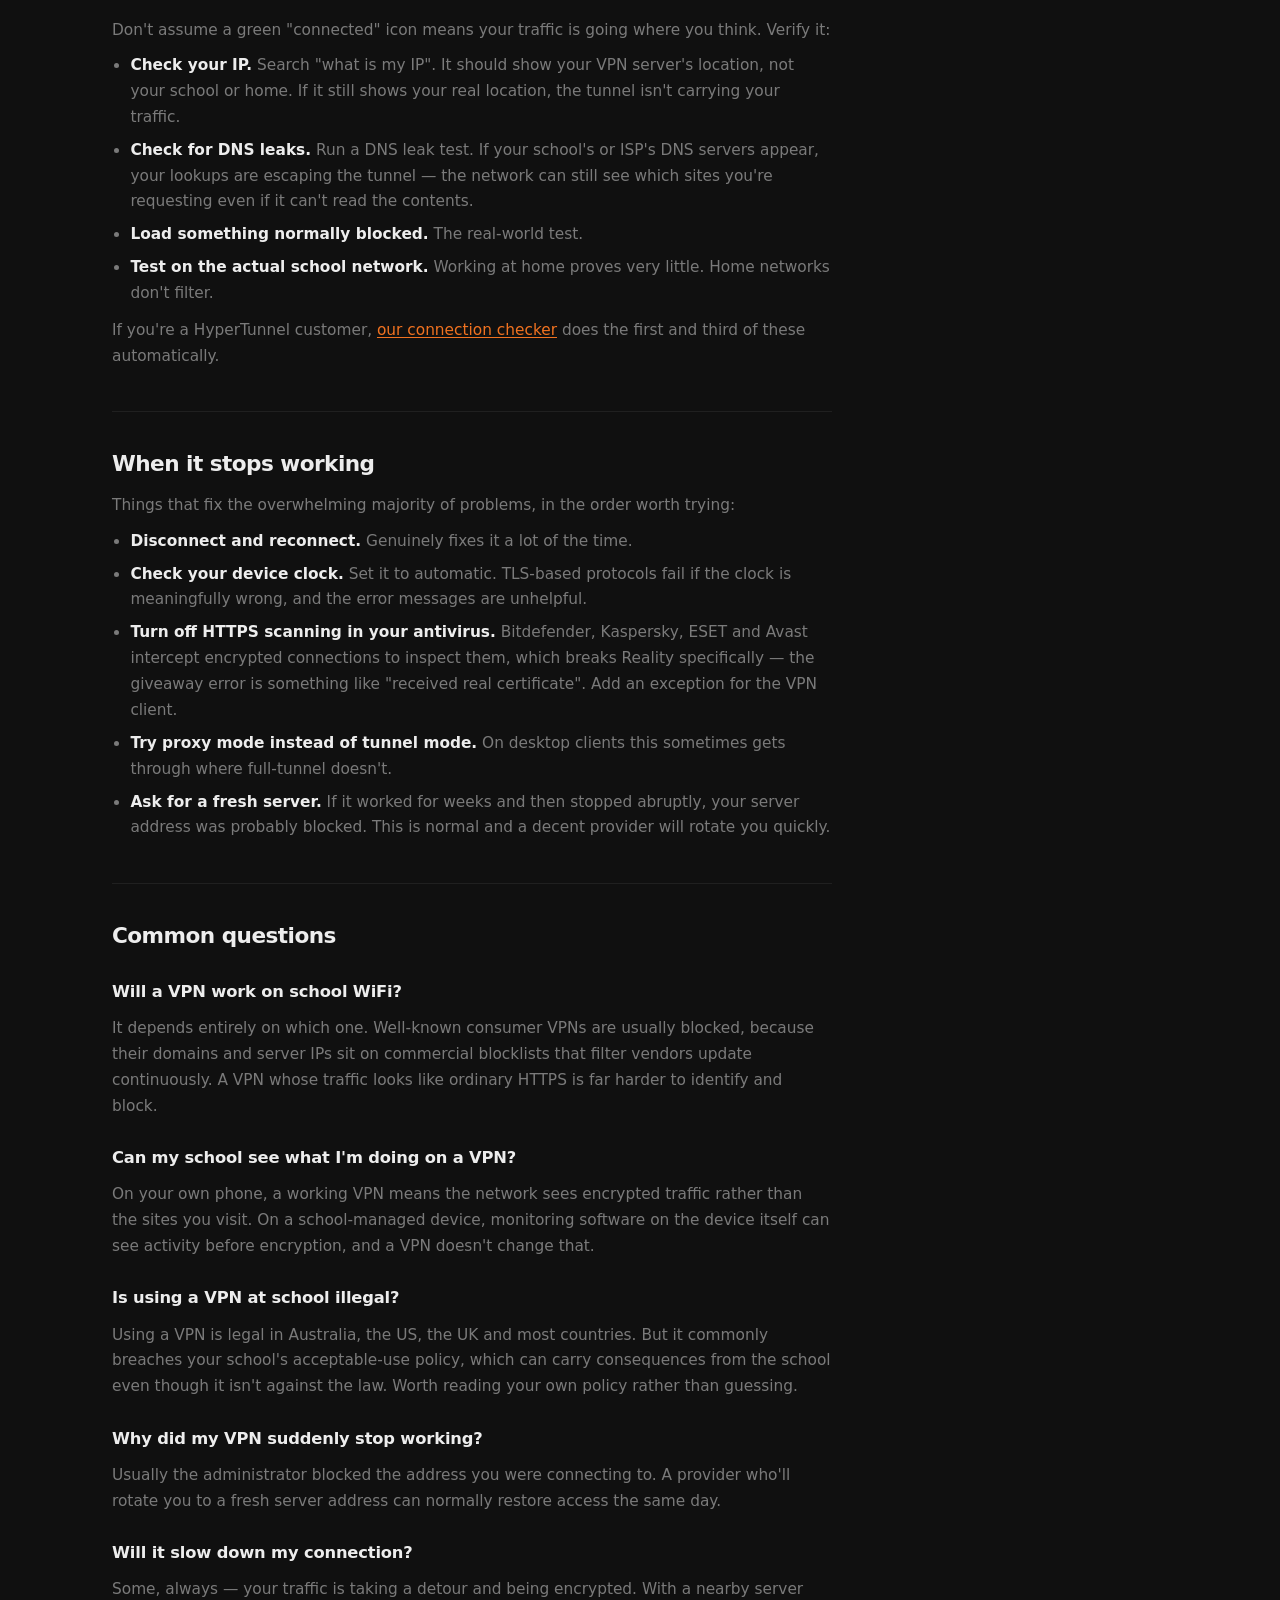
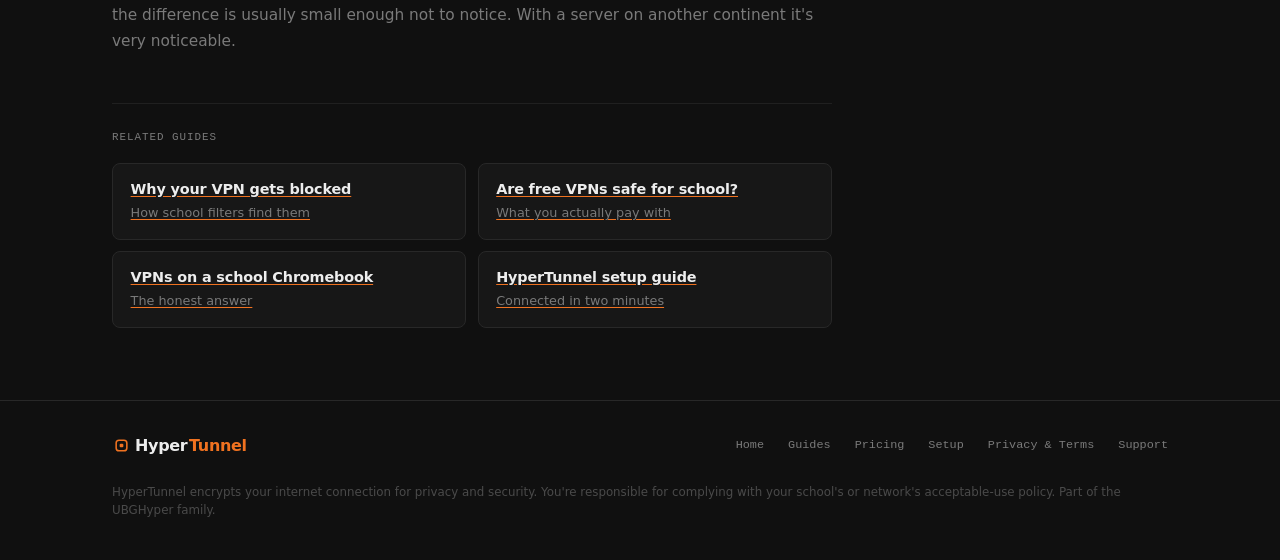
<file: vpn-school-wifi-guide.html>
<!DOCTYPE html>
<html lang="en" data-theme="dark">
<head>
<meta charset="UTF-8">
<meta name="viewport" content="width=device-width,initial-scale=1.0">
<meta http-equiv="Content-Security-Policy" content="default-src 'self'; base-uri 'self'; object-src 'none'; script-src 'self' https://www.googletagmanager.com; style-src 'self' 'unsafe-inline' https://fonts.googleapis.com; font-src https://fonts.gstatic.com; img-src 'self' data: https://www.google-analytics.com https://www.googletagmanager.com; connect-src 'self' https://www.google-analytics.com https://*.google-analytics.com https://*.analytics.google.com https://www.googletagmanager.com; form-action 'self'; upgrade-insecure-requests">
<meta name="referrer" content="strict-origin-when-cross-origin">
<title>How to Use a VPN on School WiFi: A Practical Guide (2026)</title>
<meta name="description" content="A straight guide to using a VPN on school WiFi: what to look for, how to set it up on iPhone, Android, Windows and Mac, how to check it's actually working, and what to do when it stops.">
<meta name="robots" content="index,follow">
<meta name="theme-color" content="#f07220">
<link rel="canonical" href="https://hypertunnel.github.io/vpn-school-wifi-guide.html">
<link rel="icon" href="favicon.svg" type="image/svg+xml">
<link rel="apple-touch-icon" href="favicon.svg">

<meta property="og:type" content="article">
<meta property="og:site_name" content="HyperTunnel">
<meta property="og:url" content="https://hypertunnel.github.io/vpn-school-wifi-guide.html">
<meta property="og:title" content="How to Use a VPN on School WiFi: A Practical Guide">
<meta property="og:description" content="What to look for in a VPN for school WiFi, how to set it up on any device, and how to check it's actually working.">
<meta property="og:image" content="https://hypertunnel.github.io/favicon.svg">
<meta name="twitter:card" content="summary">
<meta name="twitter:title" content="How to Use a VPN on School WiFi">
<meta name="twitter:description" content="What to look for, how to set it up, and how to check it's working.">
<meta name="twitter:image" content="https://hypertunnel.github.io/favicon.svg">

<script type="application/ld+json">
{
  "@context": "https://schema.org",
  "@type": "Article",
  "headline": "How to Use a VPN on School WiFi: A Practical Guide",
  "description": "What to look for in a VPN for school WiFi, how to set it up on any device, and how to verify it's working.",
  "datePublished": "2026-07-28",
  "dateModified": "2026-07-28",
  "author": { "@type": "Organization", "name": "HyperTunnel" },
  "publisher": { "@type": "Organization", "name": "HyperTunnel" },
  "mainEntityOfPage": { "@type": "WebPage", "@id": "https://hypertunnel.github.io/vpn-school-wifi-guide.html" }
}
</script>
<script type="application/ld+json">
{
  "@context": "https://schema.org",
  "@type": "FAQPage",
  "mainEntity": [
    { "@type": "Question", "name": "Will a VPN work on school WiFi?", "acceptedAnswer": { "@type": "Answer", "text": "It depends entirely on the VPN. Well-known consumer VPNs are usually blocked because their domains and server IPs are on commercial filter blocklists. A VPN whose traffic is indistinguishable from ordinary HTTPS browsing, such as one using the Reality protocol, is much harder for a filter to identify and block." } },
    { "@type": "Question", "name": "Can my school see what I do on a VPN?", "acceptedAnswer": { "@type": "Answer", "text": "On your own phone, a working VPN encrypts your traffic so the network sees encrypted data rather than the sites you visit. On a school-managed laptop or Chromebook, monitoring software installed on the device itself can see activity before it is encrypted, so a VPN does not hide it." } },
    { "@type": "Question", "name": "Is using a VPN at school illegal?", "acceptedAnswer": { "@type": "Answer", "text": "Using a VPN is legal in Australia, the US, the UK and most countries. However, it commonly breaches a school's acceptable-use policy, which can carry consequences from the school even though it is not against the law." } },
    { "@type": "Question", "name": "Why did my VPN stop working at school?", "acceptedAnswer": { "@type": "Answer", "text": "The most common reason is that the network administrator blocked the server address you were connecting to. A provider that will rotate you to a fresh server address can usually restore access quickly." } }
  ]
}
</script>

<link rel="preconnect" href="https://fonts.googleapis.com">
<link rel="preconnect" href="https://fonts.gstatic.com" crossorigin>
<link rel="stylesheet" href="https://fonts.googleapis.com/css2?family=Inter:wght@400;500;600;700;800&family=JetBrains+Mono:wght@400;500;600&display=swap">
<link rel="stylesheet" href="styles.css?v=2026072806">

<script async src="https://www.googletagmanager.com/gtag/js?id=G-HCM57K1ZP2"></script>
<script src="analytics.js" defer></script>
</head>
<body>

<nav>
  <div class="nav-in">
    <a href="index.html" class="logo"><svg class="logo-mark" viewBox="0 0 512 512" width="19" height="19" aria-hidden="true"><rect x="112" y="112" width="288" height="288" rx="78" fill="none" stroke="currentColor" stroke-width="42"/><rect x="206" y="206" width="100" height="100" rx="30" fill="currentColor"/></svg> Hyper<b>Tunnel</b></a>
    <div class="nav-links" id="navLinks">
      <a href="index.html">Home</a>
      <a href="guides.html">Guides</a>
      <a href="index.html#pricing">Pricing</a>
      <a href="setup.html">Setup</a>
    </div>
    <div class="nav-right">
      <a href="index.html#pricing" class="btn btn-sm">Get access</a>
      <button class="icon-btn" id="themeToggle" aria-label="Toggle theme" type="button">
        <svg viewBox="0 0 24 24" fill="none" stroke="currentColor" stroke-width="1.8" stroke-linecap="round" stroke-linejoin="round" width="16" height="16"><circle cx="12" cy="12" r="4"/><path d="M12 3v2M12 19v2M5.6 5.6l1.4 1.4M17 17l1.4 1.4M3 12h2M19 12h2M5.6 18.4l1.4-1.4M17 7l1.4-1.4"/></svg>
      </button>
    </div>
  </div>
</nav>

<main>
<section class="sec" style="border-top:none">
  <div class="wrap">
    <article class="post">
      <span class="kicker"><span class="i">◇</span> &nbsp;Guide</span>
      <h1>How to use a VPN on school WiFi</h1>
      <div class="post-meta"><span>Updated 28 July 2026</span><span>·</span><span>7 min read</span></div>
      <p class="post-lead">Most guides on this topic are written by people who've never sat on a school network. This one is practical: what to look for, how to actually set it up, how to confirm it's working, and what to do when it breaks.</p>

      <div class="toc">
        <div class="toc-h">On this page</div>
        <ol>
          <li><a href="#choose">Choosing one that'll actually work</a></li>
          <li><a href="#device">Your own phone vs a school device</a></li>
          <li><a href="#setup">Setting it up</a></li>
          <li><a href="#verify">Checking it's really working</a></li>
          <li><a href="#broken">When it stops working</a></li>
          <li><a href="#faq">Common questions</a></li>
        </ol>
      </div>

      <h2 id="choose">Choosing one that'll actually work</h2>
      <p>The single biggest mistake is picking a VPN by brand recognition. On a home network, any reputable VPN is fine. On a filtered school network, fame is a liability — the better known a provider is, the more certain it is to already be on the blocklist your school subscribes to. <a href="vpn-blocked-at-school.html">We covered exactly how that detection works here.</a></p>
      <p>What to look for instead:</p>
      <ul>
        <li><strong>Obfuscated or camouflaged traffic.</strong> Look for Reality, VLESS, V2Ray, Shadowsocks, or a provider's "stealth mode". These make traffic resemble ordinary HTTPS instead of announcing itself as a VPN.</li>
        <li><strong>Connects to an IP, not a famous domain.</strong> Domain blocklists are the cheapest thing a filter does. A connection to a raw address sidesteps that entire layer.</li>
        <li><strong>A nearby server.</strong> Distance is latency. If you're in Australia and your traffic detours through Los Angeles, video will stutter and pages will feel sluggish.</li>
        <li><strong>Someone who'll rotate you.</strong> Servers do eventually get blocked. What matters is whether you can get a fresh one the same day or have to wait for a support ticket.</li>
        <li><strong>No app-store dependency.</strong> Some school-managed devices block installs. A config link you paste into an existing app is more flexible than a proprietary app.</li>
      </ul>

      <div class="tldr">
        <svg viewBox="0 0 24 24" fill="none" stroke="currentColor" stroke-width="2" stroke-linecap="round" stroke-linejoin="round"><circle cx="12" cy="12" r="9"/><path d="M12 16v-4M12 8h.01"/></svg>
        <p><strong>Rule of thumb:</strong> if you've seen it advertised on YouTube, the filter vendor has seen it too.</p>
      </div>

      <h2 id="device">Your own phone vs a school device</h2>
      <p>This distinction matters more than which VPN you pick, and most guides skip it entirely.</p>
      <h3>Your own phone or laptop, on the school's WiFi</h3>
      <p>This is the straightforward case and what most people actually want. You control the device. Nothing is monitoring it locally. A VPN encrypts your traffic before it hits the school network, so the filter sees an encrypted connection and not much else. Everything below applies cleanly.</p>
      <h3>A school-issued laptop or Chromebook</h3>
      <p>Different situation, and worth being blunt about. Managed devices frequently have monitoring software installed at the operating-system level. That software can see activity <em>on the device</em>, before it's ever encrypted and sent anywhere. A VPN cannot hide something that's being observed before the VPN is involved.</p>
      <p>Many managed Chromebooks also block installing anything at all, which means no VPN can run regardless. <a href="school-chromebook-vpn.html">Full detail on Chromebooks here.</a> The practical answer for most people is to use their own phone on the school WiFi.</p>

      <h2 id="setup">Setting it up</h2>
      <p>Modern VPNs of this type don't use a proprietary app. You get a configuration link and paste it into a free, open-source client. The process is nearly identical everywhere.</p>
      <h3>iPhone and iPad</h3>
      <ol>
        <li>Install <strong>Hiddify</strong> from the App Store. Free, no account.</li>
        <li>Copy your configuration link — it starts with <code>vless://</code>.</li>
        <li>Open Hiddify, tap <strong>+</strong> in the corner, choose <strong>Add from clipboard</strong>.</li>
        <li>Tap the power button and accept the one-time iOS VPN permission prompt.</li>
      </ol>
      <h3>Android</h3>
      <ol>
        <li>Install <strong>Hiddify</strong> from the Play Store.</li>
        <li>Copy your <code>vless://</code> link.</li>
        <li>Open Hiddify → <strong>+</strong> → <strong>Add from clipboard</strong>.</li>
        <li>Tap connect, accept the VPN permission prompt.</li>
      </ol>
      <h3>Windows</h3>
      <ol>
        <li>Download Hiddify for Windows and run the installer.</li>
        <li>Open it, choose <strong>New profile</strong> → <strong>Add from clipboard</strong>.</li>
        <li>Click connect, and allow the tunnel adapter if Windows asks.</li>
      </ol>
      <p>One catch worth knowing: on <strong>ARM-based Windows laptops</strong> — Snapdragon machines, most new Copilot+ PCs — Hiddify has no native build yet. Use <strong>v2rayN</strong> (arm64 release) instead, import the link via <em>Servers → Import bulk URL from clipboard</em>, set your server active, and enable system proxy.</p>
      <h3>Mac</h3>
      <ol>
        <li>Install Hiddify from the Mac App Store or the official site.</li>
        <li>Open it → <strong>+</strong> → <strong>Add from clipboard</strong>.</li>
        <li>Connect and approve the one-time VPN permission.</li>
      </ol>

      <div class="post-cta">
        <h4>A link that does all of this for you</h4>
        <p>HyperTunnel is one link you paste into Hiddify. Reality protocol, Sydney servers, works on every device above. Built by people who were dealing with school filters themselves.</p>
        <div class="row">
          <a href="index.html#pricing" class="btn">See plans</a>
          <span class="from">from <b>$4</b>/month · 3-day money-back</span>
        </div>
      </div>

      <h2 id="verify">Checking it's really working</h2>
      <p>Don't assume a green "connected" icon means your traffic is going where you think. Verify it:</p>
      <ul>
        <li><strong>Check your IP.</strong> Search "what is my IP". It should show your VPN server's location, not your school or home. If it still shows your real location, the tunnel isn't carrying your traffic.</li>
        <li><strong>Check for DNS leaks.</strong> Run a DNS leak test. If your school's or ISP's DNS servers appear, your lookups are escaping the tunnel — the network can still see which sites you're requesting even if it can't read the contents.</li>
        <li><strong>Load something normally blocked.</strong> The real-world test.</li>
        <li><strong>Test on the actual school network.</strong> Working at home proves very little. Home networks don't filter.</li>
      </ul>
      <p>If you're a HyperTunnel customer, <a href="test.html">our connection checker</a> does the first and third of these automatically.</p>

      <h2 id="broken">When it stops working</h2>
      <p>Things that fix the overwhelming majority of problems, in the order worth trying:</p>
      <ul>
        <li><strong>Disconnect and reconnect.</strong> Genuinely fixes it a lot of the time.</li>
        <li><strong>Check your device clock.</strong> Set it to automatic. TLS-based protocols fail if the clock is meaningfully wrong, and the error messages are unhelpful.</li>
        <li><strong>Turn off HTTPS scanning in your antivirus.</strong> Bitdefender, Kaspersky, ESET and Avast intercept encrypted connections to inspect them, which breaks Reality specifically — the giveaway error is something like "received real certificate". Add an exception for the VPN client.</li>
        <li><strong>Try proxy mode instead of tunnel mode.</strong> On desktop clients this sometimes gets through where full-tunnel doesn't.</li>
        <li><strong>Ask for a fresh server.</strong> If it worked for weeks and then stopped abruptly, your server address was probably blocked. This is normal and a decent provider will rotate you quickly.</li>
      </ul>

      <h2 id="faq">Common questions</h2>
      <h3>Will a VPN work on school WiFi?</h3>
      <p>It depends entirely on which one. Well-known consumer VPNs are usually blocked, because their domains and server IPs sit on commercial blocklists that filter vendors update continuously. A VPN whose traffic looks like ordinary HTTPS is far harder to identify and block.</p>
      <h3>Can my school see what I'm doing on a VPN?</h3>
      <p>On your own phone, a working VPN means the network sees encrypted traffic rather than the sites you visit. On a school-managed device, monitoring software on the device itself can see activity before encryption, and a VPN doesn't change that.</p>
      <h3>Is using a VPN at school illegal?</h3>
      <p>Using a VPN is legal in Australia, the US, the UK and most countries. But it commonly breaches your school's acceptable-use policy, which can carry consequences from the school even though it isn't against the law. Worth reading your own policy rather than guessing.</p>
      <h3>Why did my VPN suddenly stop working?</h3>
      <p>Usually the administrator blocked the address you were connecting to. A provider who'll rotate you to a fresh server address can normally restore access the same day.</p>
      <h3>Will it slow down my connection?</h3>
      <p>Some, always — your traffic is taking a detour and being encrypted. With a nearby server the difference is usually small enough not to notice. With a server on another continent it's very noticeable.</p>

      <div class="related">
        <div class="related-h">Related guides</div>
        <div class="related-grid">
          <a class="related-card" href="vpn-blocked-at-school.html"><span>Why your VPN gets blocked</span><em>How school filters find them</em></a>
          <a class="related-card" href="free-vpn-school-wifi.html"><span>Are free VPNs safe for school?</span><em>What you actually pay with</em></a>
          <a class="related-card" href="school-chromebook-vpn.html"><span>VPNs on a school Chromebook</span><em>The honest answer</em></a>
          <a class="related-card" href="setup.html"><span>HyperTunnel setup guide</span><em>Connected in two minutes</em></a>
        </div>
      </div>
    </article>
  </div>
</section>
</main>

<footer>
  <div class="foot-in">
    <a href="index.html" class="logo"><svg class="logo-mark" viewBox="0 0 512 512" width="19" height="19" aria-hidden="true"><rect x="112" y="112" width="288" height="288" rx="78" fill="none" stroke="currentColor" stroke-width="42"/><rect x="206" y="206" width="100" height="100" rx="30" fill="currentColor"/></svg> Hyper<b>Tunnel</b></a>
    <div class="foot-links">
      <a href="index.html">Home</a>
      <a href="guides.html">Guides</a>
      <a href="index.html#pricing">Pricing</a>
      <a href="setup.html">Setup</a>
      <a href="legal.html">Privacy &amp; Terms</a>
      <a href="#" id="foot-support">Support</a>
    </div>
  </div>
  <p class="foot-fine">HyperTunnel encrypts your internet connection for privacy and security. You're responsible for complying with your school's or network's acceptable-use policy. Part of the UBGHyper family.</p>
</footer>

<script src="legal.js" defer></script>
</body>
</html>
</file>
<file: styles.css>
:root {
  --bg: #101010;
  --surface: #171717;
  --surface-2: #1f1f1f;
  --border: #282828;
  --line: #202020;
  --text: #ededed;
  --muted: #7a7a7a;
  --faint: #4a4a4a;
  --accent: #f07220;
  --accent-soft: rgba(240,114,32,.09);
  --good: #4bbe86;
  --font: 'Inter', system-ui, -apple-system, sans-serif;
  --mono: 'JetBrains Mono', ui-monospace, 'SF Mono', Menlo, monospace;
  --r: 8px;
  --r-lg: 12px;
  --nav-h: 56px;
  --maxw: 1120px;
  --pad: 2rem;
  --ease: cubic-bezier(.22,1,.36,1);
  --dur: 180ms;
}
:root[data-theme="light"] {
  --bg: #fbfbfa;
  --surface: #fff;
  --surface-2: #f4f3f1;
  --border: #e6e4e1;
  --line: #ecebe8;
  --text: #16130f;
  --muted: #78736c;
  --faint: #b8b4ad;
  --accent-soft: rgba(240,114,32,.07);
}

*, *::before, *::after { box-sizing: border-box; margin: 0; padding: 0; }
svg { display: block; }
button { font: inherit; cursor: pointer; border: none; background: none; color: inherit; }
a { color: inherit; text-decoration: none; }
html { scroll-behavior: smooth; }
body {
  font-family: var(--font); background: var(--bg); color: var(--text);
  min-height: 100vh; font-size: 15px; line-height: 1.6;
  display: flex; flex-direction: column; overflow-x: hidden;
  -webkit-font-smoothing: antialiased; text-rendering: optimizeLegibility;
}
.icon { display: inline-block; width: 1em; height: 1em; vertical-align: -.125em; stroke: currentColor; fill: none; flex-shrink: 0; }
:focus-visible { outline: 2px solid var(--accent); outline-offset: 2px; border-radius: 3px; }
/* film grain for depth */
body::after {
  content: ""; position: fixed; inset: 0; z-index: 300; pointer-events: none; opacity: .035;
  background-image: url("data:image/svg+xml,%3Csvg xmlns='http://www.w3.org/2000/svg' width='120' height='120'%3E%3Cfilter id='n'%3E%3CfeTurbulence type='fractalNoise' baseFrequency='.85' numOctaves='2' stitchTiles='stitch'/%3E%3CfeColorMatrix type='saturate' values='0'/%3E%3C/filter%3E%3Crect width='100%25' height='100%25' filter='url(%23n)' opacity='.6'/%3E%3C/svg%3E");
}
:root[data-theme="light"] body::after { opacity: .05; }

/* editorial spine: content column framed by hairlines */
.wrap { max-width: var(--maxw); margin: 0 auto; padding: 0 var(--pad); width: 100%; }
.mono { font-family: var(--mono); }
.kicker {
  font-family: var(--mono); font-size: .72rem; font-weight: 500;
  letter-spacing: .12em; text-transform: uppercase; color: var(--muted);
}
.kicker .i { color: var(--accent); }

/* === EARLY-ACCESS BANNER === */
.devbar { display: flex; align-items: center; justify-content: center; gap: 1rem; background: var(--accent-soft); border-bottom: 1px solid color-mix(in srgb, var(--accent) 22%, transparent); color: var(--text); font-size: .82rem; line-height: 1.45; padding: .6rem 1.25rem; text-align: center; }
.devbar span { max-width: 68ch; }
.devbar b { color: var(--accent); font-weight: 600; }
.devbar-x { flex-shrink: 0; color: var(--muted); font-size: 1.1rem; line-height: 1; padding: 0 .3rem; }
.devbar-x:hover { color: var(--text); }
.devbar[hidden] { display: none; }
@media (max-width: 620px) { .devbar { font-size: .76rem; padding: .55rem .9rem; gap: .6rem; } }

/* === NAV === */
nav {
  position: sticky; top: 0; z-index: 100;
  background: color-mix(in srgb, var(--bg) 82%, transparent);
  backdrop-filter: blur(12px) saturate(1.2);
  border-bottom: 1px solid var(--border);
  height: var(--nav-h); display: flex; align-items: center;
}
.nav-in { max-width: var(--maxw); margin: 0 auto; padding: 0 var(--pad); width: 100%; display: flex; align-items: center; gap: 2rem; }
.logo { font-weight: 700; font-size: 1rem; letter-spacing: -.02em; flex-shrink: 0; display: inline-flex; align-items: center; gap: .1rem; }
.logo b { color: var(--accent); font-weight: 700; }
.logo-mark { color: var(--accent); flex-shrink: 0; margin-right: .15rem; }
.nav-links { display: flex; gap: 1.75rem; flex: 1; }
.nav-links a { font-family: var(--mono); font-size: .78rem; letter-spacing: .02em; color: var(--muted); transition: color var(--dur); }
.nav-links a:hover { color: var(--text); }
.nav-right { display: flex; align-items: center; gap: .5rem; margin-left: auto; }
.icon-btn { border: 1px solid var(--border); color: var(--muted); width: 34px; height: 34px; border-radius: var(--r); display: grid; place-items: center; transition: color var(--dur), border-color var(--dur); }
.icon-btn:hover { color: var(--text); border-color: var(--faint); }
.nav-hamburger { display: none; }

/* === BUTTONS === */
.btn {
  display: inline-flex; align-items: center; justify-content: center; gap: .5rem;
  padding: .6rem 1.15rem; background: var(--accent); color: #fff;
  border-radius: var(--r); font-weight: 600; font-size: .85rem; letter-spacing: -.01em;
  transition: background var(--dur), transform var(--dur);
}
.btn:hover { background: color-mix(in srgb, var(--accent) 88%, #fff); }
.btn:active { transform: translateY(1px); }
.btn-line { background: transparent; color: var(--text); border: 1px solid var(--border); }
.btn-line:hover { background: var(--surface-2); border-color: var(--faint); }
.btn-sm { padding: .45rem .9rem; font-size: .8rem; }
.btn-block { width: 100%; }
.tlink { font-family: var(--mono); font-size: .8rem; color: var(--muted); display: inline-flex; align-items: center; gap: .4rem; transition: color var(--dur); }
.tlink:hover { color: var(--accent); }
.tlink .icon { transition: transform var(--dur); }
.tlink:hover .icon { transform: translateX(3px); }

/* === SECTION FRAME === */
.sec { border-top: 1px solid var(--line); padding: 4.5rem 0; }
.sec-head { margin-bottom: 2.75rem; max-width: 60ch; }
.sec-head .kicker { display: block; margin-bottom: 1rem; }
.sec-head h2 { font-size: clamp(1.5rem, 3.2vw, 2rem); font-weight: 700; letter-spacing: -.035em; line-height: 1.12; }
.sec-head p { color: var(--muted); margin-top: .8rem; font-size: 1rem; }

/* === HERO === */
.hero { position: relative; padding: 5.5rem 0 4.5rem; overflow: hidden; isolation: isolate; }
.hero::before {
  content: ""; position: absolute; z-index: -1; top: -25%; right: -8%;
  width: 680px; height: 680px; border-radius: 50%;
  background: radial-gradient(circle, var(--accent-soft), transparent 62%);
  pointer-events: none;
}
.hero-grid { display: grid; grid-template-columns: 1.05fr .95fr; gap: 3.5rem; align-items: center; }
.hero-kicker { display: inline-flex; align-items: center; gap: .55rem; margin-bottom: 1.5rem; }
.hero-kicker .dot { width: 6px; height: 6px; border-radius: 50%; background: var(--good); box-shadow: 0 0 0 3px color-mix(in srgb, var(--good) 22%, transparent); }
.hero h1 { font-size: clamp(2.2rem, 5vw, 3.45rem); font-weight: 800; line-height: 1.03; letter-spacing: -.045em; max-width: 14ch; }
.hero h1 em { font-style: normal; color: var(--accent); }
.hero-sub { margin-top: 1.4rem; font-size: clamp(1rem, 1.6vw, 1.1rem); color: var(--muted); max-width: 46ch; line-height: 1.6; }
.hero-cta { margin-top: 2rem; display: flex; gap: 1.25rem; align-items: center; flex-wrap: wrap; }
.spec { margin-top: 2.75rem; display: flex; flex-wrap: wrap; font-family: var(--mono); font-size: .7rem; letter-spacing: .04em; text-transform: uppercase; color: var(--muted); border: 1px solid var(--line); border-radius: var(--r); overflow: hidden; width: fit-content; max-width: 100%; }
.spec span { padding: .65rem 1rem; border-right: 1px solid var(--line); }
.spec span:last-child { border-right: none; }
.spec b { color: var(--text); font-weight: 500; }

/* hero terminal card — the signature element */
.hero-card { position: relative; isolation: isolate; }
.hc-tunnel { position: absolute; inset: 0; z-index: -1; display: grid; place-items: center; pointer-events: none;
  -webkit-mask: radial-gradient(125% 125% at 50% 50%, #000 28%, transparent 72%);
  mask: radial-gradient(125% 125% at 50% 50%, #000 28%, transparent 72%); }
.hc-tunnel i { position: absolute; border: 1px solid var(--line); border-radius: 18px; }
.hc-tunnel i:nth-child(1) { width: 108%; height: 116%; }
.hc-tunnel i:nth-child(2) { width: 126%; height: 140%; opacity: .6; }
.hc-tunnel i:nth-child(3) { width: 146%; height: 168%; opacity: .3; }
.hc { position: relative; background: color-mix(in srgb, var(--surface) 90%, var(--bg)); border: 1px solid var(--border); border-radius: var(--r-lg); overflow: hidden; box-shadow: 0 40px 80px -42px rgba(0,0,0,.55); }
.hc-bar { display: flex; align-items: center; gap: 5px; padding: .7rem .9rem; border-bottom: 1px solid var(--line); }
.hc-bar i { width: 9px; height: 9px; border-radius: 50%; background: var(--border); }
.hc-bar span { font-family: var(--mono); font-size: .68rem; color: var(--muted); margin-left: .35rem; }
.hc-body { padding: 1.1rem 1.15rem 1.2rem; font-family: var(--mono); }
.hc-status { display: flex; align-items: center; gap: .5rem; font-size: .82rem; margin-bottom: 1.1rem; }
.hc-live { width: 7px; height: 7px; border-radius: 50%; background: var(--good); animation: pulse 2.4s var(--ease) infinite; }
.hc-status .loc { margin-left: auto; color: var(--muted); font-size: .72rem; }
.hc-rows { display: flex; flex-direction: column; gap: .6rem; }
.hc-rows .r { display: flex; justify-content: space-between; gap: 1rem; font-size: .76rem; }
.hc-rows .r .k { color: var(--muted); }
.hc-rows .r .v { color: var(--text); }
.hc-rows .r .v b { color: var(--accent); font-weight: 600; }
.hc-foot { margin-top: 1.15rem; padding-top: .95rem; border-top: 1px solid var(--line); display: flex; align-items: center; gap: .45rem; font-family: var(--mono); font-size: .7rem; color: var(--muted); }
.hc-foot svg { width: 13px; height: 13px; color: var(--good); }
@keyframes pulse { 0%, 100% { box-shadow: 0 0 0 0 color-mix(in srgb, var(--good) 45%, transparent); } 70% { box-shadow: 0 0 0 6px transparent; } }

/* load-in */
.rise { opacity: 0; transform: translateY(14px); animation: rise .55s var(--ease) forwards; }
@keyframes rise { to { opacity: 1; transform: none; } }
.d1{animation-delay:.04s}.d2{animation-delay:.1s}.d3{animation-delay:.16s}.d4{animation-delay:.22s}.d5{animation-delay:.3s}
.js .reveal { opacity: 0; transform: translateY(18px); transition: opacity .6s var(--ease), transform .6s var(--ease); }
.js .reveal.in { opacity: 1; transform: none; }

/* === WHY — editorial rows === */
.rows { border-top: 1px solid var(--line); }
.row { display: grid; grid-template-columns: 3rem minmax(0,22ch) 1fr; gap: 2rem; align-items: start; padding: 1.9rem 0; border-bottom: 1px solid var(--line); }
.row .rn { font-family: var(--mono); font-size: .78rem; color: var(--accent); padding-top: .2rem; }
.row h3 { font-size: 1.18rem; font-weight: 600; letter-spacing: -.02em; }
.row p { color: var(--muted); font-size: .95rem; max-width: 52ch; }

/* === PRICING === */
.plans { display: grid; grid-template-columns: repeat(3, 1fr); border: 1px solid var(--border); border-radius: var(--r-lg); overflow: hidden; }
.plan { position: relative; padding: 1.9rem 1.6rem; display: flex; flex-direction: column; border-right: 1px solid var(--border); background: var(--surface); transition: background var(--dur); }
.plan:last-child { border-right: none; }
.plan:hover { background: var(--surface-2); }
.plan.feat { background: var(--surface-2); }
.plan.feat::before { content: ""; position: absolute; top: 0; left: 0; right: 0; height: 2px; background: var(--accent); }
.plan-top { display: flex; align-items: center; justify-content: space-between; margin-bottom: 1.4rem; }
.plan-name { font-family: var(--mono); font-size: .74rem; letter-spacing: .08em; text-transform: uppercase; color: var(--muted); }
.plan-pop { font-family: var(--mono); font-size: .62rem; letter-spacing: .08em; text-transform: uppercase; color: var(--accent); border: 1px solid color-mix(in srgb, var(--accent) 40%, transparent); padding: .12rem .45rem; border-radius: 999px; }
.plan-price { display: flex; align-items: baseline; gap: .35rem; }
.plan-price .amt { font-size: 2.6rem; font-weight: 800; letter-spacing: -.05em; }
/* pre-sale price, struck through — sits to the left of the live amount */
.plan-price .was { font-size: 1.15rem; font-weight: 600; letter-spacing: -.02em; color: var(--faint); text-decoration: line-through; text-decoration-thickness: 1.5px; }
.plan-price .per { color: var(--muted); font-size: .88rem; }
.plan-note { font-family: var(--mono); font-size: .72rem; color: var(--muted); margin-top: .5rem; min-height: 1em; }
.plan-note .save { color: var(--good); }
.plan ul { list-style: none; margin: 1.5rem 0; display: flex; flex-direction: column; gap: .7rem; flex: 1; }
.plan li { font-size: .88rem; color: var(--text); padding-left: 1.1rem; position: relative; }
.plan li::before { content: "+"; position: absolute; left: 0; color: var(--accent); font-family: var(--mono); }
.plan li.dim { color: var(--muted); }
.pricing-note { margin-top: 1.5rem; font-family: var(--mono); font-size: .74rem; color: var(--muted); display: flex; gap: 1.5rem; flex-wrap: wrap; }
.pricing-note b { color: var(--text); font-weight: 500; }
/* launch-sale pill under the pricing heading */
.sale-strip {
  display: inline-flex; align-items: center; gap: .6rem; margin-top: 1.2rem;
  font-size: .85rem; line-height: 1.4; color: var(--text);
  background: var(--accent-soft); border: 1px solid color-mix(in srgb, var(--accent) 30%, transparent);
  border-radius: 999px; padding: .5rem 1.05rem;
}
.sale-strip b { color: var(--accent); font-weight: 600; }
.sale-dot { width: 7px; height: 7px; border-radius: 50%; background: var(--accent); flex-shrink: 0; animation: pulse-accent 2.4s var(--ease) infinite; }
@keyframes pulse-accent { 0%, 100% { box-shadow: 0 0 0 0 color-mix(in srgb, var(--accent) 45%, transparent); } 70% { box-shadow: 0 0 0 6px transparent; } }
@media (max-width: 620px) { .sale-strip { border-radius: var(--r-lg); align-items: flex-start; } }

/* === CHECKOUT — shared field / steps styles (used by the pay-alt panels) === */
.co-desc { color: var(--muted); font-size: .9rem; margin: 0 0 1.3rem; max-width: 54ch; }
.field { display: flex; align-items: center; gap: .75rem; background: var(--surface); border: 1px solid var(--border); border-radius: var(--r); padding: .55rem .55rem .55rem .9rem; margin-bottom: .7rem; }
.field .fl { font-family: var(--mono); font-size: .64rem; text-transform: uppercase; letter-spacing: .06em; color: var(--muted); flex-shrink: 0; }
.field .fv { font-family: var(--mono); font-size: .84rem; flex: 1; overflow-x: auto; white-space: nowrap; scrollbar-width: none; }
.field .fv::-webkit-scrollbar { display: none; }
.copy { border: 1px solid var(--border); border-radius: var(--r); padding: .35rem .65rem; font-family: var(--mono); font-size: .7rem; color: var(--muted); transition: color var(--dur), border-color var(--dur); flex-shrink: 0; }
.copy:hover { color: var(--accent); border-color: var(--accent); }
.copy.done { color: var(--good); border-color: var(--good); }
.co-steps { list-style: none; counter-reset: s; margin: 1.3rem 0 0; display: flex; flex-direction: column; gap: .55rem; }
.co-steps li { counter-increment: s; display: flex; gap: .7rem; font-size: .88rem; color: var(--muted); }
.co-steps li::before { content: counter(s, decimal-leading-zero); font-family: var(--mono); font-size: .74rem; color: var(--accent); flex-shrink: 0; padding-top: .05rem; }
.co-steps b { color: var(--text); font-weight: 600; }
.co-cta { margin-top: 1.6rem; display: flex; gap: .7rem; flex-wrap: wrap; }
.co-fine { margin-top: 1.2rem; padding-top: 1.1rem; border-top: 1px solid var(--line); font-size: .8rem; color: var(--muted); }

/* === PAYMENT (refined) === */
.pay { display: flex; flex-direction: column; gap: 2.25rem; }
.pay-step-h { display: flex; align-items: center; gap: .7rem; font-family: var(--mono); font-size: .82rem; letter-spacing: .01em; color: var(--text); margin-bottom: 1.1rem; }
.pay-num { width: 22px; height: 22px; border-radius: 50%; background: var(--accent); color: #fff; display: grid; place-items: center; font-size: .72rem; font-weight: 600; flex-shrink: 0; }
/* plan chooser */
.pay-plans { display: grid; grid-template-columns: repeat(3, 1fr); gap: .7rem; }
.pay-plan { position: relative; text-align: left; display: flex; flex-direction: column; gap: .12rem; padding: 1.15rem 1.15rem 1.1rem; border: 1px solid var(--border); border-radius: var(--r-lg); background: var(--surface); transition: border-color var(--dur), background var(--dur), transform var(--dur); }
.pay-plan:hover { border-color: var(--faint); }
.pay-plan.on { border-color: var(--accent); background: var(--accent-soft); box-shadow: inset 0 0 0 1px var(--accent); }
.pp-check { position: absolute; top: 1.1rem; right: 1.1rem; width: 16px; height: 16px; border-radius: 50%; border: 1.5px solid var(--faint); transition: border-color var(--dur), background var(--dur); }
.pay-plan.on .pp-check { border-color: var(--accent); background: var(--accent); box-shadow: inset 0 0 0 2.5px var(--surface); }
.pp-tag { position: absolute; top: -.6rem; left: 1.1rem; font-family: var(--mono); font-size: .58rem; font-weight: 500; letter-spacing: .06em; text-transform: uppercase; color: #fff; background: var(--accent); padding: .12rem .5rem; border-radius: 999px; }
.pp-tag.alt { color: var(--accent); background: var(--bg); border: 1px solid color-mix(in srgb, var(--accent) 40%, transparent); }
.pp-name { font-size: .9rem; font-weight: 600; letter-spacing: -.01em; padding-right: 1.4rem; }
.pp-price { font-size: 1.55rem; font-weight: 800; letter-spacing: -.04em; margin-top: .2rem; }
.pp-per { font-size: .78rem; font-weight: 400; color: var(--muted); letter-spacing: 0; margin-left: .1rem; }
.pp-sub { font-family: var(--mono); font-size: .66rem; letter-spacing: .01em; color: var(--muted); margin-top: .2rem; }
.pay-plan.on .pp-sub { color: color-mix(in srgb, var(--accent) 75%, var(--text)); }
/* primary card */
.pay-card { position: relative; border: 1px solid var(--border); border-radius: var(--r-lg); background: var(--surface); padding: 1.6rem; overflow: hidden; }
.pay-card::before { content: ""; position: absolute; top: 0; left: 0; right: 0; height: 2px; background: var(--accent); }
.pay-card-top { display: flex; align-items: flex-start; justify-content: space-between; gap: 1rem; margin-bottom: 1.35rem; }
.pay-card-title { display: flex; align-items: center; gap: .55rem; font-size: 1.12rem; font-weight: 700; letter-spacing: -.02em; }
.pay-chip { font-family: var(--mono); font-size: .58rem; font-weight: 500; letter-spacing: .06em; text-transform: uppercase; color: var(--accent); background: var(--accent-soft); border: 1px solid color-mix(in srgb, var(--accent) 30%, transparent); padding: .1rem .45rem; border-radius: 999px; }
.pay-card-sub { color: var(--muted); font-size: .82rem; margin-top: .3rem; }
.pay-total { text-align: right; white-space: nowrap; flex-shrink: 0; }
.pay-total-was { font-size: .95rem; font-weight: 600; color: var(--faint); text-decoration: line-through; text-decoration-thickness: 1.5px; margin-right: .35rem; }
.pay-total-was[hidden] { display: none; }
.pay-total-amt { font-size: 1.85rem; font-weight: 800; letter-spacing: -.04em; }
.pay-total-per { font-family: var(--mono); font-size: .72rem; color: var(--muted); margin-left: .25rem; }
/* acceptable-use gate */
.agree { display: flex; align-items: flex-start; gap: .7rem; margin: 0 0 1.1rem; font-size: .82rem; line-height: 1.5; color: var(--muted); cursor: pointer; }
.agree input { appearance: none; -webkit-appearance: none; position: relative; flex-shrink: 0; width: 17px; height: 17px; margin-top: .12rem; border: 1.5px solid var(--faint); border-radius: 4px; background: var(--bg); cursor: pointer; transition: background var(--dur), border-color var(--dur); }
.agree input:checked { background: var(--accent); border-color: var(--accent); }
.agree input:checked::after { content: ""; position: absolute; left: 4.5px; top: 1px; width: 4px; height: 9px; border: solid #fff; border-width: 0 2px 2px 0; transform: rotate(45deg); }
.agree a { color: var(--accent); text-decoration: underline; text-underline-offset: 2px; }
.agree.nudge { animation: nudge .45s var(--ease); }
@keyframes nudge { 0%, 100% { transform: translateX(0); } 20%, 60% { transform: translateX(-5px); } 40%, 80% { transform: translateX(5px); } }
.is-locked { opacity: .45; cursor: not-allowed; }
.pay-btn { padding: .95rem 1.2rem; font-size: .95rem; }
.pay-trust { display: flex; flex-direction: column; gap: .55rem; margin-top: 1.2rem; }
.pay-trust span { display: inline-flex; align-items: center; gap: .55rem; font-size: .82rem; color: var(--muted); }
.pay-trust svg { width: 15px; height: 15px; color: var(--good); flex-shrink: 0; }
.pay-fine { margin-top: 1.2rem; padding-top: 1rem; border-top: 1px solid var(--line); font-size: .78rem; color: var(--muted); }
/* secondary methods */
.pay-alt { margin-top: 1rem; border: 1px solid var(--border); border-radius: var(--r-lg); overflow: hidden; }
.pay-alt-head { font-family: var(--mono); font-size: .66rem; letter-spacing: .08em; text-transform: uppercase; color: var(--muted); padding: .85rem 1.2rem; border-bottom: 1px solid var(--line); }
.pay-alt-tabs { display: grid; grid-template-columns: 1fr 1fr; }
.pay-alt-tab { display: flex; align-items: center; justify-content: center; gap: .55rem; padding: 1rem .8rem; font-weight: 600; font-size: .88rem; color: var(--muted); border-right: 1px solid var(--line); transition: color var(--dur), background var(--dur); }
.pay-alt-tab:last-child { border-right: none; }
.pay-alt-tab:hover { color: var(--text); background: var(--surface-2); }
.pay-alt-tab.on { color: var(--text); background: var(--surface-2); }
.pay-alt-tab.on svg { color: var(--accent); }
.pay-alt-tab svg { width: 17px; height: 17px; }
.pay-alt-note { font-family: var(--mono); font-size: .62rem; font-weight: 400; color: var(--faint); }
.pay-alt-body { padding: 1.5rem 1.3rem; border-top: 1px solid var(--border); background: var(--bg); }
.pay-alt-body[hidden] { display: none; }
@media (max-width: 620px) {
  .pay-plans { grid-template-columns: 1fr; gap: .9rem; }
  .pay-plan { flex-direction: row; flex-wrap: wrap; align-items: baseline; gap: .1rem .7rem; }
  .pp-price { margin-top: 0; margin-left: auto; }
  .pp-sub { flex-basis: 100%; }
  .pay-card-top { flex-direction: column; gap: .6rem; }
  .pay-total { text-align: left; }
}
/* trust strip */
.trust { border-top: 1px solid var(--line); }
.trust-in { display: flex; flex-wrap: wrap; gap: 1.1rem 2.4rem; padding: 1.6rem 0; font-family: var(--mono); font-size: .74rem; color: var(--muted); }
.trust-in .t { display: inline-flex; align-items: center; gap: .55rem; }
.trust-in svg { width: 15px; height: 15px; color: var(--accent); flex-shrink: 0; }
.trust-in b { color: var(--text); font-weight: 500; }

/* === SETUP === */
.setup-grid { display: grid; grid-template-columns: repeat(4, 1fr); border: 1px solid var(--border); border-radius: var(--r-lg); overflow: hidden; }
.su { padding: 1.6rem 1.4rem; border-right: 1px solid var(--border); }
.su:last-child { border-right: none; }
.su .sn { font-family: var(--mono); font-size: .72rem; color: var(--accent); }
.su h4 { font-size: .98rem; font-weight: 600; margin: 1.5rem 0 .4rem; letter-spacing: -.01em; }
.su p { font-size: .84rem; color: var(--muted); }
.setup-cta { margin-top: 1.75rem; display: flex; gap: 1.5rem; align-items: center; flex-wrap: wrap; }

/* === LEGAL / DOC PAGES === */
.legal { max-width: 760px; padding-bottom: 1rem; }
.legal .updated { font-family: var(--mono); font-size: .74rem; color: var(--faint); margin-top: .8rem; }
.legal .lead { color: var(--muted); font-size: 1.02rem; margin-top: 1rem; max-width: 60ch; }
.legal h2 { font-size: 1.3rem; font-weight: 700; letter-spacing: -.025em; margin: 2.6rem 0 .2rem; padding-top: 2.2rem; border-top: 1px solid var(--line); }
.legal h3 { font-size: 1rem; font-weight: 600; letter-spacing: -.01em; margin: 1.5rem 0 .2rem; }
/* anchored headings (e.g. #acceptable-use) must clear the sticky nav */
.legal h2[id], .legal h3[id] { scroll-margin-top: calc(var(--nav-h) + 1.25rem); }
.legal p, .legal li { color: var(--muted); font-size: .95rem; margin-top: .65rem; max-width: 68ch; }
.legal ul { margin: .5rem 0 0 1.1rem; }
.legal li { margin-top: .4rem; }
.legal strong, .legal b { color: var(--text); font-weight: 600; }
.legal a { color: var(--accent); text-decoration: underline; text-underline-offset: 2px; }
.legal code { font-family: var(--mono); font-size: .82em; background: var(--surface-2); border: 1px solid var(--border); border-radius: 4px; padding: .05rem .3rem; color: var(--text); }

/* === GUIDE / ARTICLE PAGES === */
.post { max-width: 720px; }
.post .kicker { display: block; margin-bottom: 1rem; }
.post h1 { font-size: clamp(1.9rem, 4.4vw, 2.6rem); font-weight: 800; letter-spacing: -.04em; line-height: 1.08; }
.post-meta { display: flex; gap: 1.1rem; flex-wrap: wrap; font-family: var(--mono); font-size: .72rem; color: var(--faint); margin-top: 1rem; }
.post-lead { color: var(--muted); font-size: 1.05rem; line-height: 1.6; margin-top: 1.25rem; }
.post h2 { font-size: 1.35rem; font-weight: 700; letter-spacing: -.025em; margin: 2.6rem 0 .2rem; padding-top: 2.2rem; border-top: 1px solid var(--line); scroll-margin-top: calc(var(--nav-h) + 1.25rem); }
.post h3 { font-size: 1.02rem; font-weight: 600; letter-spacing: -.01em; margin: 1.6rem 0 .2rem; scroll-margin-top: calc(var(--nav-h) + 1.25rem); }
.post p, .post li { color: var(--muted); font-size: .96rem; line-height: 1.68; margin-top: .7rem; }
.post ul, .post ol { margin: .6rem 0 0 1.15rem; }
.post li { margin-top: .45rem; }
.post strong, .post b { color: var(--text); font-weight: 600; }
.post a { color: var(--accent); text-decoration: underline; text-underline-offset: 2px; }
.post code { font-family: var(--mono); font-size: .84em; background: var(--surface-2); border: 1px solid var(--border); border-radius: 4px; padding: .05rem .3rem; color: var(--text); }
/* table of contents */
.toc { background: var(--surface); border: 1px solid var(--border); border-radius: var(--r-lg); padding: 1.1rem 1.3rem; margin-top: 2rem; }
.toc-h { font-family: var(--mono); font-size: .66rem; letter-spacing: .09em; text-transform: uppercase; color: var(--muted); margin-bottom: .6rem; }
.toc ol { margin: 0 0 0 1.05rem; }
.toc li { margin-top: .3rem; font-size: .9rem; }
.toc a { color: var(--text); text-decoration: none; }
.toc a:hover { color: var(--accent); text-decoration: underline; text-underline-offset: 2px; }
/* mid-article call to action */
.post-cta { margin: 2.4rem 0 .5rem; background: var(--surface); border: 1px solid var(--border); border-radius: var(--r-lg); padding: 1.5rem 1.6rem; position: relative; overflow: hidden; }
.post-cta::before { content: ""; position: absolute; top: 0; left: 0; right: 0; height: 2px; background: var(--accent); }
.post-cta h4 { font-size: 1.08rem; font-weight: 700; letter-spacing: -.02em; color: var(--text); }
.post-cta p { margin-top: .45rem; font-size: .9rem; }
.post-cta .row { display: flex; gap: 1rem; align-items: center; flex-wrap: wrap; margin-top: 1.1rem; }
.post-cta .from { font-family: var(--mono); font-size: .74rem; color: var(--muted); }
.post-cta .from b { color: var(--accent); font-weight: 600; }
/* takeaway callout */
.tldr { display: flex; gap: .85rem; align-items: flex-start; background: var(--accent-soft); border: 1px solid color-mix(in srgb, var(--accent) 24%, transparent); border-radius: var(--r); padding: 1rem 1.15rem; margin-top: 1.6rem; }
.tldr svg { width: 17px; height: 17px; color: var(--accent); flex-shrink: 0; margin-top: .2rem; }
.tldr p { margin: 0; font-size: .9rem; color: var(--text); }
/* related guides */
.related { border-top: 1px solid var(--line); margin-top: 3rem; padding-top: 1.6rem; }
.related-h { font-family: var(--mono); font-size: .68rem; letter-spacing: .09em; text-transform: uppercase; color: var(--muted); margin-bottom: 1rem; }
.related-grid { display: grid; grid-template-columns: 1fr 1fr; gap: .7rem; }
.related-card { border: 1px solid var(--border); border-radius: var(--r); padding: .95rem 1.1rem; background: var(--surface); transition: border-color var(--dur), background var(--dur); }
.related-card:hover { border-color: var(--faint); background: var(--surface-2); }
.related-card span { display: block; font-size: .9rem; font-weight: 600; color: var(--text); letter-spacing: -.01em; line-height: 1.4; }
.related-card em { font-style: normal; font-size: .8rem; color: var(--muted); display: block; margin-top: .25rem; }
@media (max-width: 620px) { .related-grid { grid-template-columns: 1fr; } }

/* === FAQ === */
.faq { max-width: 780px; border-top: 1px solid var(--line); }
.qa { border-bottom: 1px solid var(--line); }
.qa summary { list-style: none; cursor: pointer; padding: 1.15rem 0; display: flex; align-items: center; gap: 1rem; font-weight: 600; font-size: .98rem; letter-spacing: -.01em; transition: color var(--dur); }
.qa summary::-webkit-details-marker { display: none; }
.qa summary:hover { color: var(--accent); }
.qa .qn { font-family: var(--mono); font-size: .74rem; color: var(--faint); flex-shrink: 0; }
.qa summary .chev { margin-left: auto; color: var(--muted); transition: transform var(--dur); flex-shrink: 0; }
.qa[open] summary .chev { transform: rotate(45deg); color: var(--accent); }
.qa .a { padding: 0 0 1.2rem 2.5rem; color: var(--muted); font-size: .9rem; max-width: 66ch; }
.qa .a code { font-family: var(--mono); font-size: .82em; background: var(--surface-2); border: 1px solid var(--border); border-radius: 4px; padding: .05rem .3rem; color: var(--text); }

/* === CLOSING === */
.closing { padding: 5.5rem 0; border-top: 1px solid var(--line); text-align: center; }
.closing h2 { font-size: clamp(1.7rem, 4vw, 2.6rem); font-weight: 800; letter-spacing: -.04em; line-height: 1.05; max-width: 18ch; margin: 0 auto; }
.closing p { color: var(--muted); margin: 1rem auto 2rem; max-width: 44ch; }

/* === FOOTER === */
footer { border-top: 1px solid var(--border); padding: 2rem 0 2.5rem; margin-top: auto; }
.foot-in { max-width: var(--maxw); margin: 0 auto; padding: 0 var(--pad); display: flex; align-items: center; justify-content: space-between; gap: 1rem; flex-wrap: wrap; }
.foot-links { display: flex; gap: 1.5rem; flex-wrap: wrap; }
.foot-links a { font-family: var(--mono); font-size: .74rem; color: var(--muted); transition: color var(--dur); }
.foot-links a:hover { color: var(--text); }
.foot-fine { max-width: var(--maxw); margin: 1.5rem auto 0; padding: 0 var(--pad); font-size: .74rem; line-height: 1.6; color: var(--faint); }

/* === RESPONSIVE === */
@media (max-width: 880px) {
  .hero-grid { grid-template-columns: 1fr; gap: 2.75rem; }
  .hero-card { max-width: 400px; }
  .plans { grid-template-columns: 1fr; }
  .plan { border-right: none; border-bottom: 1px solid var(--border); }
  .plan:last-child { border-bottom: none; }
  .plan.feat { order: -1; }
  .setup-grid { grid-template-columns: 1fr 1fr; }
  .su:nth-child(2) { border-right: none; }
  .su:nth-child(1), .su:nth-child(2) { border-bottom: 1px solid var(--border); }
}
@media (max-width: 620px) {
  :root { --pad: 1.25rem; }
  .row { grid-template-columns: 1fr; gap: .5rem; }
  .row .rn { padding-top: 0; }
  .setup-grid { grid-template-columns: 1fr; }
  .su { border-right: none !important; border-bottom: 1px solid var(--border); }
  .su:last-child { border-bottom: none; }
  .nav-links { display: none; position: absolute; top: var(--nav-h); left: 0; right: 0; flex-direction: column; gap: 0; background: var(--surface); border-bottom: 1px solid var(--border); padding: .5rem var(--pad) 1rem; }
  .nav-links.open { display: flex; }
  .nav-links a { padding: .75rem 0; font-size: .9rem; }
  .nav-hamburger { display: grid; }
  .spec { width: 100%; }
  .spec span { border-right: none; border-bottom: 1px solid var(--line); flex: 1 1 100%; }
}
@media (prefers-reduced-motion: reduce) { .rise, .js .reveal { animation: none; opacity: 1; transform: none; transition: none; } .hc-live, .sale-dot, .agree.nudge { animation: none; } html { scroll-behavior: auto; } }
</file>
